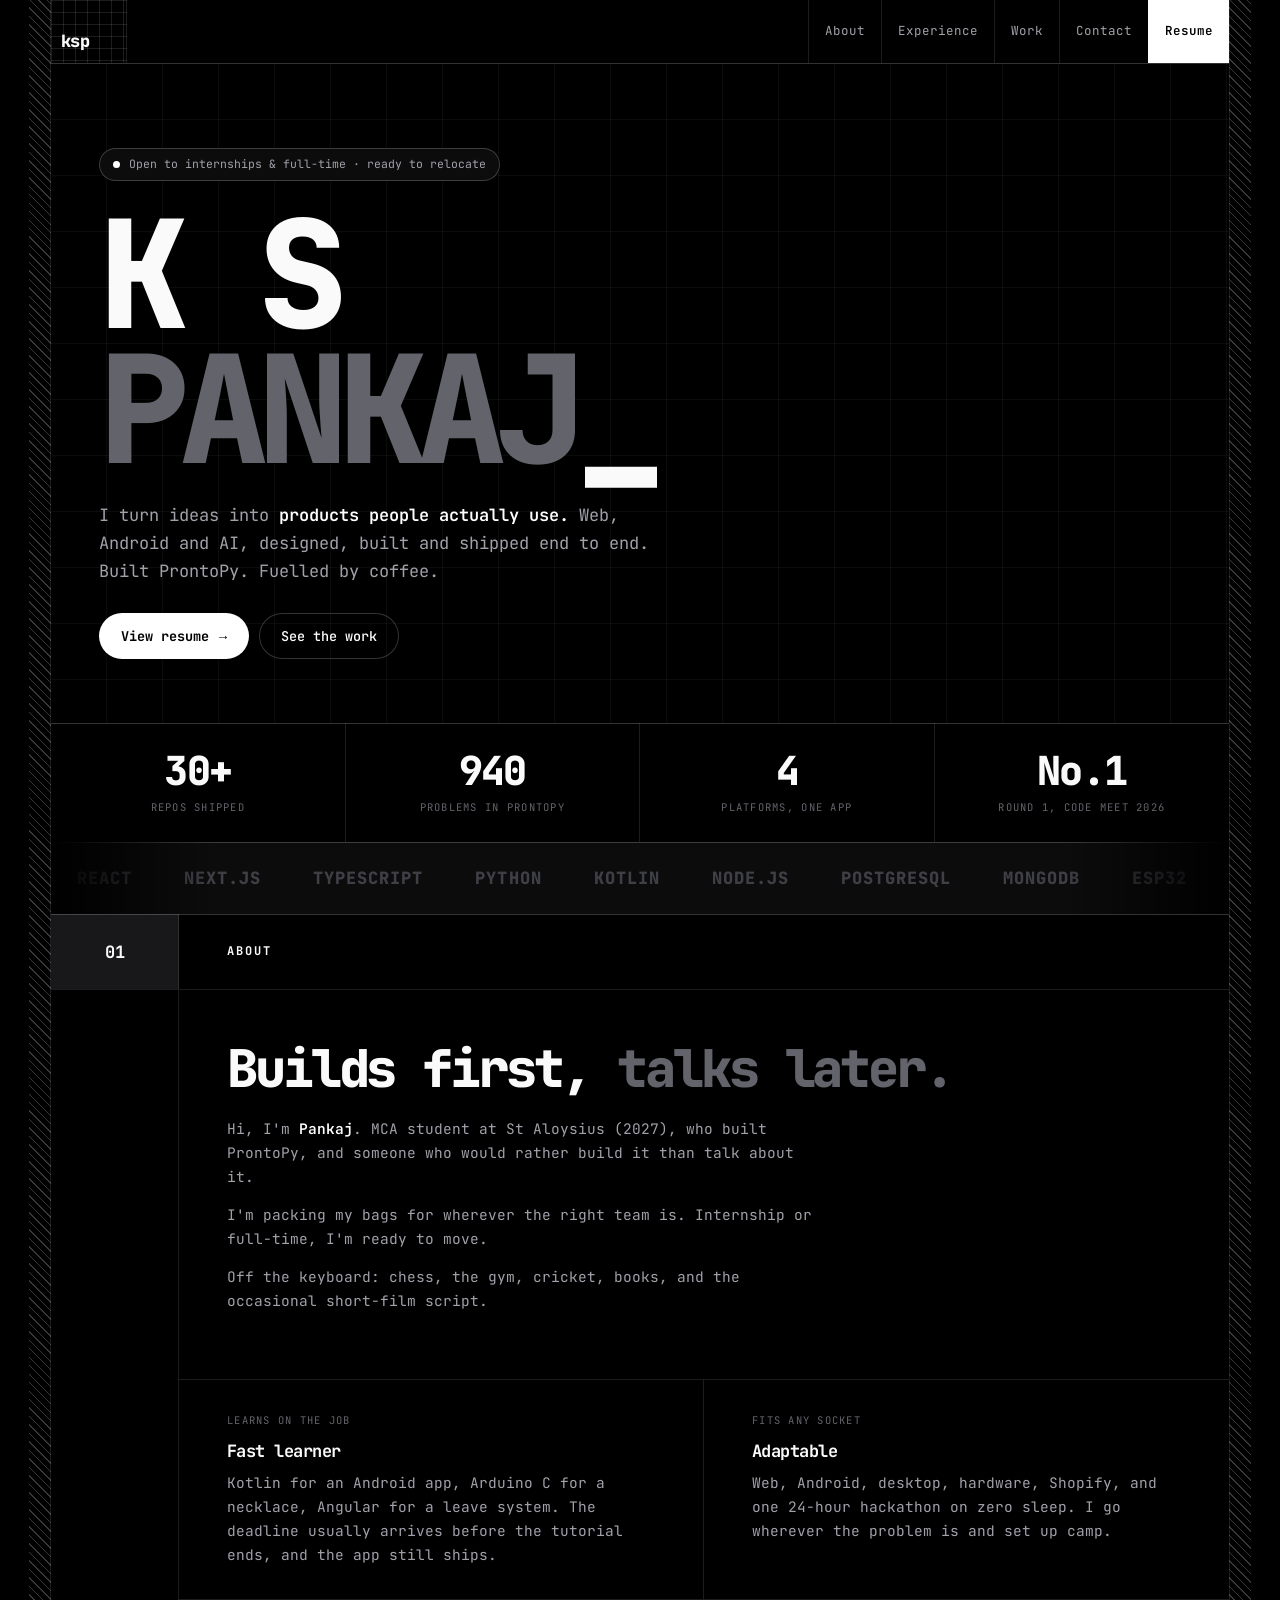
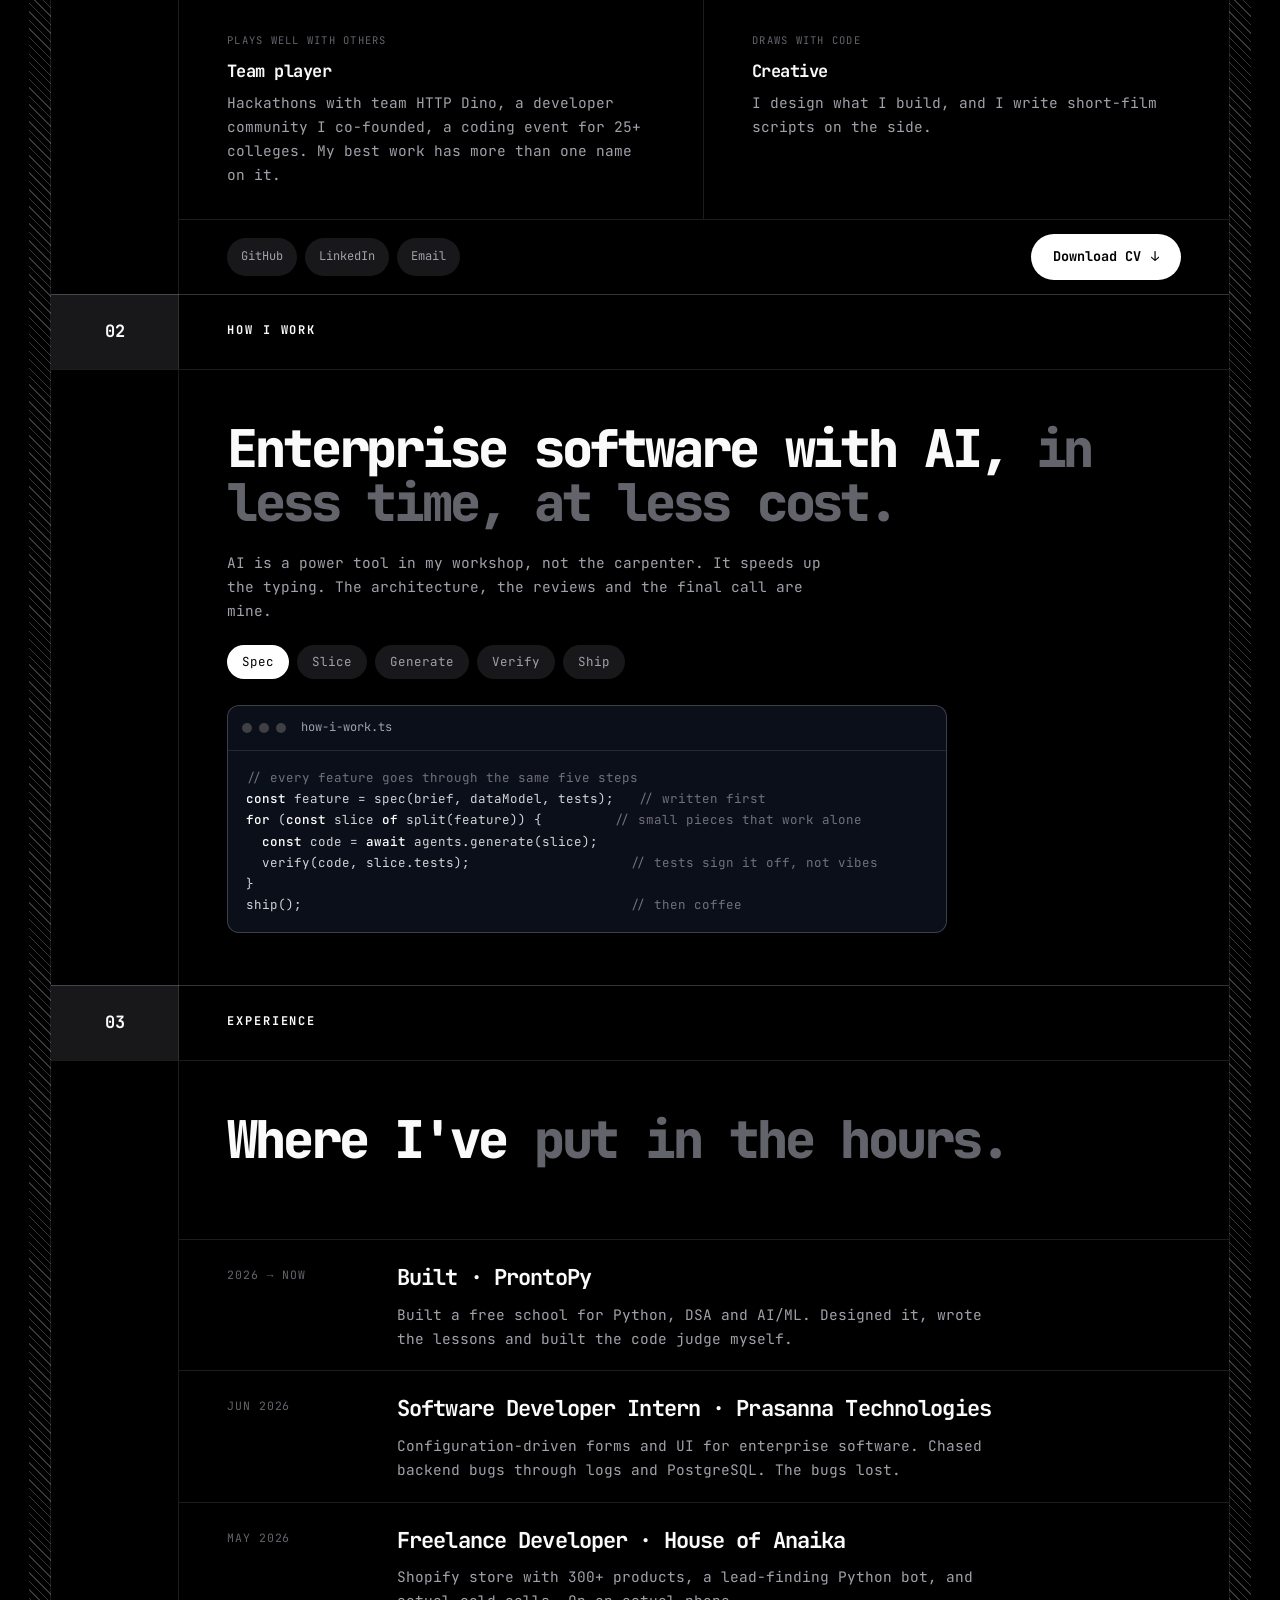
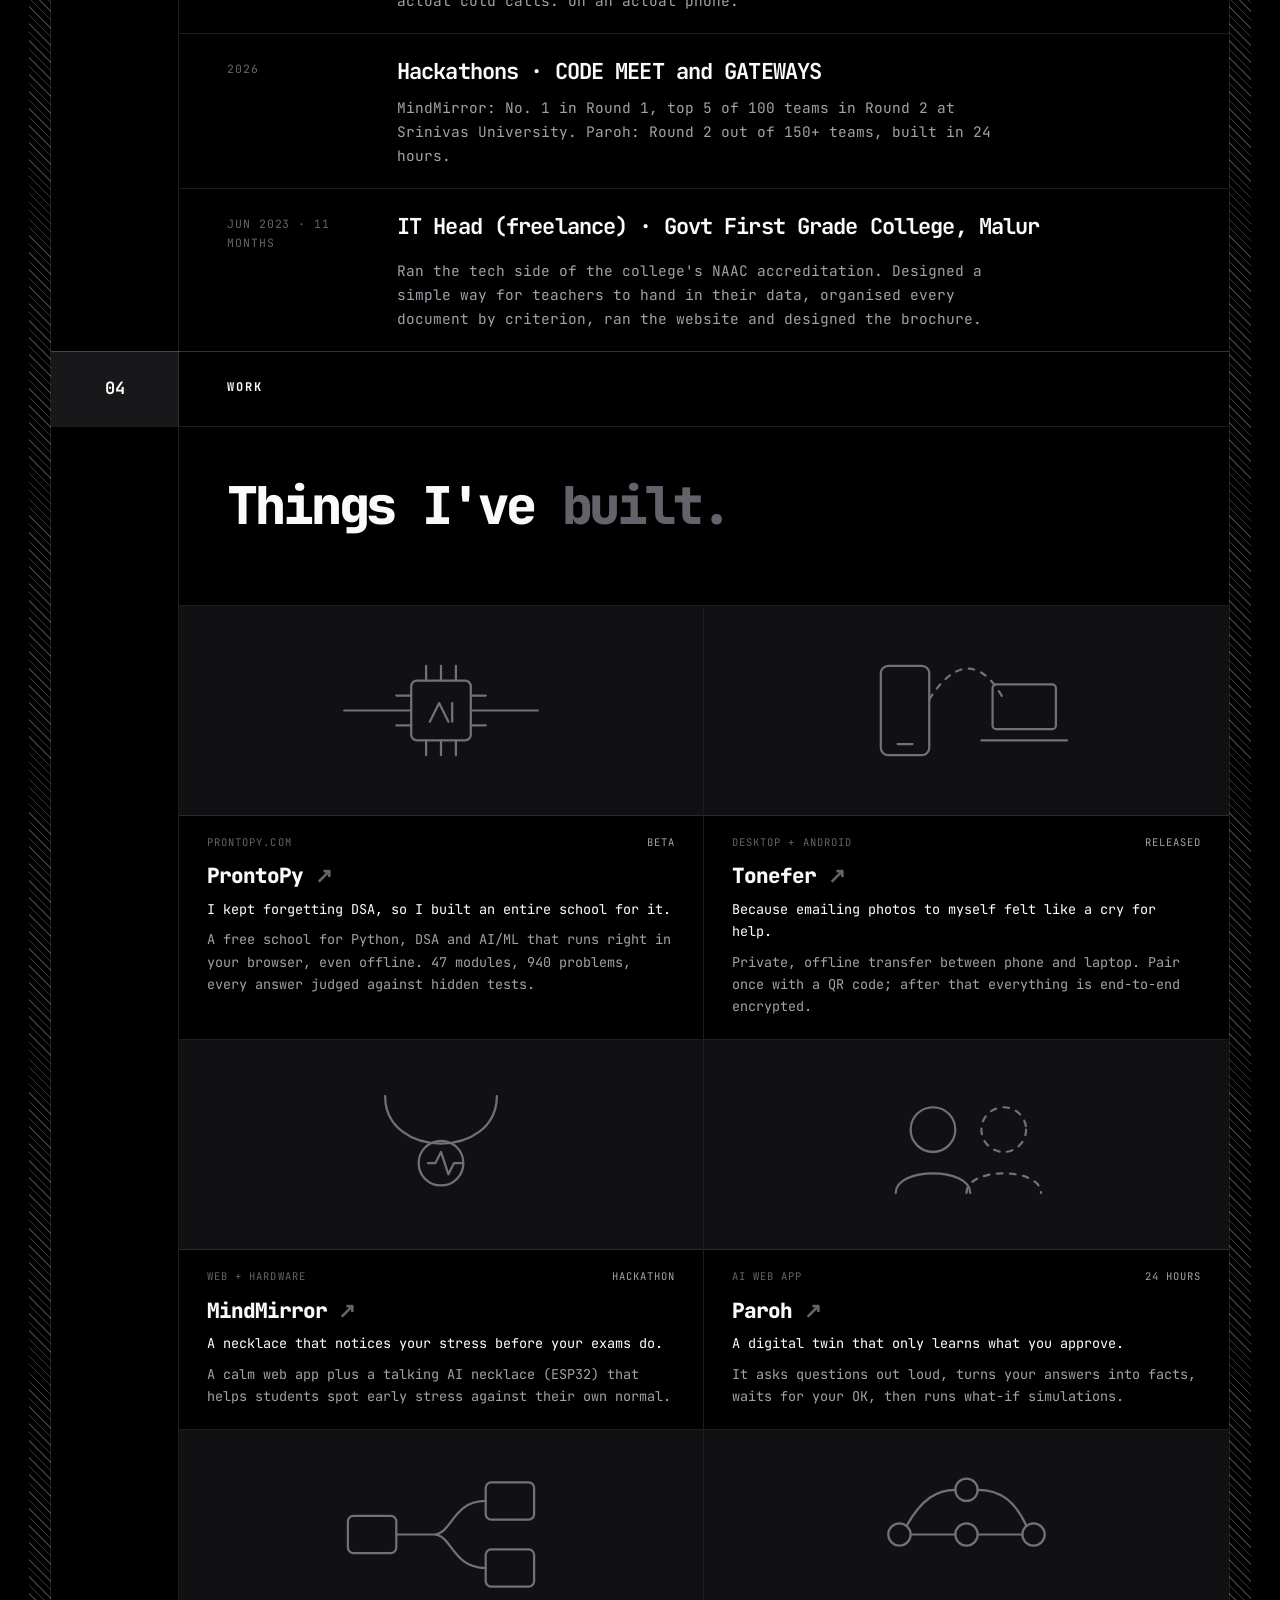
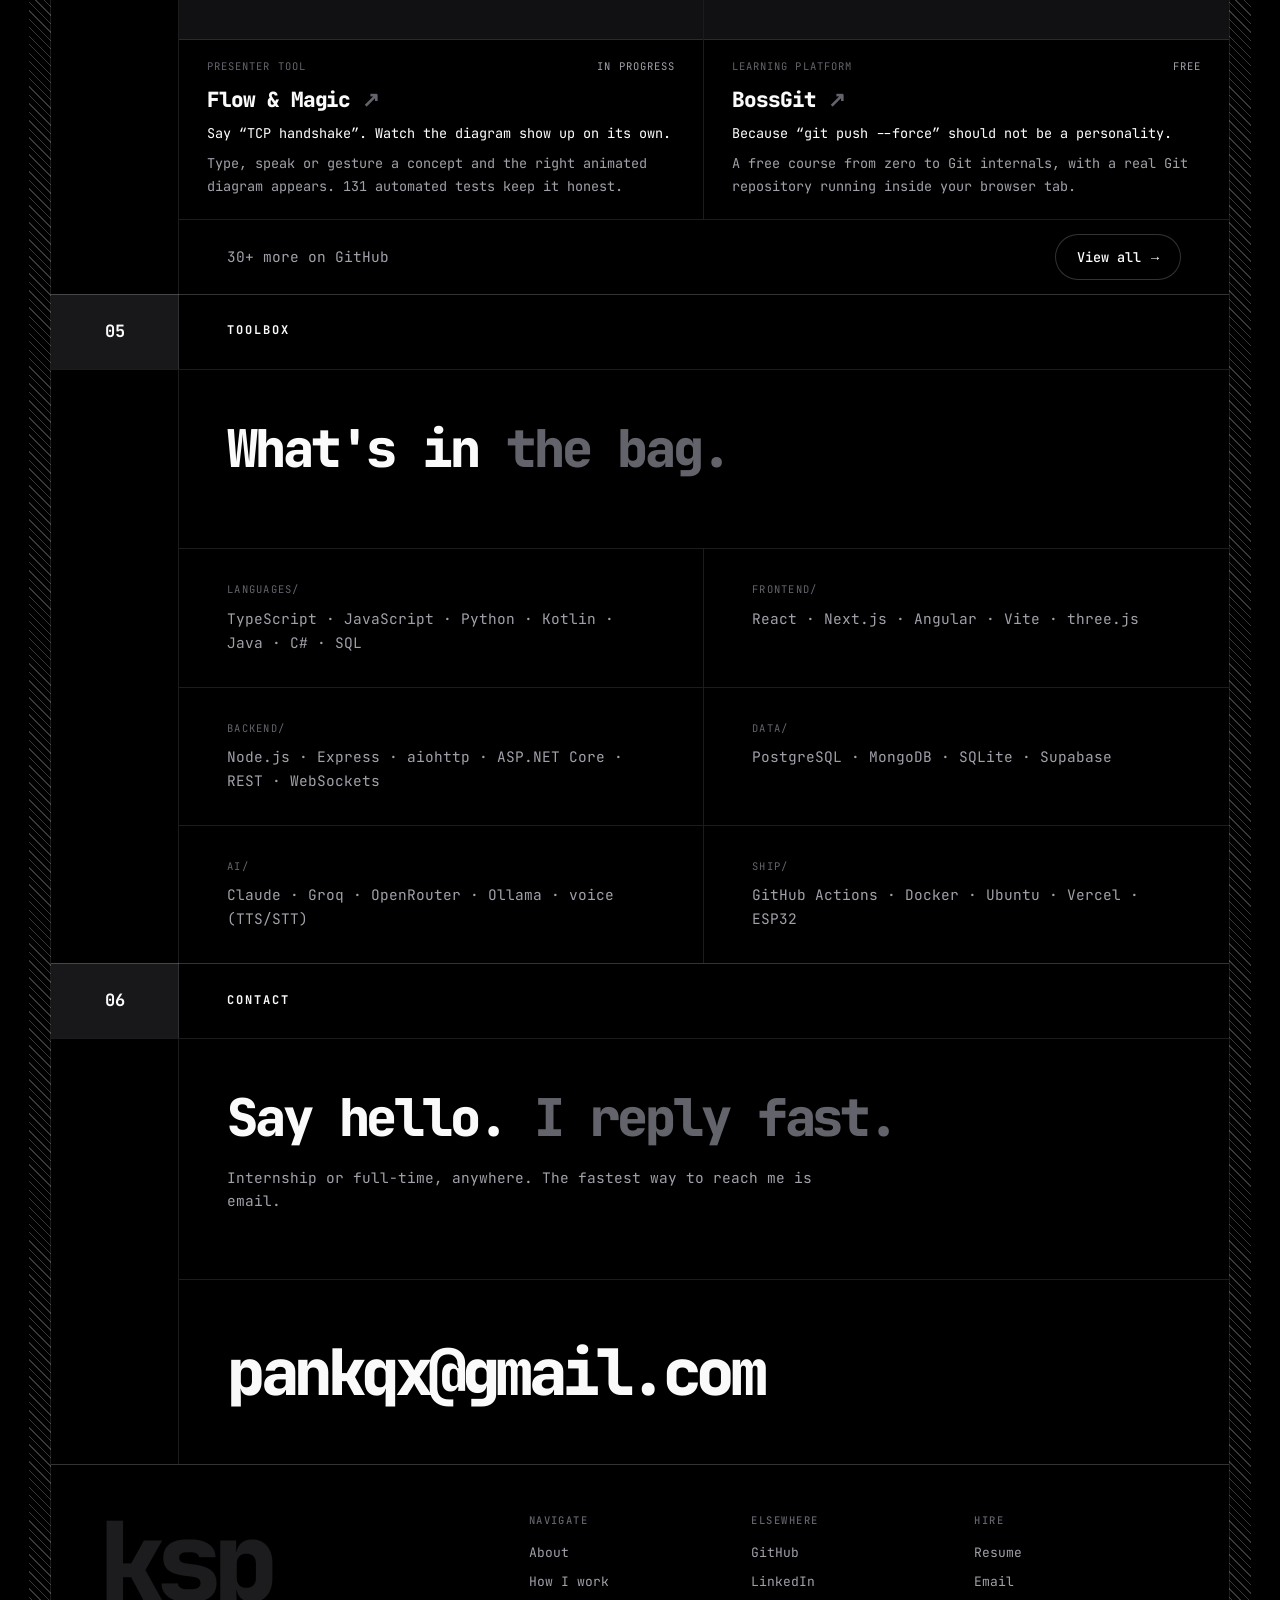
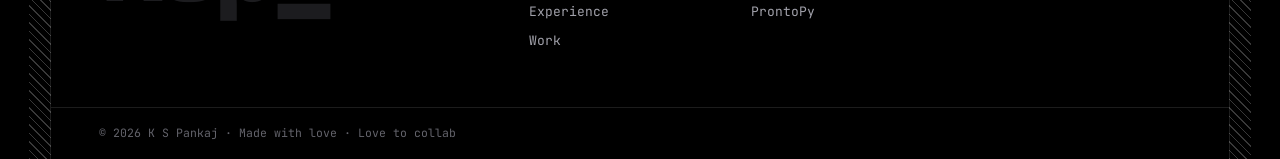
<file: v2/index.html>
<!doctype html>
<html lang="en">
<head>
<meta charset="utf-8">
<meta name="viewport" content="width=device-width, initial-scale=1">
<title>K S Pankaj · AI Full-Stack Engineer</title>
<meta name="description" content="K S Pankaj builds web, Android and AI products end to end. Built ProntoPy.">
<meta name="theme-color" content="#000000">
<meta property="og:title" content="K S Pankaj · AI Full-Stack Engineer">
<meta property="og:image" content="https://pankqx.github.io/pankqx/assets/img/og.png">
<link rel="icon" href="../assets/img/favicon.svg" type="image/svg+xml">
<link rel="preload" href="../assets/fonts/jetbrains-mono-latin-wght-normal.woff2" as="font" type="font/woff2" crossorigin>
<link rel="stylesheet" href="style.css">
</head>
<body>
<div class="frame">
<header class="top"><a class="logo" href="#main">ksp</a><nav><a href="#about">About</a><a href="#experience">Experience</a><a href="#work" class="keep">Work</a><a href="#contact">Contact</a><a class="res" href="resume.html">Resume</a></nav></header>

<main id="main">
<div class="hero">
  <span class="badge">Open to internships &amp; full-time · ready to relocate</span>
  <h1>K S<br><span>Pankaj</span><i>_</i></h1>
  <p>I turn ideas into <b>products people actually use.</b> Web, Android and AI, designed, built and shipped end to end. Built ProntoPy. Fuelled by coffee.</p>
  <div class="cta"><a class="btn" href="resume.html">View resume <s>→</s></a><a class="btn ghost" href="#work">See the work</a></div>
</div>

<div class="stats rule">
  <div data-block><b>30+</b><span>Repos shipped</span></div>
  <div data-block><b>940</b><span>Problems in ProntoPy</span></div>
  <div data-block><b>4</b><span>Platforms, one app</span></div>
  <div data-block><b>No.1</b><span>Round 1, CODE MEET 2026</span></div>
</div>

<div class="ticker rule" aria-hidden="true"><div><span>React</span><span>Next.js</span><span>TypeScript</span><span>Python</span><span>Kotlin</span><span>Node.js</span><span>PostgreSQL</span><span>MongoDB</span><span>ESP32</span><span>Docker</span><span>Supabase</span><span>Angular</span><span>React</span><span>Next.js</span><span>TypeScript</span><span>Python</span><span>Kotlin</span><span>Node.js</span><span>PostgreSQL</span><span>MongoDB</span><span>ESP32</span><span>Docker</span><span>Supabase</span><span>Angular</span></div></div>

<section class="rule" id="about">
  <div class="sec-h"><b>01</b><span>About</span></div>
  <div class="body"><div>
    <div class="pad text rise">
      <h2>Builds first, <em>talks later.</em></h2>
      <p>Hi, I'm <b>Pankaj</b>. MCA student at St Aloysius (2027), who built ProntoPy, and someone who would rather build it than talk about it.</p>
      <p>I'm packing my bags for wherever the right team is. Internship or full-time, I'm ready to move.</p>
      <p>Off the keyboard: chess, the gym, cricket, books, and the occasional short-film script.</p>
    </div>
    <div class="cells two">
      <div class="rise" data-block><small>Learns on the job</small><h3>Fast learner</h3><p>Kotlin for an Android app, Arduino C for a necklace, Angular for a leave system. The deadline usually arrives before the tutorial ends, and the app still ships.</p></div>
      <div class="rise" data-block><small>Fits any socket</small><h3>Adaptable</h3><p>Web, Android, desktop, hardware, Shopify, and one 24-hour hackathon on zero sleep. I go wherever the problem is and set up camp.</p></div>
      <div class="rise" data-block><small>Plays well with others</small><h3>Team player</h3><p>Hackathons with team HTTP Dino, a developer community I co-founded, a coding event for 25+ colleges. My best work has more than one name on it.</p></div>
      <div class="rise" data-block><small>Draws with code</small><h3>Creative</h3><p>I design what I build, and I write short-film scripts on the side.</p></div>
    </div>
    <div class="strip"><div class="icons"><a href="https://github.com/pankqx" target="_blank" rel="noopener">GitHub</a><a href="https://www.linkedin.com/in/pankqx" target="_blank" rel="noopener">LinkedIn</a><a href="mailto:pankqx@gmail.com">Email</a></div><a class="btn" href="resume.html">Download CV <s>↓</s></a></div>
  </div></div>
</section>

<section class="rule" id="how">
  <div class="sec-h"><b>02</b><span>How I work</span></div>
  <div class="body"><div class="pad text rise">
    <h2>Enterprise software with AI, <em>in less time, at less cost.</em></h2>
    <p>AI is a power tool in my workshop, not the carpenter. It speeds up the typing. The architecture, the reviews and the final call are mine.</p>
    <ul class="pills"><li>Spec</li><li>Slice</li><li>Generate</li><li>Verify</li><li>Ship</li></ul>
    <div class="code"><header><i></i><i></i><i></i><span>how-i-work.ts</span></header><pre><u>// every feature goes through the same five steps</u>
<b>const</b> feature = spec(brief, dataModel, tests);   <u>// written first</u>
<b>for</b> (<b>const</b> slice <b>of</b> split(feature)) {         <u>// small pieces that work alone</u>
  <b>const</b> code = <b>await</b> agents.generate(slice);
  verify(code, slice.tests);                    <u>// tests sign it off, not vibes</u>
}
ship();                                         <u>// then coffee</u></pre></div>
  </div></div>
</section>

<section class="rule" id="experience">
  <div class="sec-h"><b>03</b><span>Experience</span></div>
  <div class="body"><div>
    <div class="pad"><h2>Where I've <em>put in the hours.</em></h2></div>
    <div class="xp rise" data-block><time>2026 → now</time><h3>Built · ProntoPy</h3><p>Built a free school for Python, DSA and AI/ML. Designed it, wrote the lessons and built the code judge myself.</p></div>
    <div class="xp rise" data-block><time>Jun 2026</time><h3>Software Developer Intern · Prasanna Technologies</h3><p>Configuration-driven forms and UI for enterprise software. Chased backend bugs through logs and PostgreSQL. The bugs lost.</p></div>
    <div class="xp rise" data-block><time>May 2026</time><h3>Freelance Developer · House of Anaika</h3><p>Shopify store with 300+ products, a lead-finding Python bot, and actual cold calls. On an actual phone.</p></div>
    <div class="xp rise" data-block><time>2026</time><h3>Hackathons · CODE MEET and GATEWAYS</h3><p>MindMirror: No. 1 in Round 1, top 5 of 100 teams in Round 2 at Srinivas University. Paroh: Round 2 out of 150+ teams, built in 24 hours.</p></div>
    <div class="xp rise" data-block><time>Jun 2023 · 11 months</time><h3>IT Head (freelance) · Govt First Grade College, Malur</h3><p>Ran the tech side of the college's NAAC accreditation. Designed a simple way for teachers to hand in their data, organised every document by criterion, ran the website and designed the brochure.</p></div>
  </div></div>
</section>

<section class="rule" id="work">
  <div class="sec-h"><b>04</b><span>Work</span></div>
  <div class="body"><div>
    <div class="pad"><h2>Things I've <em>built.</em></h2></div>
    <div class="bento">
      <article class="card rise" data-block><div class="thumb"><svg class="art" viewBox="0 0 120 80" aria-hidden="true"><rect x="44" y="24" width="32" height="32" rx="3"/><path d="M52 24v-8M60 24v-8M68 24v-8M52 64v-8M60 64v-8M68 64v-8M44 32h-8M44 40h-8M44 48h-8M84 32h-8M84 40h-8M84 48h-8M8 40h28M84 40h28"/><path d="M54 46l5-10 5 10M66 36v10"/></svg></div><div class="t"><small><span>prontopy.com</span><em>beta</em></small><h3><a href="https://python-dsa-sigma.vercel.app/" target="_blank" rel="noopener">ProntoPy</a></h3><q>I kept forgetting DSA, so I built an entire school for it.</q><p>A free school for Python, DSA and AI/ML that runs right in your browser, even offline. 47 modules, 940 problems, every answer judged against hidden tests.</p></div></article>
      <article class="card rise" data-block><div class="thumb"><svg class="art" viewBox="0 0 120 80" aria-hidden="true"><rect x="14" y="16" width="26" height="48" rx="4"/><path d="M23 58h8"/><path d="M40 34c14-22 28-22 40 0" stroke-dasharray="3 4"/><rect x="74" y="26" width="34" height="24" rx="2"/><path d="M68 56h46"/></svg></div><div class="t"><small><span>desktop + android</span><em>released</em></small><h3><a href="https://github.com/pankqx/tonefer" target="_blank" rel="noopener">Tonefer</a></h3><q>Because emailing photos to myself felt like a cry for help.</q><p>Private, offline transfer between phone and laptop. Pair once with a QR code; after that everything is end-to-end encrypted.</p></div></article>
      <article class="card rise" data-block><div class="thumb"><svg class="art" viewBox="0 0 120 80" aria-hidden="true"><path d="M30 14c0 34 60 34 60 0"/><circle cx="60" cy="50" r="12"/><path d="M53 50h4l3-6 4 12 3-6h4"/></svg></div><div class="t"><small><span>web + hardware</span><em>hackathon</em></small><h3><a href="https://pankqx.github.io/MindMirror/" target="_blank" rel="noopener">MindMirror</a></h3><q>A necklace that notices your stress before your exams do.</q><p>A calm web app plus a talking AI necklace (ESP32) that helps students spot early stress against their own normal.</p></div></article>
      <article class="card rise" data-block><div class="thumb"><svg class="art" viewBox="0 0 120 80" aria-hidden="true"><circle cx="42" cy="32" r="12"/><path d="M22 66c0-14 40-14 40 0"/><circle cx="80" cy="32" r="12" stroke-dasharray="3 4"/><path d="M60 66c0-14 40-14 40 0" stroke-dasharray="3 4"/></svg></div><div class="t"><small><span>ai web app</span><em>24 hours</em></small><h3><a href="https://paroh-twin.vercel.app" target="_blank" rel="noopener">Paroh</a></h3><q>A digital twin that only learns what you approve.</q><p>It asks questions out loud, turns your answers into facts, waits for your OK, then runs what-if simulations.</p></div></article>
      <article class="card rise" data-block><div class="thumb"><svg class="art" viewBox="0 0 120 80" aria-hidden="true"><rect x="10" y="30" width="26" height="20" rx="3"/><rect x="84" y="12" width="26" height="20" rx="3"/><rect x="84" y="48" width="26" height="20" rx="3"/><path d="M36 40h20c10 0 10-18 28-18M56 40c10 0 10 18 28 18"/></svg></div><div class="t"><small><span>presenter tool</span><em>in progress</em></small><h3><a href="https://github.com/pankqx/flow-magic" target="_blank" rel="noopener">Flow &amp; Magic</a></h3><q>Say “TCP handshake”. Watch the diagram show up on its own.</q><p>Type, speak or gesture a concept and the right animated diagram appears. 131 automated tests keep it honest.</p></div></article>
      <article class="card rise" data-block><div class="thumb"><svg class="art" viewBox="0 0 120 80" aria-hidden="true"><circle cx="24" cy="40" r="6"/><circle cx="60" cy="40" r="6"/><circle cx="96" cy="40" r="6"/><circle cx="60" cy="16" r="6"/><path d="M30 40h24M66 40h24M28 35c8-14 16-19 26-19M66 16c12 0 20 6 26 19"/></svg></div><div class="t"><small><span>learning platform</span><em>free</em></small><h3><a href="https://github.com/pankqx/Bossgit" target="_blank" rel="noopener">BossGit</a></h3><q>Because “git push --force” should not be a personality.</q><p>A free course from zero to Git internals, with a real Git repository running inside your browser tab.</p></div></article>
    </div>
    <div class="strip"><span style="color:var(--soft)">30+ more on GitHub</span><a class="btn ghost" href="https://github.com/pankqx" target="_blank" rel="noopener">View all <s>→</s></a></div>
  </div></div>
</section>

<section class="rule" id="toolbox">
  <div class="sec-h"><b>05</b><span>Toolbox</span></div>
  <div class="body"><div>
    <div class="pad"><h2>What's in <em>the bag.</em></h2></div>
    <div class="cells two">
      <div class="rise" data-block><small>languages/</small><p>TypeScript · JavaScript · Python · Kotlin · Java · C# · SQL</p></div>
      <div class="rise" data-block><small>frontend/</small><p>React · Next.js · Angular · Vite · three.js</p></div>
      <div class="rise" data-block><small>backend/</small><p>Node.js · Express · aiohttp · ASP.NET Core · REST · WebSockets</p></div>
      <div class="rise" data-block><small>data/</small><p>PostgreSQL · MongoDB · SQLite · Supabase</p></div>
      <div class="rise" data-block><small>ai/</small><p>Claude · Groq · OpenRouter · Ollama · voice (TTS/STT)</p></div>
      <div class="rise" data-block><small>ship/</small><p>GitHub Actions · Docker · Ubuntu · Vercel · ESP32</p></div>
    </div>
  </div></div>
</section>

<section class="rule" id="contact">
  <div class="sec-h"><b>06</b><span>Contact</span></div>
  <div class="body"><div>
    <div class="pad text"><h2>Say hello. <em>I reply fast.</em></h2><p>Internship or full-time, anywhere. The fastest way to reach me is email.</p></div>
    <a class="mail" href="mailto:pankqx@gmail.com">pankqx@gmail.com</a>
  </div></div>
</section>
</main>

<footer class="rule">
  <div class="foot"><div class="big">ksp_</div><div><h4>Navigate</h4><a href="#about">About</a><a href="#how">How I work</a><a href="#experience">Experience</a><a href="#work">Work</a></div><div><h4>Elsewhere</h4><a href="https://github.com/pankqx" target="_blank" rel="noopener">GitHub</a><a href="https://www.linkedin.com/in/pankqx" target="_blank" rel="noopener">LinkedIn</a><a href="https://python-dsa-sigma.vercel.app/" target="_blank" rel="noopener">ProntoPy</a></div><div><h4>Hire</h4><a href="resume.html">Resume</a><a href="mailto:pankqx@gmail.com">Email</a></div></div>
  <div class="end"><span>© 2026 K S Pankaj · Made with love · Love to collab</span><span data-visits hidden>Visitor <b data-visits-n></b></span></div>
</footer>
</div>
<script>(function(){var s=document.createElement('script');s.src=/[?&]edit\b/.test(location.search)?'edit.js':'app.js';document.body.appendChild(s);})();</script>
</body>
</html>
</file>
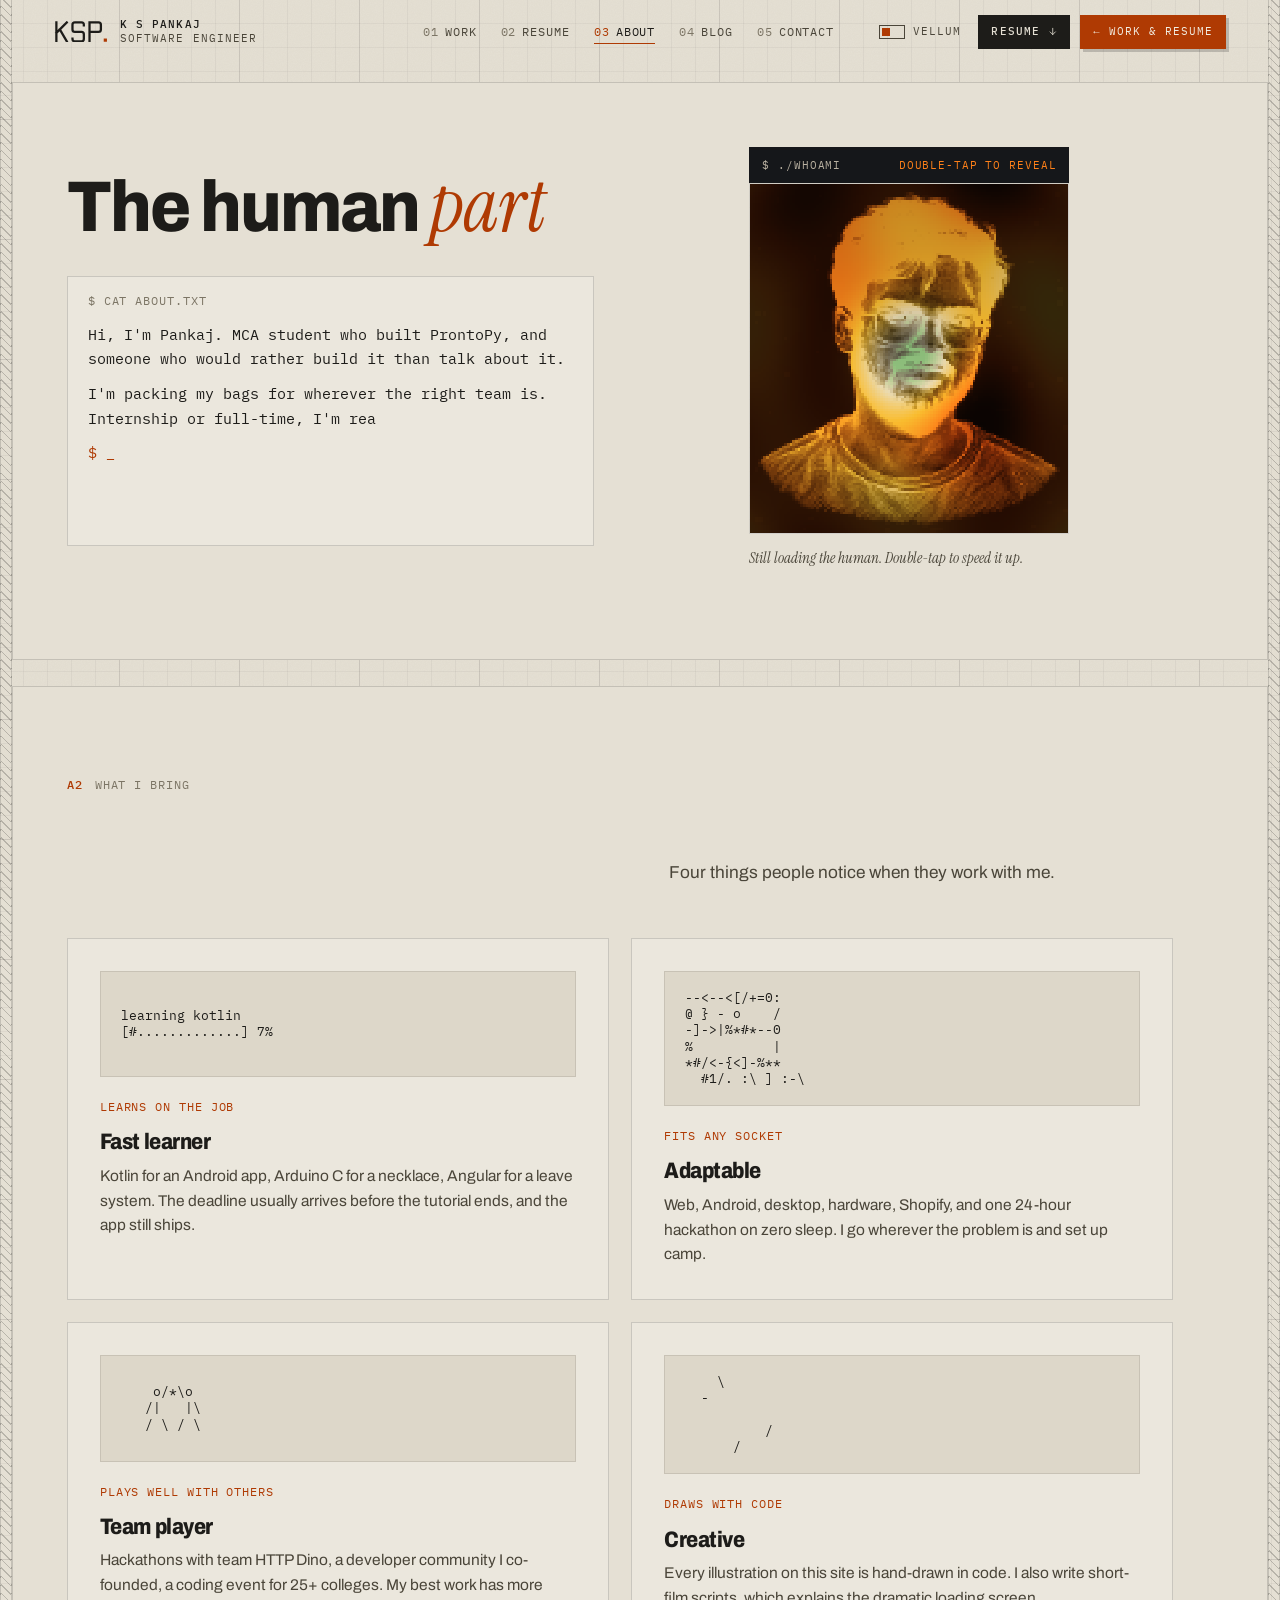
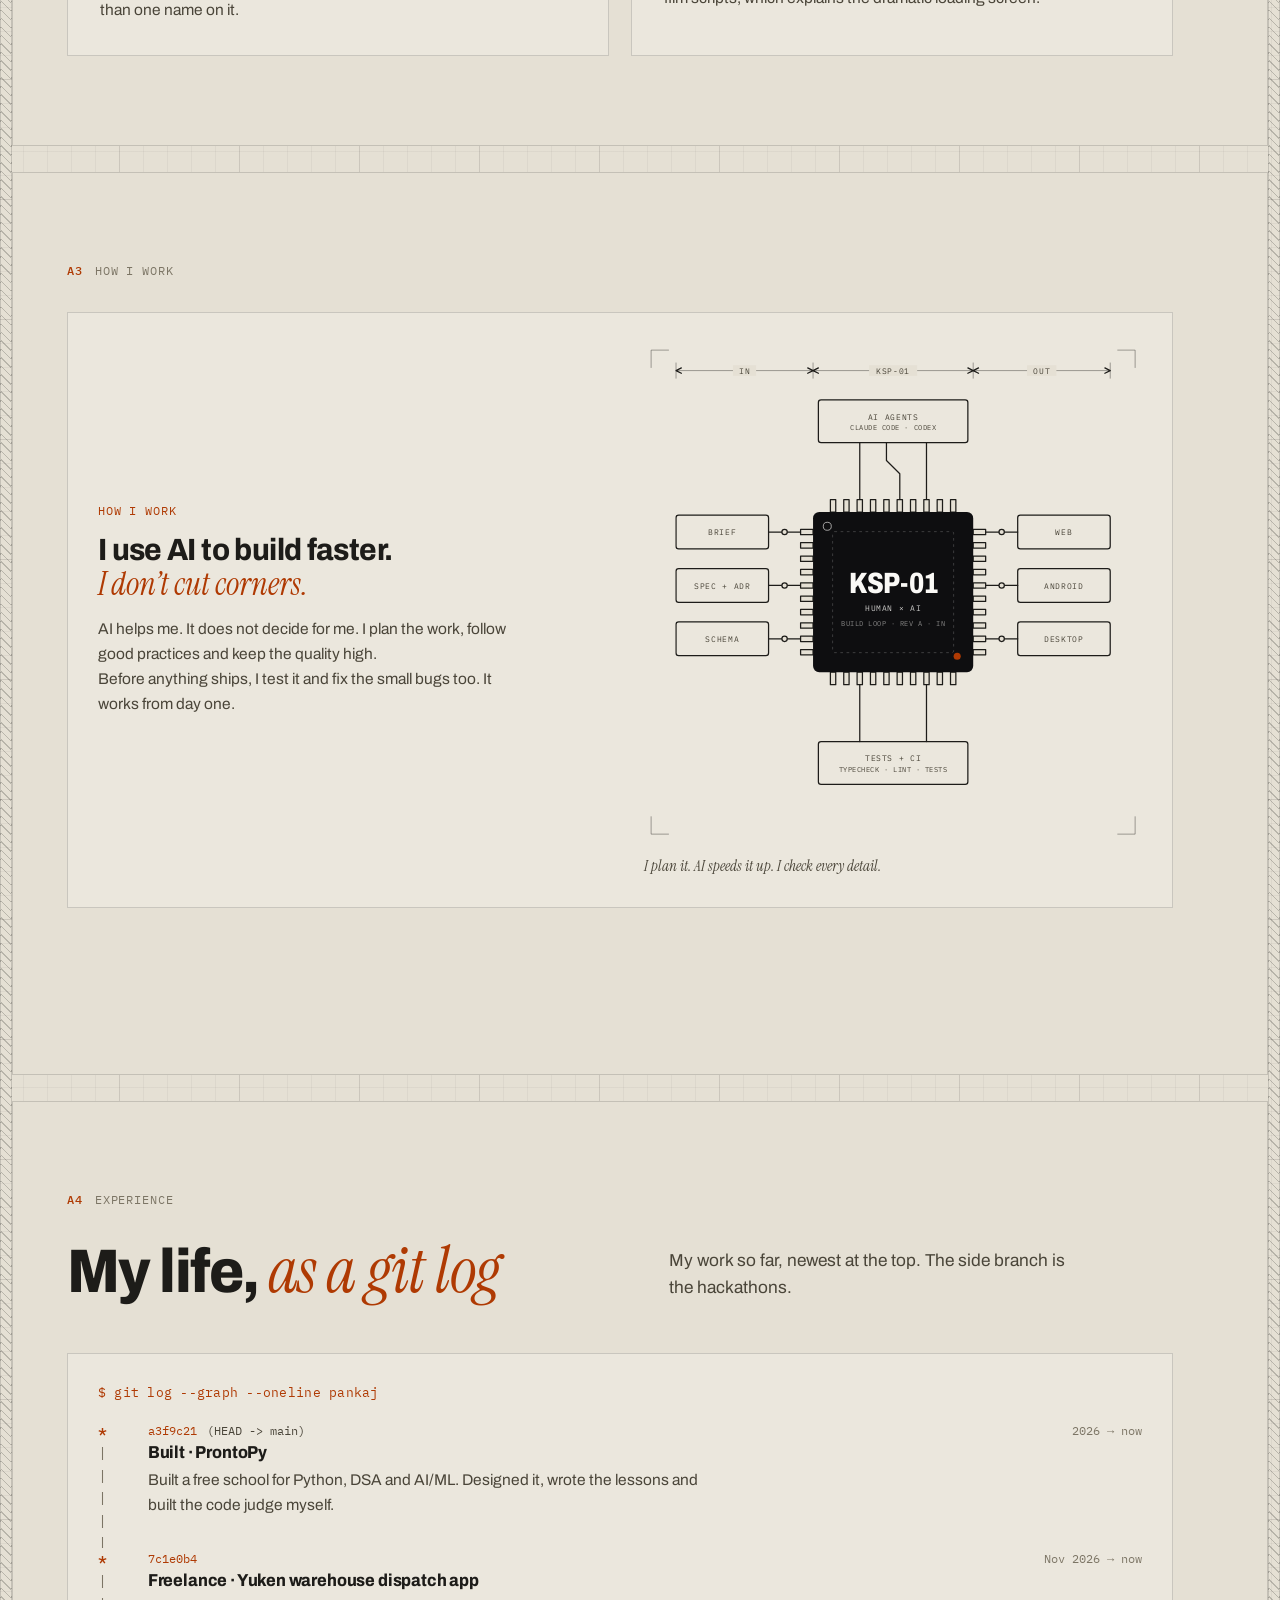
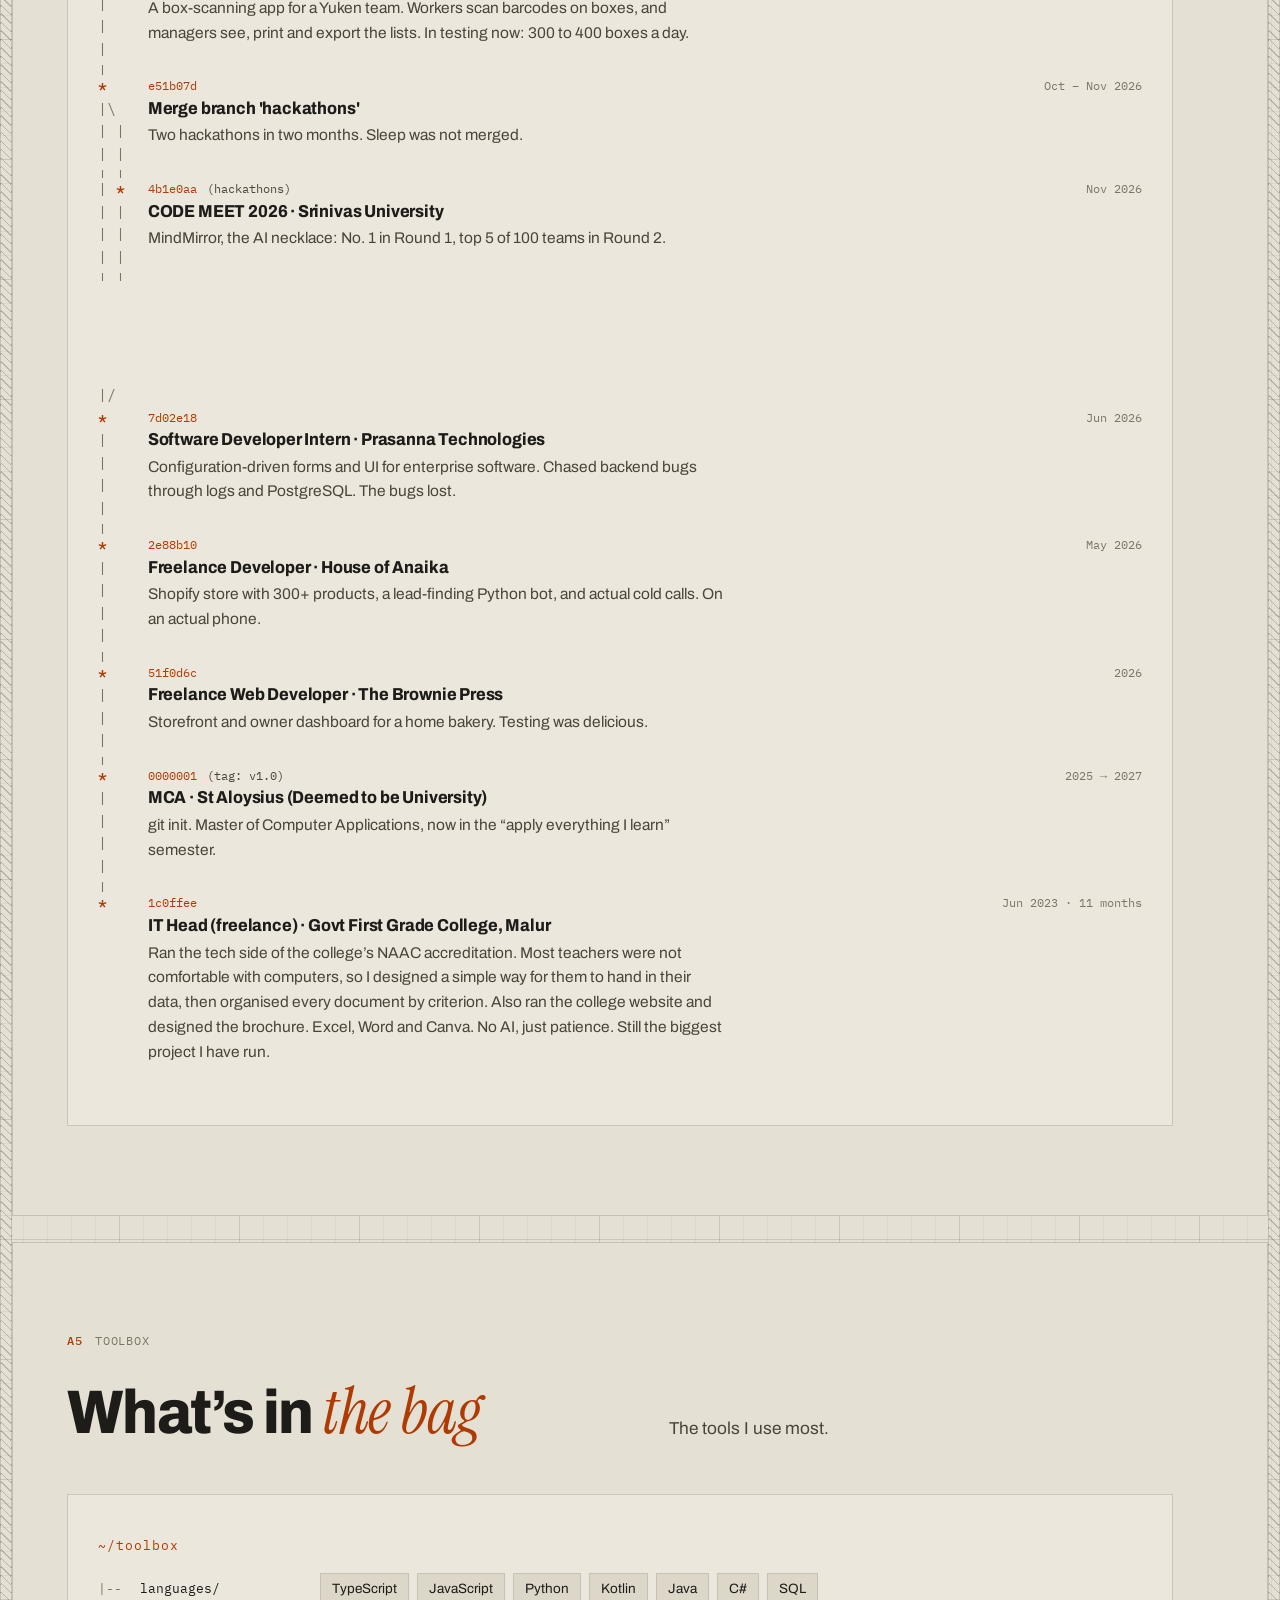
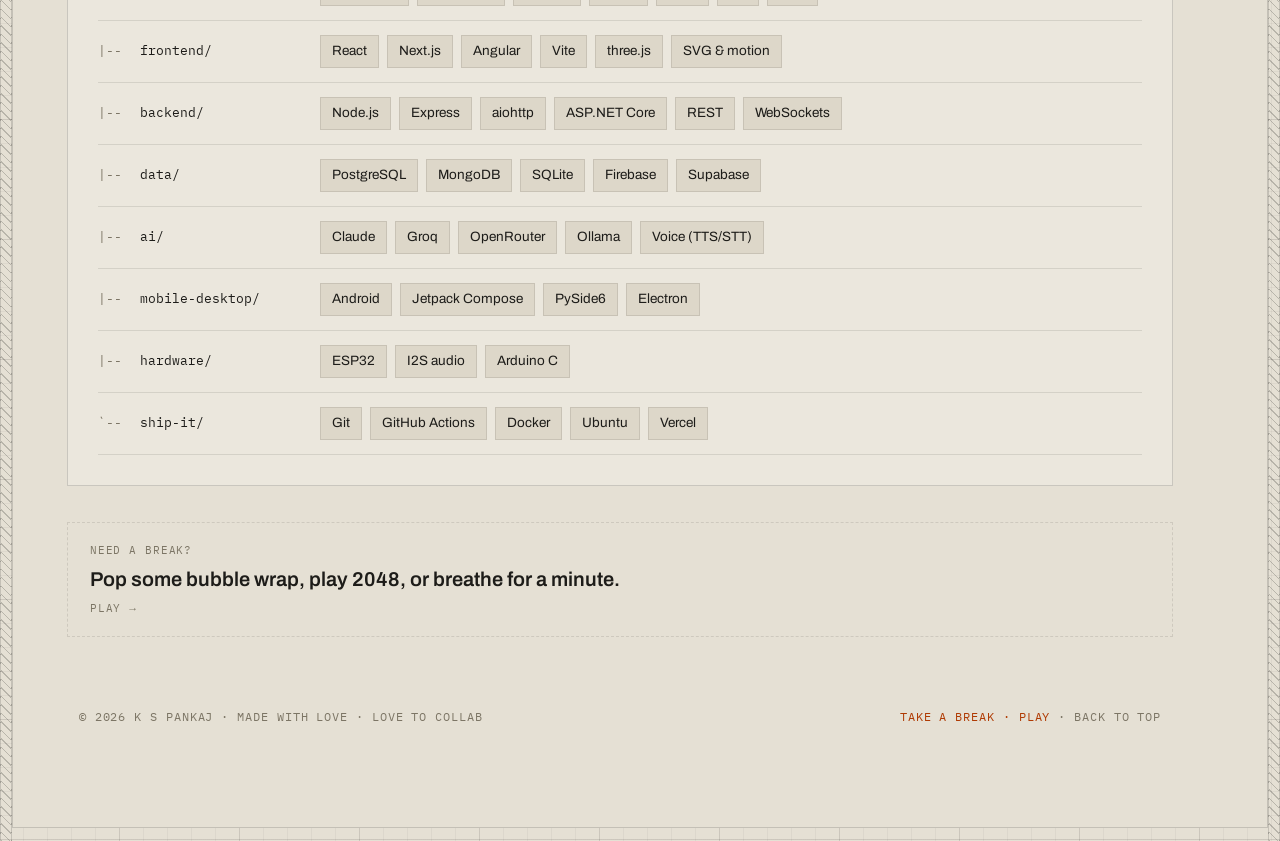
<file: about.html>
<!doctype html>
<html lang="en" data-theme="blueprint">
<head>
<meta charset="utf-8">
<meta name="viewport" content="width=device-width, initial-scale=1, viewport-fit=cover">
<title>About · K S Pankaj</title>
<meta name="description" content="The human part: fast learner, adaptable, creative, team player. How K S Pankaj works, his experience as a git log, his toolbox, and and what he uses.">
<meta name="author" content="K S Pankaj">
<meta name="theme-color" content="#ece8df">
<link rel="canonical" href="https://pankqx.github.io/pankqx/about">
<meta property="og:type" content="website">
<meta property="og:url" content="https://pankqx.github.io/pankqx/about">
<meta property="og:title" content="About · K S Pankaj">
<meta property="og:description" content="The human part: fast learner, adaptable, creative, team player. How K S Pankaj works, his experience as a git log, his toolbox, and and what he uses.">
<meta property="og:image" content="https://pankqx.github.io/pankqx/assets/img/og.png">
<meta property="og:image:width" content="1200">
<meta property="og:image:height" content="630">
<meta name="twitter:card" content="summary_large_image">
<link rel="icon" href="assets/img/favicon.svg" type="image/svg+xml">
<link rel="preload" href="assets/fonts/archivo-latin-wdth-normal.woff2" as="font" type="font/woff2" crossorigin>
<link rel="preload" href="assets/fonts/ibm-plex-mono-latin-400-normal.woff2" as="font" type="font/woff2" crossorigin>
<link rel="stylesheet" href="assets/css/site.css?v=__V__">
<script>(function(){var d=document.documentElement;d.classList.add('js');try{var m=matchMedia('(prefers-color-scheme: dark)'),pick=function(){return sessionStorage.getItem('ksp-theme-visit')||'vellum';};d.setAttribute('data-theme',pick());if(sessionStorage.getItem('ksp-wipe')){d.classList.add('wipe-in');sessionStorage.removeItem('ksp-wipe');}}catch(e){}})();</script>
</head>
<body class="pg-about">
<a class="skip" href="#main">Skip to content</a>
<svg width="0" height="0" style="position:absolute" aria-hidden="true">
<defs>
<pattern id="hatch" width="6" height="6" patternUnits="userSpaceOnUse" patternTransform="rotate(45)"><line x1="0" y1="0" x2="0" y2="6" stroke="currentColor" stroke-width="1" opacity=".38"/></pattern>
<symbol id="i-arr" viewBox="0 0 20 20"><path d="M5 15 15 5M7 5h8v8" fill="none" stroke="currentColor" stroke-width="1.7" stroke-linecap="square"/></symbol>
<symbol id="i-down" viewBox="0 0 20 20"><path d="M10 3v13M4.5 10.5 10 16l5.5-5.5" fill="none" stroke="currentColor" stroke-width="1.7" stroke-linecap="square"/></symbol>
<symbol id="i-dl" viewBox="0 0 20 20"><path d="M10 2.5v10M5.5 8 10 12.5 14.5 8M3 17h14" fill="none" stroke="currentColor" stroke-width="1.7" stroke-linecap="square"/></symbol>
<symbol id="i-x" viewBox="0 0 20 20"><path d="m4.5 4.5 11 11m0-11-11 11" fill="none" stroke="currentColor" stroke-width="1.7"/></symbol>
<symbol id="i-eye" viewBox="0 0 20 20"><path d="M1.5 10S5 4 10 4s8.5 6 8.5 6-3.5 6-8.5 6-8.5-6-8.5-6Z" fill="none" stroke="currentColor" stroke-width="1.6"/><circle cx="10" cy="10" r="2.6" fill="none" stroke="currentColor" stroke-width="1.6"/></symbol>
<symbol id="i-zoom" viewBox="0 0 20 20"><circle cx="8.5" cy="8.5" r="5.5" fill="none" stroke="currentColor" stroke-width="1.6"/><path d="m12.8 12.8 4.7 4.7M8.5 6v5M6 8.5h5" fill="none" stroke="currentColor" stroke-width="1.6"/></symbol>
</defs></svg>
<div class="wipe" aria-hidden="true"></div>
<div class="trace trace-h" aria-hidden="true"><div class="tfill"></div></div>
<header class="bar" id="bar">
<a class="brand" href="./" aria-label="K S Pankaj, home"><svg class="mark" viewBox="-1.5 -1.5 57 23" aria-hidden="true"><g fill="none" stroke="currentColor" stroke-width="2.4" stroke-linecap="square" stroke-linejoin="miter"><path pathLength="1" d="M1 0V20M12 0L1 11M4.6 7.4L12 20"/><path pathLength="1" d="M30 3V2.5Q30 0 27.5 0H20.5Q18 0 18 2.5V7.5Q18 10 20.5 10H27.5Q30 10 30 12.5V17.5Q30 20 27.5 20H20.5Q18 20 18 17.5V17"/><path pathLength="1" d="M36 20V0H45.5Q48 0 48 2.5V7.5Q48 10 45.5 10H36"/></g><rect class="mdot ldot" x="51" y="17" width="3.4" height="3.4"/></svg><span class="brand-name"><b>K S Pankaj</b>Software engineer</span></a>
<nav class="nav" aria-label="Sections"><a href="./#work" data-sec="work"><span>01</span>Work</a><a href="./#resume" data-sec="resume"><span>02</span>Resume</a><a href="#intro" data-sec="intro traits method experience toolbox"><span>03</span>About</a><a href="blog/" data-sec="blog post"><span>04</span>Blog</a><a href="contact" data-sec="contact"><span>05</span>Contact</a></nav>
<div class="bar-r">
<button class="mode" type="button" aria-pressed="false" aria-label="Switch between light vellum and dark blueprint"><span class="sw"></span><span class="lbl lbl-v">Vellum</span><span class="lbl lbl-b">Blueprint</span></button>
<a class="btn btn-sm" href="./#resume">Resume <svg class="arr" aria-hidden="true"><use href="#i-down"/></svg></a>
<a class="human-btn" href="./#work"><b>←</b> <span class="hb-long">Work &amp; resume</span><span class="hb-short">Work</span></a>
</div>
</header>
<main id="main">
<!-- A1 · INTRO -->
<section class="sheet about-intro" id="intro" data-sheet="A1" data-title="About">
<div class="wrap">
<div class="ai-grid">
<div>
<h1 class="h2 about-h1">The human <span class="serif">part</span></h1>
<div class="term rv">
<div class="term-bar mono"><span>$ cat about.txt</span><span class="muted">K S Pankaj</span></div>
<!-- ✏️ EDIT: the about.txt text that types itself. Each <p> is one paragraph -->
<div class="term-body" data-type><p>Hi, I&#x27;m Pankaj. MCA student who built ProntoPy, and someone who would rather build it than talk about it.</p><p>I&#x27;m packing my bags for wherever the right team is. Internship or full-time, I&#x27;m ready to move.</p><p>Off the keyboard: chess, the gym, cricket, books, and the occasional short-film script.</p><p class="term-cursor" aria-hidden="true">$ <span class="caret">_</span></p></div>
</div>
</div>
<div class="ai-side">
<figure class="portrait rv" data-portrait>
<div class="pt-bar mono"><span>$ ./whoami</span><span class="pt-hint" data-pt-hint>double-tap to reveal</span></div>
<button class="pt-screen" type="button" aria-label="Portrait of K S Pankaj. Double-tap or double-click to reveal the drawing." data-pt-screen>
<img class="pt-img" src="assets/img/pankaj-sketch.webp" alt="Pen-and-ink sketch of K S Pankaj with glasses and a beard" width="693" height="760">
<canvas class="pt-plasma" aria-hidden="true"></canvas>
</button>
<figcaption class="fig mono"><span class="serif">Still loading the human. Double-tap to speed it up.</span></figcaption>
</figure>

</div>
</div>
</div>
</section>
<!-- A2 · TRAITS -->
<section class="sheet" id="traits" data-sheet="A2" data-title="Traits">
<div class="wrap">
<header class="sh rv"><span class="sh-no">A2</span><span class="sh-label">What I bring</span></header>
<!-- ✏️ EDIT: section title and the line beside it -->
<div class="head2"><h2 class="h2 rv">What I bring <span class="serif">to a team</span></h2><p class="lede rv" style="--d:.08s">Four things people notice when they work with me.</p></div>
<div class="traits traits-a">
<!-- ✏️ EDIT: the 4 trait cards. Title in <h3>, line in <p> -->
<article class="trait trait-a rv" style="--d:0.00s">
<pre class="sprite" data-sprite="fast" aria-hidden="true">learning kotlin
[##############] ok</pre>
<span class="mono">Learns on the job</span><h3>Fast learner</h3><p>Kotlin for an Android app, Arduino C for a necklace, Angular for a leave system. The deadline usually arrives before the tutorial ends, and the app still ships.</p></article>
<article class="trait trait-a rv" style="--d:0.08s">
<pre class="sprite" data-sprite="adapt" aria-hidden="true">+----------+
|          |
|   web    |
|          |
+----------+</pre>
<span class="mono">Fits any socket</span><h3>Adaptable</h3><p>Web, Android, desktop, hardware, Shopify, and one 24-hour hackathon on zero sleep. I go wherever the problem is and set up camp.</p></article>
<article class="trait trait-a rv" style="--d:0.16s">
<pre class="sprite" data-sprite="team" aria-hidden="true">    o/*\o    
   /|   |\   
   / \ / \   </pre>
<span class="mono">Plays well with others</span><h3>Team player</h3><p>Hackathons with team HTTP Dino, a developer community I co-founded, a coding event for 25+ colleges. My best work has more than one name on it.</p></article>
<article class="trait trait-a rv" style="--d:0.24s">
<pre class="sprite" data-sprite="create" aria-hidden="true">    \ | /     
  -- (o) --   
    / | \     
   /\     /\  
__/  \/\_/  \_</pre>
<span class="mono">Draws with code</span><h3>Creative</h3><p>Every illustration on this site is hand-drawn in code. I also write short-film scripts, which explains the dramatic loading screen.</p></article>
</div>
</div>
</section>
<!-- A3 · HOW I WORK -->
<section class="sheet" id="method" data-sheet="A3" data-title="How I work">
<div class="wrap">
<header class="sh rv"><span class="sh-no">A3</span><span class="sh-label">How I work</span></header>
<div class="circuit rv">
<div class="build">
<div class="build-text"><span class="mono signal">How I work</span>
<h3 class="build-h">I use AI to build faster. <span class="serif">I don’t cut corners.</span></h3>
<p>AI helps me. It does not decide for me. I plan the work, follow good practices and keep the quality high.</p>
<p>Before anything ships, I test it and fix the small bugs too. It works from day one.</p></div>
<figure class="build-art"><svg class="art dw" viewBox="0 0 560 560" role="img" aria-labelledby="fig1t"><title id="fig1t">Figure 1: a chip labelled KSP-01, Human × AI. Brief, spec and schema go in from the left, AI agents feed in from the top, tests and CI check from the bottom, and web, Android and desktop products come out on the right.</title><path class="lt d" pathLength="1" d="M8 28V8H28"/><path class="lt d" pathLength="1" d="M532 8H552V28"/><path class="lt d" pathLength="1" d="M552 532V552H532"/><path class="lt d" pathLength="1" d="M28 552H8V532"/><g class="f" style="--d:.9s"><path class="lt" d="M36 22V40"/><path class="lt" d="M190 22V40"/><path class="lt" d="M370 22V40"/><path class="lt" d="M524 22V40"/><path class="lt" d="M36 31H524"/><path class="ln" d="M42 28 36 31l6 3M184 28 190 31l-6 3"/><rect class="pf" x="100.0" y="25" width="26" height="12"/><text class="tx" x="113.0" y="34.5" text-anchor="middle">IN</text><path class="ln" d="M196 28 190 31l6 3M364 28 370 31l-6 3"/><rect class="pf" x="253.0" y="25" width="54" height="12"/><text class="tx" x="280.0" y="34.5" text-anchor="middle">KSP-01</text><path class="ln" d="M376 28 370 31l6 3M518 28 524 31l-6 3"/><rect class="pf" x="430.5" y="25" width="33" height="12"/><text class="tx" x="447.0" y="34.5" text-anchor="middle">OUT</text></g><rect class="ln d" pathLength="1" style="--d:.2s" x="36" y="193.5" width="104" height="38" rx="3"/><text class="tx f" style="--d:.2s" x="88.0" y="216.0" text-anchor="middle">BRIEF</text><path class="ln d" pathLength="1" style="--d:.5s" d="M140 212.5H176"/><circle class="ln pf f" cx="158" cy="212.5" r="3"/><rect class="ln d" pathLength="1" style="--d:.2s" x="36" y="253.5" width="104" height="38" rx="3"/><text class="tx f" style="--d:.2s" x="88.0" y="276.0" text-anchor="middle">SPEC + ADR</text><path class="ln d" pathLength="1" style="--d:.5s" d="M140 272.5H176"/><circle class="ln pf f" cx="158" cy="272.5" r="3"/><rect class="ln d" pathLength="1" style="--d:.2s" x="36" y="313.5" width="104" height="38" rx="3"/><text class="tx f" style="--d:.2s" x="88.0" y="336.0" text-anchor="middle">SCHEMA</text><path class="ln d" pathLength="1" style="--d:.5s" d="M140 332.5H176"/><circle class="ln pf f" cx="158" cy="332.5" r="3"/><rect class="ln d" pathLength="1" style="--d:.7s" x="420" y="193.5" width="104" height="38" rx="3"/><text class="tx f" style="--d:.7s" x="472.0" y="216.0" text-anchor="middle">WEB</text><path class="ln d" pathLength="1" style="--d:.6s" d="M384 212.5H420"/><circle class="ln pf f" cx="402" cy="212.5" r="3"/><rect class="ln d" pathLength="1" style="--d:.7s" x="420" y="253.5" width="104" height="38" rx="3"/><text class="tx f" style="--d:.7s" x="472.0" y="276.0" text-anchor="middle">ANDROID</text><path class="ln d" pathLength="1" style="--d:.6s" d="M384 272.5H420"/><circle class="ln pf f" cx="402" cy="272.5" r="3"/><rect class="ln d" pathLength="1" style="--d:.7s" x="420" y="313.5" width="104" height="38" rx="3"/><text class="tx f" style="--d:.7s" x="472.0" y="336.0" text-anchor="middle">DESKTOP</text><path class="ln d" pathLength="1" style="--d:.6s" d="M384 332.5H420"/><circle class="ln pf f" cx="402" cy="332.5" r="3"/><rect class="ln d" pathLength="1" style="--d:.35s" x="196" y="64" width="168" height="48" rx="3"/><text class="tx f" style="--d:.35s" x="280.0" y="86.0" text-anchor="middle">AI AGENTS</text><text class="tx tx-s f" style="--d:.35s" x="280.0" y="98.0" text-anchor="middle">CLAUDE CODE · CODEX</text><rect class="ln d" pathLength="1" style="--d:.45s" x="196" y="448" width="168" height="48" rx="3"/><text class="tx f" style="--d:.45s" x="280.0" y="470.0" text-anchor="middle">TESTS + CI</text><text class="tx tx-s f" style="--d:.45s" x="280.0" y="482.0" text-anchor="middle">TYPECHECK · LINT · TESTS</text><path class="ln d" pathLength="1" style="--d:.55s" d="M242.5 112V176"/><path class="ln d" pathLength="1" style="--d:.55s" d="M242.5 384V448"/><path class="ln d" pathLength="1" style="--d:.55s" d="M317.5 112V176"/><path class="ln d" pathLength="1" style="--d:.55s" d="M317.5 384V448"/><path class="ln d" pathLength="1" style="--d:.65s" d="M272.5 112v20l15 15v29"/><g class="f" style="--d:.3s"><rect class="ln pf" x="209.5" y="176" width="6" height="14"/><rect class="ln pf" x="209.5" y="370" width="6" height="14"/><rect class="ln pf" x="176" y="209.5" width="14" height="6"/><rect class="ln pf" x="370" y="209.5" width="14" height="6"/><rect class="ln pf" x="224.5" y="176" width="6" height="14"/><rect class="ln pf" x="224.5" y="370" width="6" height="14"/><rect class="ln pf" x="176" y="224.5" width="14" height="6"/><rect class="ln pf" x="370" y="224.5" width="14" height="6"/><rect class="ln pf" x="239.5" y="176" width="6" height="14"/><rect class="ln pf" x="239.5" y="370" width="6" height="14"/><rect class="ln pf" x="176" y="239.5" width="14" height="6"/><rect class="ln pf" x="370" y="239.5" width="14" height="6"/><rect class="ln pf" x="254.5" y="176" width="6" height="14"/><rect class="ln pf" x="254.5" y="370" width="6" height="14"/><rect class="ln pf" x="176" y="254.5" width="14" height="6"/><rect class="ln pf" x="370" y="254.5" width="14" height="6"/><rect class="ln pf" x="269.5" y="176" width="6" height="14"/><rect class="ln pf" x="269.5" y="370" width="6" height="14"/><rect class="ln pf" x="176" y="269.5" width="14" height="6"/><rect class="ln pf" x="370" y="269.5" width="14" height="6"/><rect class="ln pf" x="284.5" y="176" width="6" height="14"/><rect class="ln pf" x="284.5" y="370" width="6" height="14"/><rect class="ln pf" x="176" y="284.5" width="14" height="6"/><rect class="ln pf" x="370" y="284.5" width="14" height="6"/><rect class="ln pf" x="299.5" y="176" width="6" height="14"/><rect class="ln pf" x="299.5" y="370" width="6" height="14"/><rect class="ln pf" x="176" y="299.5" width="14" height="6"/><rect class="ln pf" x="370" y="299.5" width="14" height="6"/><rect class="ln pf" x="314.5" y="176" width="6" height="14"/><rect class="ln pf" x="314.5" y="370" width="6" height="14"/><rect class="ln pf" x="176" y="314.5" width="14" height="6"/><rect class="ln pf" x="370" y="314.5" width="14" height="6"/><rect class="ln pf" x="329.5" y="176" width="6" height="14"/><rect class="ln pf" x="329.5" y="370" width="6" height="14"/><rect class="ln pf" x="176" y="329.5" width="14" height="6"/><rect class="ln pf" x="370" y="329.5" width="14" height="6"/><rect class="ln pf" x="344.5" y="176" width="6" height="14"/><rect class="ln pf" x="344.5" y="370" width="6" height="14"/><rect class="ln pf" x="176" y="344.5" width="14" height="6"/><rect class="ln pf" x="370" y="344.5" width="14" height="6"/></g><g class="f" style="--d:.1s"><rect class="chipf" x="190" y="190" width="180" height="180" rx="7"/><rect x="212" y="212" width="136" height="136" rx="2" fill="none" stroke="var(--chip-ink)" stroke-opacity=".22" stroke-dasharray="3 4"/><circle cx="206" cy="206" r="4.5" fill="none" stroke="var(--chip-ink)" stroke-opacity=".7"/><text x="280" y="281" text-anchor="middle" class="tx-b" style="fill:var(--chip-ink);font-size:33px;font-stretch:80%">KSP-01</text><text x="280" y="301" text-anchor="middle" class="tx" style="fill:var(--chip-ink);opacity:.8">HUMAN × AI</text><text x="280" y="318" text-anchor="middle" class="tx tx-s" style="fill:var(--chip-ink);opacity:.5">BUILD LOOP · REV A · IN</text><circle class="sf led" cx="352" cy="352" r="4"/></g><circle class="sf pulse" r="3.6" opacity="0"><animateMotion dur="3.2s" begin="1.6s" repeatCount="indefinite" path="M140 212.5H190" keyPoints="0;1;1" keyTimes="0;0.32;1" calcMode="linear"/><animate attributeName="opacity" dur="3.2s" begin="1.6s" repeatCount="indefinite" values="0;1;1;0;0" keyTimes="0;0.02;0.30;0.32;1"/></circle><circle class="sf pulse" r="3.6" opacity="0"><animateMotion dur="3.2s" begin="2.75s" repeatCount="indefinite" path="M370 212.5H420" keyPoints="0;1;1" keyTimes="0;0.32;1" calcMode="linear"/><animate attributeName="opacity" dur="3.2s" begin="2.75s" repeatCount="indefinite" values="0;1;1;0;0" keyTimes="0;0.02;0.30;0.32;1"/></circle><circle class="sf pulse" r="3.6" opacity="0"><animateMotion dur="3.2s" begin="1.7200000000000002s" repeatCount="indefinite" path="M140 272.5H190" keyPoints="0;1;1" keyTimes="0;0.32;1" calcMode="linear"/><animate attributeName="opacity" dur="3.2s" begin="1.7200000000000002s" repeatCount="indefinite" values="0;1;1;0;0" keyTimes="0;0.02;0.30;0.32;1"/></circle><circle class="sf pulse" r="3.6" opacity="0"><animateMotion dur="3.2s" begin="2.87s" repeatCount="indefinite" path="M370 272.5H420" keyPoints="0;1;1" keyTimes="0;0.32;1" calcMode="linear"/><animate attributeName="opacity" dur="3.2s" begin="2.87s" repeatCount="indefinite" values="0;1;1;0;0" keyTimes="0;0.02;0.30;0.32;1"/></circle><circle class="sf pulse" r="3.6" opacity="0"><animateMotion dur="3.2s" begin="1.84s" repeatCount="indefinite" path="M140 332.5H190" keyPoints="0;1;1" keyTimes="0;0.32;1" calcMode="linear"/><animate attributeName="opacity" dur="3.2s" begin="1.84s" repeatCount="indefinite" values="0;1;1;0;0" keyTimes="0;0.02;0.30;0.32;1"/></circle><circle class="sf pulse" r="3.6" opacity="0"><animateMotion dur="3.2s" begin="2.99s" repeatCount="indefinite" path="M370 332.5H420" keyPoints="0;1;1" keyTimes="0;0.32;1" calcMode="linear"/><animate attributeName="opacity" dur="3.2s" begin="2.99s" repeatCount="indefinite" values="0;1;1;0;0" keyTimes="0;0.02;0.30;0.32;1"/></circle><circle class="sf pulse" r="3.6" opacity="0"><animateMotion dur="3.2s" begin="1.9s" repeatCount="indefinite" path="M242.5 112V190" keyPoints="0;1;1" keyTimes="0;0.32;1" calcMode="linear"/><animate attributeName="opacity" dur="3.2s" begin="1.9s" repeatCount="indefinite" values="0;1;1;0;0" keyTimes="0;0.02;0.30;0.32;1"/></circle><circle class="sf pulse" r="3.6" opacity="0"><animateMotion dur="3.2s" begin="2.0s" repeatCount="indefinite" path="M317.5 112V190" keyPoints="0;1;1" keyTimes="0;0.32;1" calcMode="linear"/><animate attributeName="opacity" dur="3.2s" begin="2.0s" repeatCount="indefinite" values="0;1;1;0;0" keyTimes="0;0.02;0.30;0.32;1"/></circle><circle class="sf pulse" r="3.6" opacity="0"><animateMotion dur="3.2s" begin="2.45s" repeatCount="indefinite" path="M242.5 370V448" keyPoints="0;1;1" keyTimes="0;0.32;1" calcMode="linear"/><animate attributeName="opacity" dur="3.2s" begin="2.45s" repeatCount="indefinite" values="0;1;1;0;0" keyTimes="0;0.02;0.30;0.32;1"/></circle><circle class="sf pulse" r="3.6" opacity="0"><animateMotion dur="3.2s" begin="2.5s" repeatCount="indefinite" path="M317.5 370V448" keyPoints="0;1;1" keyTimes="0;0.32;1" calcMode="linear"/><animate attributeName="opacity" dur="3.2s" begin="2.5s" repeatCount="indefinite" values="0;1;1;0;0" keyTimes="0;0.02;0.30;0.32;1"/></circle></svg><figcaption class="fig mono"><span class="serif">I plan it. AI speeds it up. I check every detail.</span></figcaption></figure>
</div>
</div>

</div>
</section>
<!-- A4 · EXPERIENCE -->
<section class="sheet" id="experience" data-sheet="A4" data-title="Experience">
<div class="wrap">
<header class="sh rv"><span class="sh-no">A4</span><span class="sh-label">Experience</span></header>
<!-- ✏️ EDIT: section title and the line beside it -->
<div class="head2"><h2 class="h2 rv">My life, <span class="serif">as a git log</span></h2><p class="lede rv" style="--d:.08s">My work so far, newest at the top. The side branch is the hackathons.</p></div>
<div class="gitlog">
<!-- ✏️ EDIT: experience. Each job is one <div class="gl-row">. Change the date in gl-w, title in gl-t, details in the <p> under it. Copy a whole gl-row to add a job -->
<div class="gl-cmd mono">$ git log --graph --oneline pankaj</div>
<div class="gl-row rv" style="--d:0.00s"><span class="gl-g"><b>*</b><span class="gl-fill">|
|
|
|
|
|
|
|
|
|
|
|
|
|
|
|
|
|
|
|
|
|
|
|
|
|
|
|
|
|</span></span>
<div class="gl-b"><div class="gl-top"><span class="gl-h">a3f9c21</span> <span class="gl-ref">(HEAD -&gt; main)</span><span class="gl-w">2026 → now</span></div><b class="gl-t">Built · ProntoPy</b><p>Built a free school for Python, DSA and AI/ML. Designed it, wrote the lessons and built the code judge myself.</p></div></div>
<div class="gl-row rv" style="--d:0.03s"><span class="gl-g"><b>*</b><span class="gl-fill">|
|
|
|
|
|
|
|
|
|
|
|
|
|
|
|
|
|
|
|
|
|
|
|
|
|
|
|
|
|</span></span>
<div class="gl-b"><div class="gl-top"><span class="gl-h">7c1e0b4</span><span class="gl-w">Nov 2026 → now</span></div><b class="gl-t">Freelance · Yuken warehouse dispatch app</b><p>A box-scanning app for a Yuken team. Workers scan barcodes on boxes, and managers see, print and export the lists. In testing now: 300 to 400 boxes a day.</p></div></div>
<div class="gl-row rv" style="--d:0.06s"><span class="gl-g"><b>*</b><span class="gl-fill">|\
| |
| |
| |
| |
| |
| |
| |
| |
| |
| |
| |
| |
| |
| |
| |
| |
| |
| |
| |
| |
| |
| |
| |
| |
| |
| |
| |
| |
| |
| |</span></span>
<div class="gl-b"><div class="gl-top"><span class="gl-h">e51b07d</span><span class="gl-w">Oct – Nov 2026</span></div><b class="gl-t">Merge branch &#x27;hackathons&#x27;</b><p>Two hackathons in two months. Sleep was not merged.</p></div></div>
<div class="gl-row rv" style="--d:0.12s"><span class="gl-g">| <b>*</b><span class="gl-fill">| |
| |
| |
| |
| |
| |
| |
| |
| |
| |
| |
| |
| |
| |
| |
| |
| |
| |
| |
| |
| |
| |
| |
| |
| |
| |
| |
| |
| |
| |</span></span>
<div class="gl-b"><div class="gl-top"><span class="gl-h">4b1e0aa</span> <span class="gl-ref">(hackathons)</span><span class="gl-w">Nov 2026</span></div><b class="gl-t">CODE MEET 2026 · Srinivas University</b><p>MindMirror, the AI necklace: No. 1 in Round 1, top 5 of 100 teams in Round 2.</p></div></div>
<div class="gl-row rv" style="--d:0.18s"><span class="gl-g">| <b>*</b><span class="gl-fill">| |
| |
| |
| |
| |
| |
| |
| |
| |
| |
| |
| |
| |
| |
| |
| |
| |
| |
| |
| |
| |
| |
| |
| |
| |
| |
| |
| |
| |
| |</span></span>
<div class="gl-b"><div class="gl-top"><span class="gl-h">9c7d3f2</span><span class="gl-w">Oct 2026</span></div><b class="gl-t">GATEWAYS 2026 · national, 24 hours</b><p>Paroh, the digital twin: made Round 2 out of 150+ teams.</p></div></div>
<div class="gl-row gl-line rv" style="--d:0.24s"><span class="gl-g">|/</span><span></span></div>
<div class="gl-row rv" style="--d:0.30s"><span class="gl-g"><b>*</b><span class="gl-fill">|
|
|
|
|
|
|
|
|
|
|
|
|
|
|
|
|
|
|
|
|
|
|
|
|
|
|
|
|
|</span></span>
<div class="gl-b"><div class="gl-top"><span class="gl-h">7d02e18</span><span class="gl-w">Jun 2026</span></div><b class="gl-t">Software Developer Intern · Prasanna Technologies</b><p>Configuration-driven forms and UI for enterprise software. Chased backend bugs through logs and PostgreSQL. The bugs lost.</p></div></div>
<div class="gl-row rv" style="--d:0.36s"><span class="gl-g"><b>*</b><span class="gl-fill">|
|
|
|
|
|
|
|
|
|
|
|
|
|
|
|
|
|
|
|
|
|
|
|
|
|
|
|
|
|</span></span>
<div class="gl-b"><div class="gl-top"><span class="gl-h">2e88b10</span><span class="gl-w">May 2026</span></div><b class="gl-t">Freelance Developer · House of Anaika</b><p>Shopify store with 300+ products, a lead-finding Python bot, and actual cold calls. On an actual phone.</p></div></div>
<div class="gl-row rv" style="--d:0.42s"><span class="gl-g"><b>*</b><span class="gl-fill">|
|
|
|
|
|
|
|
|
|
|
|
|
|
|
|
|
|
|
|
|
|
|
|
|
|
|
|
|
|</span></span>
<div class="gl-b"><div class="gl-top"><span class="gl-h">51f0d6c</span><span class="gl-w">2026</span></div><b class="gl-t">Freelance Web Developer · The Brownie Press</b><p>Storefront and owner dashboard for a home bakery. Testing was delicious.</p></div></div>
<div class="gl-row rv" style="--d:0.44s"><span class="gl-g"><b>*</b><span class="gl-fill">|
|
|
|
|
|
|
|
|</span></span>
<div class="gl-b"><div class="gl-top"><span class="gl-h">0000001</span> <span class="gl-ref">(tag: v1.0)</span><span class="gl-w">2025 → 2027</span></div><b class="gl-t">MCA · St Aloysius (Deemed to be University)</b><p>git init. Master of Computer Applications, now in the “apply everything I learn” semester.</p></div></div>
<div class="gl-row rv" style="--d:0.48s"><span class="gl-g"><b>*</b></span>
<div class="gl-b"><div class="gl-top"><span class="gl-h">1c0ffee</span><span class="gl-w">Jun 2023 · 11 months</span></div><b class="gl-t">IT Head (freelance) · Govt First Grade College, Malur</b><p>Ran the tech side of the college’s NAAC accreditation. Most teachers were not comfortable with computers, so I designed a simple way for them to hand in their data, then organised every document by criterion. Also ran the college website and designed the brochure. Excel, Word and Canva. No AI, just patience. Still the biggest project I have run.</p></div></div>
</div>
</div>
</section>
<!-- A5 · TOOLBOX -->
<section class="sheet" id="toolbox" data-sheet="A5" data-title="Toolbox">
<div class="wrap">
<header class="sh rv"><span class="sh-no">A5</span><span class="sh-label">Toolbox</span></header>
<!-- ✏️ EDIT: section title and the line beside it -->
<div class="head2"><h2 class="h2 rv">What’s in <span class="serif">the bag</span></h2><p class="lede rv" style="--d:.08s">The tools I use most.</p></div>
<div class="tree"><div class="tr-root mono">~/toolbox</div>
<!-- ✏️ EDIT: toolbox. Each <span> inside tr-items is one tool -->
<div class="tr-row rv" style="--d:0.00s"><span class="tr-br">|-- </span><span class="tr-dir">languages/</span><span class="tr-items"><span>TypeScript</span><span>JavaScript</span><span>Python</span><span>Kotlin</span><span>Java</span><span>C#</span><span>SQL</span></span></div>
<div class="tr-row rv" style="--d:0.04s"><span class="tr-br">|-- </span><span class="tr-dir">frontend/</span><span class="tr-items"><span>React</span><span>Next.js</span><span>Angular</span><span>Vite</span><span>three.js</span><span>SVG &amp; motion</span></span></div>
<div class="tr-row rv" style="--d:0.08s"><span class="tr-br">|-- </span><span class="tr-dir">backend/</span><span class="tr-items"><span>Node.js</span><span>Express</span><span>aiohttp</span><span>ASP.NET Core</span><span>REST</span><span>WebSockets</span></span></div>
<div class="tr-row rv" style="--d:0.12s"><span class="tr-br">|-- </span><span class="tr-dir">data/</span><span class="tr-items"><span>PostgreSQL</span><span>MongoDB</span><span>SQLite</span><span>Firebase</span><span>Supabase</span></span></div>
<div class="tr-row rv" style="--d:0.16s"><span class="tr-br">|-- </span><span class="tr-dir">ai/</span><span class="tr-items"><span>Claude</span><span>Groq</span><span>OpenRouter</span><span>Ollama</span><span>Voice (TTS/STT)</span></span></div>
<div class="tr-row rv" style="--d:0.20s"><span class="tr-br">|-- </span><span class="tr-dir">mobile-desktop/</span><span class="tr-items"><span>Android</span><span>Jetpack Compose</span><span>PySide6</span><span>Electron</span></span></div>
<div class="tr-row rv" style="--d:0.24s"><span class="tr-br">|-- </span><span class="tr-dir">hardware/</span><span class="tr-items"><span>ESP32</span><span>I2S audio</span><span>Arduino C</span></span></div>
<div class="tr-row rv" style="--d:0.28s"><span class="tr-br">`-- </span><span class="tr-dir">ship-it/</span><span class="tr-items"><span>Git</span><span>GitHub Actions</span><span>Docker</span><span>Ubuntu</span><span>Vercel</span></span></div>
</div>

<a class="break-card rv" href="play"><span class="mono">Need a break?</span><b>Pop some bubble wrap, play 2048, or breathe for a minute.</b><i class="mono">Play →</i></a>
<div class="foot mono"><span>© 2026 K S Pankaj · Made with love · Love to collab</span><span class="visits" data-visits hidden>You are visitor <b data-visits-n>#0000</b></span><span><a href="play" class="foot-play">Take a break · Play</a> · <a href="#main">Back to top</a></span></div>
</div>
</section>
<!-- 05 · CONTACT -->


</main>
<script src="assets/js/site.js?v=__V__" defer></script>
</body>
</html>
</file>
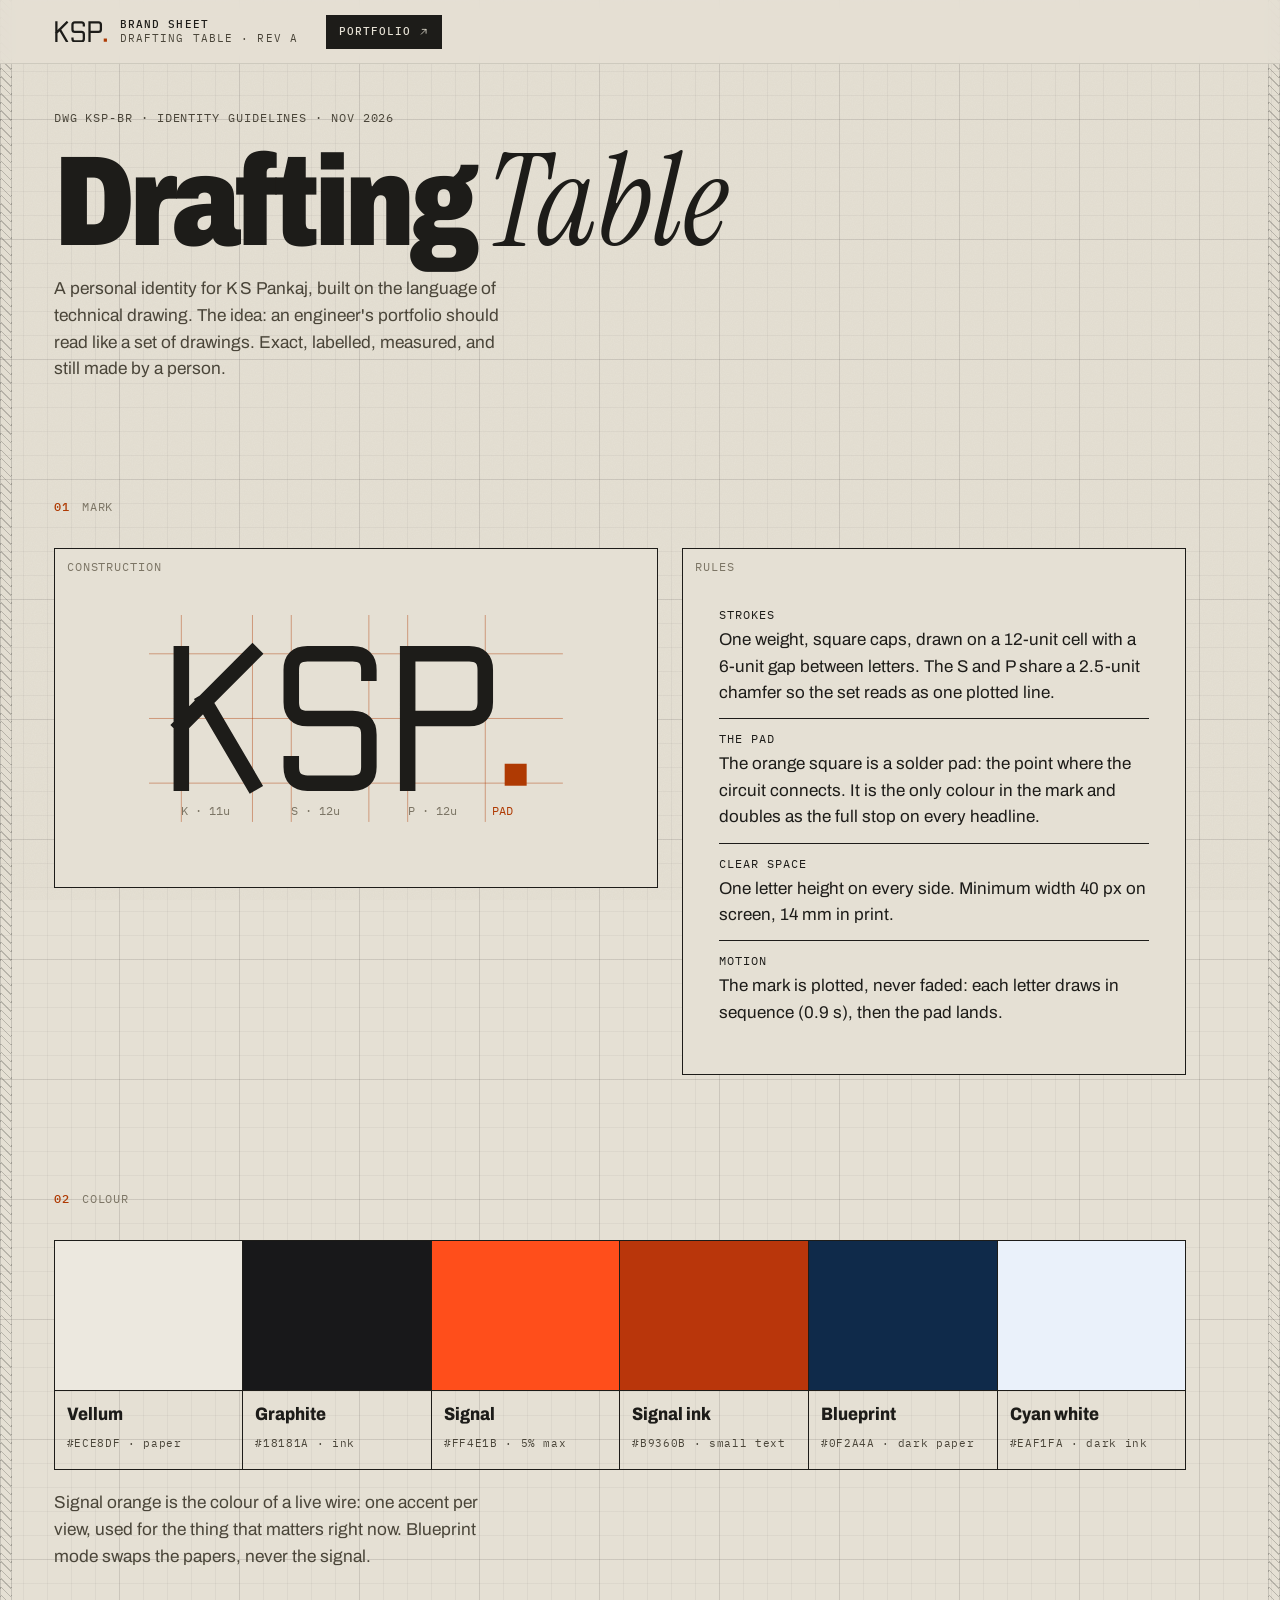
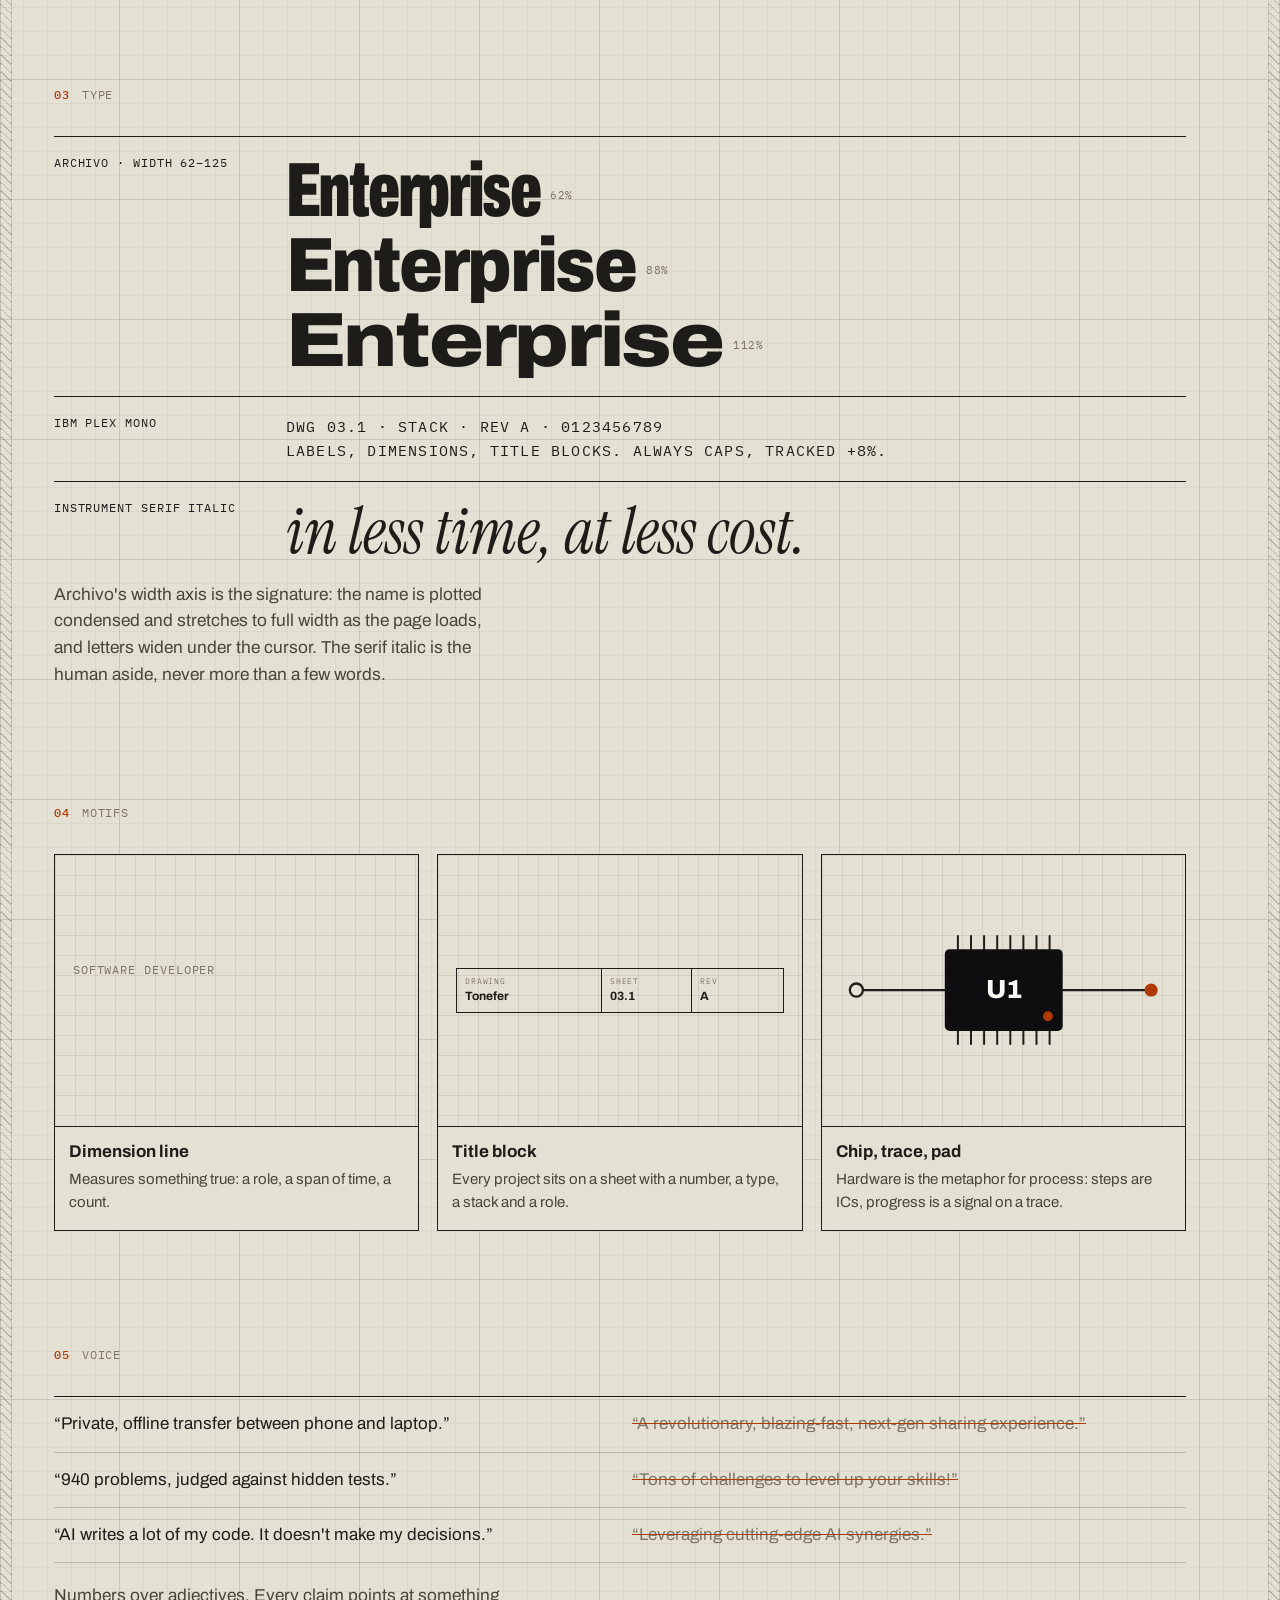
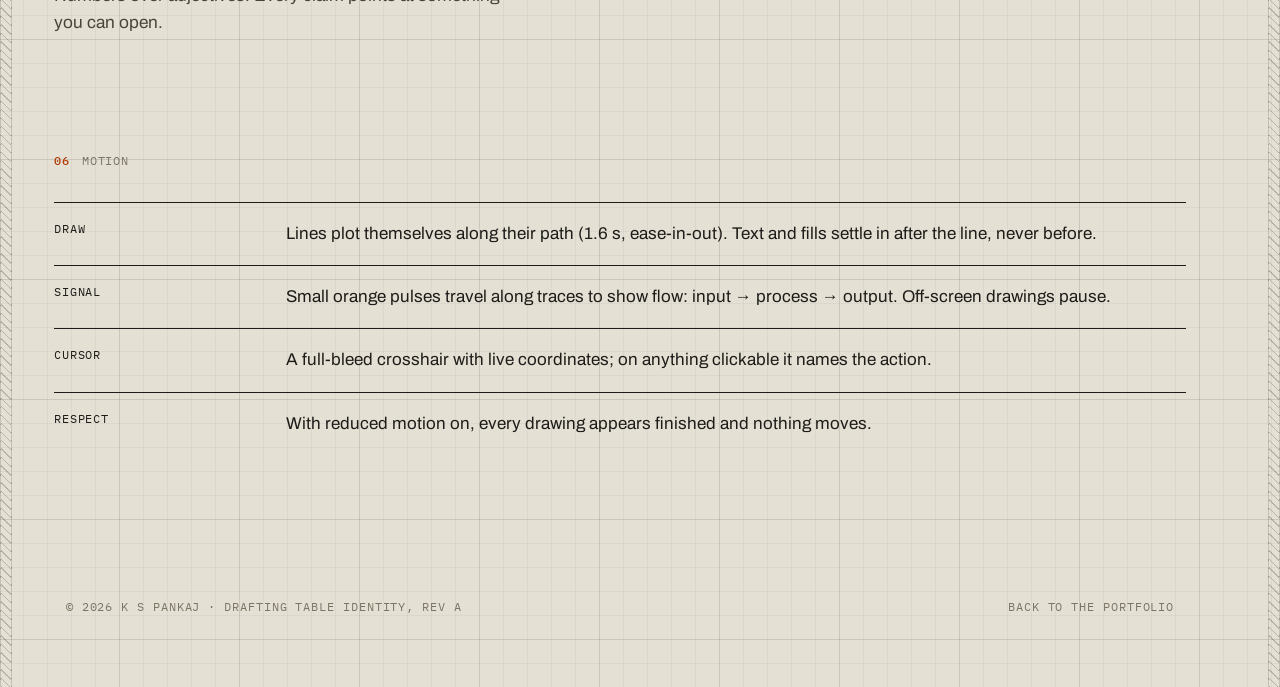
<file: brand.html>
<!doctype html>
<html lang="en" data-theme="vellum">
<head>
<meta charset="utf-8">
<meta name="viewport" content="width=device-width, initial-scale=1, viewport-fit=cover">
<title>KSP brand sheet · Drafting Table</title>
<meta name="description" content="The identity behind K S Pankaj's portfolio: mark, colour, type, motifs, motion and voice.">
<meta name="theme-color" content="#ece8df">
<link rel="icon" href="assets/img/favicon.svg" type="image/svg+xml">
<link rel="stylesheet" href="assets/css/site.css?v=__V__">
<script>(function(){try{var t=localStorage.getItem('ksp-theme');if(t)document.documentElement.setAttribute('data-theme',t);}catch(e){}})();</script>
<style>
  .bs { padding: calc(var(--bar-h) + 40px) 0 60px; }
  .bs h1 { font-size: clamp(54px, 10vw, 150px); font-weight: 900; font-stretch: 80%; letter-spacing: -0.04em; line-height: .85; margin: 18px 0 18px; }
  .bs h1 .serif { font-weight: 400; }
  .blk { margin-top: clamp(64px, 9vw, 120px); }
  .grid2 { display: grid; gap: 24px; }
  @media (min-width: 900px) { .grid2 { grid-template-columns: minmax(0,1.2fr) minmax(0,1fr); } }
  .panel .spec-row { grid-template-columns: 1fr; gap: 4px; padding: 12px 0; }
  .panel { border: 1px solid var(--ink); background: var(--paper); padding: clamp(18px, 3vw, 36px); position: relative; }
  .panel .mono.cap { position: absolute; left: 12px; top: 10px; color: var(--ink-3); }
  .construct { position: relative; aspect-ratio: 16/9; display: grid; place-items: center; }
  .construct svg { width: 78%; }
  .construct .g line { stroke: var(--signal); stroke-width: .12; opacity: .55; }
  .swatches { display: grid; grid-template-columns: repeat(2, 1fr); border-top: 1px solid var(--ink); border-left: 1px solid var(--ink); }
  @media (min-width: 900px) { .swatches { grid-template-columns: repeat(6, 1fr); } }
  .sw { border-right: 1px solid var(--ink); border-bottom: 1px solid var(--ink); }
  .sw i { display: block; aspect-ratio: 1 / .8; border-bottom: 1px solid var(--ink); }
  .sw div { padding: 10px 12px 14px; }
  .sw b { display: block; font-weight: 800; font-stretch: 88%; font-size: 18px; }
  .sw span { font-family: var(--f-mono); font-size: 11px; color: var(--ink-2); letter-spacing: .06em; }
  .spec-row { display: grid; gap: 12px; border-top: 1px solid var(--ink); padding: 18px 0; }
  @media (min-width: 900px) { .spec-row { grid-template-columns: 220px 1fr; } }
  .stretch { display: flex; flex-direction: column; gap: 2px; font-size: clamp(34px, 6vw, 80px); font-weight: 850; letter-spacing: -.03em; line-height: .95; }
  .stretch span { white-space: nowrap; overflow: hidden; text-overflow: clip; }
  .stretch small { font-family: var(--f-mono); font-size: 11px; font-weight: 400; letter-spacing: .08em; color: var(--ink-3); margin-left: 10px; vertical-align: middle; }
  .motifs { display: grid; gap: 18px; }
  @media (min-width: 900px) { .motifs { grid-template-columns: repeat(3, 1fr); } }
  .motif { border: 1px solid var(--ink); background: var(--paper); }
  .motif .stage { aspect-ratio: 4/3; display: grid; place-items: center; border-bottom: 1px solid var(--ink); padding: 18px;
    background-image: linear-gradient(var(--grid-major) 1px, transparent 1px), linear-gradient(90deg, var(--grid-major) 1px, transparent 1px); background-size: 20px 20px; }
  .motif .stage > * { width: 100%; }
  .motif p { margin: 0; padding: 12px 14px 16px; color: var(--ink-2); font-size: 15px; }
  .motif p b { color: var(--ink); display: block; font-size: 17px; margin-bottom: 2px; }
  .voice { display: grid; gap: 0; border-top: 1px solid var(--ink); }
  .voice div { display: grid; gap: 6px 24px; padding: 14px 0; border-bottom: 1px solid var(--rule); }
  @media (min-width: 900px) { .voice div { grid-template-columns: 1fr 1fr; } }
  .voice .no { color: var(--ink-3); text-decoration: line-through; text-decoration-color: var(--signal); }
  .mini-tb { display: grid; grid-template-columns: 1.6fr 1fr 1fr; border: 1.5px solid var(--ink); font-size: 12px; }
  .mini-tb > div { padding: 6px 8px; border-right: 1px solid var(--ink); }
  .mini-tb > div:last-child { border-right: 0; }
  .mini-tb dt { font-family: var(--f-mono); font-size: 8px; letter-spacing: .1em; color: var(--ink-3); text-transform: uppercase; }
  .mini-tb dd { margin: 0; font-weight: 700; }
</style>
</head>
<body>
<svg width="0" height="0" style="position:absolute" aria-hidden="true"><defs>
<symbol id="i-arr" viewBox="0 0 20 20"><path d="M5 15 15 5M7 5h8v8" fill="none" stroke="currentColor" stroke-width="1.7" stroke-linecap="square"/></symbol>
</defs></svg>
<header class="bar is-scrolled" id="bar">
<a class="brand" href="./" aria-label="Back to the portfolio"><svg class="mark" viewBox="-1.5 -1.5 57 23" aria-hidden="true"><g fill="none" stroke="currentColor" stroke-width="2.4" stroke-linecap="square"><path pathLength="1" d="M1 0V20M12 0L1 11M4.6 7.4L12 20"/><path pathLength="1" d="M30 3V2.5Q30 0 27.5 0H20.5Q18 0 18 2.5V7.5Q18 10 20.5 10H27.5Q30 10 30 12.5V17.5Q30 20 27.5 20H20.5Q18 20 18 17.5V17"/><path pathLength="1" d="M36 20V0H45.5Q48 0 48 2.5V7.5Q48 10 45.5 10H36"/></g><rect class="mdot" x="51" y="17" width="3.4" height="3.4"/></svg><span class="brand-name"><b>Brand sheet</b>Drafting Table · Rev A</span></a>
<div class="bar-r"><a class="btn btn-sm" href="./">Portfolio <svg class="arr" aria-hidden="true"><use href="#i-arr"/></svg></a></div>
</header>

<main class="bs"><div class="wrap">
<span class="mono muted">DWG KSP-BR · Identity guidelines · Nov 2026</span>
<h1>Drafting <span class="serif">Table</span></h1>
<p class="lede">A personal identity for K S Pankaj, built on the language of technical drawing. The idea: an engineer's portfolio should read like a set of drawings. Exact, labelled, measured, and still made by a person.</p>

<!-- 01 MARK -->
<section class="blk">
<header class="sh in"><span class="sh-no">01</span><span class="sh-label">Mark</span></header>
<div class="grid2">
<div class="panel construct"><span class="mono cap">Construction</span>
<svg viewBox="-4 -6 64 32" aria-label="The KSP mark on its construction grid">
<g class="g">
<line x1="-4" y1="0" x2="60" y2="0"/><line x1="-4" y1="10" x2="60" y2="10"/><line x1="-4" y1="20" x2="60" y2="20"/>
<line x1="1" y1="-6" x2="1" y2="26"/><line x1="12" y1="-6" x2="12" y2="26"/><line x1="18" y1="-6" x2="18" y2="26"/><line x1="30" y1="-6" x2="30" y2="26"/><line x1="36" y1="-6" x2="36" y2="26"/><line x1="48" y1="-6" x2="48" y2="26"/>
</g>
<g fill="none" stroke="currentColor" stroke-width="2.4" stroke-linecap="square"><path d="M1 0V20M12 0L1 11M4.6 7.4L12 20"/><path d="M30 3V2.5Q30 0 27.5 0H20.5Q18 0 18 2.5V7.5Q18 10 20.5 10H27.5Q30 10 30 12.5V17.5Q30 20 27.5 20H20.5Q18 20 18 17.5V17"/><path d="M36 20V0H45.5Q48 0 48 2.5V7.5Q48 10 45.5 10H36"/></g>
<rect x="51" y="17" width="3.4" height="3.4" fill="var(--signal)"/>
<text x="1" y="25" font-family="Plex Mono, monospace" font-size="1.8" fill="var(--ink-3)">K · 11u</text><text x="18" y="25" font-family="Plex Mono, monospace" font-size="1.8" fill="var(--ink-3)">S · 12u</text><text x="36" y="25" font-family="Plex Mono, monospace" font-size="1.8" fill="var(--ink-3)">P · 12u</text><text x="49" y="25" font-family="Plex Mono, monospace" font-size="1.8" fill="var(--signal)">PAD</text>
</svg></div>
<div class="panel"><span class="mono cap">Rules</span>
<div style="padding-top:22px">
<div class="spec-row" style="border-top:0;padding-top:0"><span class="mono">Strokes</span><span>One weight, square caps, drawn on a 12-unit cell with a 6-unit gap between letters. The S and P share a 2.5-unit chamfer so the set reads as one plotted line.</span></div>
<div class="spec-row"><span class="mono">The pad</span><span>The orange square is a solder pad: the point where the circuit connects. It is the only colour in the mark and doubles as the full stop on every headline.</span></div>
<div class="spec-row"><span class="mono">Clear space</span><span>One letter height on every side. Minimum width 40 px on screen, 14 mm in print.</span></div>
<div class="spec-row"><span class="mono">Motion</span><span>The mark is plotted, never faded: each letter draws in sequence (0.9 s), then the pad lands.</span></div>
</div></div>
</div>
</section>

<!-- 02 COLOUR -->
<section class="blk">
<header class="sh in"><span class="sh-no">02</span><span class="sh-label">Colour</span></header>
<div class="swatches">
<div class="sw"><i style="background:#ece8df"></i><div><b>Vellum</b><span>#ECE8DF · paper</span></div></div>
<div class="sw"><i style="background:#18181a"></i><div><b>Graphite</b><span>#18181A · ink</span></div></div>
<div class="sw"><i style="background:#ff4e1b"></i><div><b>Signal</b><span>#FF4E1B · 5% max</span></div></div>
<div class="sw"><i style="background:#b9360b"></i><div><b>Signal ink</b><span>#B9360B · small text</span></div></div>
<div class="sw"><i style="background:#0f2a4a"></i><div><b>Blueprint</b><span>#0F2A4A · dark paper</span></div></div>
<div class="sw"><i style="background:#eaf1fa"></i><div><b>Cyan white</b><span>#EAF1FA · dark ink</span></div></div>
</div>
<p class="lede" style="margin-top:20px">Signal orange is the colour of a live wire: one accent per view, used for the thing that matters right now. Blueprint mode swaps the papers, never the signal.</p>
</section>

<!-- 03 TYPE -->
<section class="blk">
<header class="sh in"><span class="sh-no">03</span><span class="sh-label">Type</span></header>
<div class="spec-row"><span class="mono">Archivo · width 62–125</span>
<div class="stretch">
<span style="font-stretch:62%">Enterprise<small>62%</small></span>
<span style="font-stretch:88%">Enterprise<small>88%</small></span>
<span style="font-stretch:112%">Enterprise<small>112%</small></span>
</div></div>
<div class="spec-row"><span class="mono">IBM Plex Mono</span><span class="mono" style="font-size:15px;line-height:1.6">DWG 03.1 · STACK · REV A · 0123456789<br>Labels, dimensions, title blocks. Always caps, tracked +8%.</span></div>
<div class="spec-row"><span class="mono">Instrument Serif italic</span><span class="serif" style="font-size:clamp(34px,5vw,64px);line-height:1">in less time, at less cost.</span></div>
<p class="lede">Archivo's width axis is the signature: the name is plotted condensed and stretches to full width as the page loads, and letters widen under the cursor. The serif italic is the human aside, never more than a few words.</p>
</section>

<!-- 04 MOTIFS -->
<section class="blk">
<header class="sh in"><span class="sh-no">04</span><span class="sh-label">Motifs</span></header>
<div class="motifs">
<div class="motif"><div class="stage"><div class="dim mono" style="margin:0"><span class="dl l" style="--x:1"></span><span class="dt">Software developer</span><span class="dl r"></span></div></div><p><b>Dimension line</b>Measures something true: a role, a span of time, a count.</p></div>
<div class="motif"><div class="stage"><dl class="mini-tb"><div><dt>Drawing</dt><dd>Tonefer</dd></div><div><dt>Sheet</dt><dd>03.1</dd></div><div><dt>Rev</dt><dd>A</dd></div></dl></div><p><b>Title block</b>Every project sits on a sheet with a number, a type, a stack and a role.</p></div>
<div class="motif"><div class="stage"><svg class="art" viewBox="0 0 200 110" aria-hidden="true"><g class="ln" style="stroke-width:1.2"><path d="M72 22v8M80 22v8M88 22v8M96 22v8M104 22v8M112 22v8M120 22v8M128 22v8M72 80v8M80 80v8M88 80v8M96 80v8M104 80v8M112 80v8M120 80v8M128 80v8"/></g><rect class="chipf" x="64" y="30" width="72" height="50" rx="3"/><text x="100" y="60" text-anchor="middle" class="tx-b" style="fill:var(--chip-ink);font-size:16px">U1</text><circle class="sf led" cx="127" cy="71" r="3"/><path class="ln" d="M10 55H64M136 55H190"/><circle class="ln pf" cx="10" cy="55" r="4"/><circle class="sf" cx="190" cy="55" r="4"/></svg></div><p><b>Chip, trace, pad</b>Hardware is the metaphor for process: steps are ICs, progress is a signal on a trace.</p></div>
</div>
</section>

<!-- 05 VOICE -->
<section class="blk">
<header class="sh in"><span class="sh-no">05</span><span class="sh-label">Voice</span></header>
<div class="voice">
<div><span>“Private, offline transfer between phone and laptop.”</span><span class="no">“A revolutionary, blazing-fast, next-gen sharing experience.”</span></div>
<div><span>“940 problems, judged against hidden tests.”</span><span class="no">“Tons of challenges to level up your skills!”</span></div>
<div><span>“AI writes a lot of my code. It doesn't make my decisions.”</span><span class="no">“Leveraging cutting-edge AI synergies.”</span></div>
</div>
<p class="lede" style="margin-top:20px">Numbers over adjectives. Every claim points at something you can open.</p>
</section>

<!-- 06 MOTION -->
<section class="blk">
<header class="sh in"><span class="sh-no">06</span><span class="sh-label">Motion</span></header>
<div class="spec-row" style="border-top:1px solid var(--ink)"><span class="mono">Draw</span><span>Lines plot themselves along their path (1.6 s, ease-in-out). Text and fills settle in after the line, never before.</span></div>
<div class="spec-row"><span class="mono">Signal</span><span>Small orange pulses travel along traces to show flow: input → process → output. Off-screen drawings pause.</span></div>
<div class="spec-row"><span class="mono">Cursor</span><span>A full-bleed crosshair with live coordinates; on anything clickable it names the action.</span></div>
<div class="spec-row"><span class="mono">Respect</span><span>With reduced motion on, every drawing appears finished and nothing moves.</span></div>
</section>

<div class="foot mono" style="margin-top:80px"><span>© 2026 K S Pankaj · Drafting Table identity, Rev A</span><a href="./">Back to the portfolio</a></div>
</div></main>
<script>document.documentElement.classList.add('ready');</script>
</body>
</html>
</file>
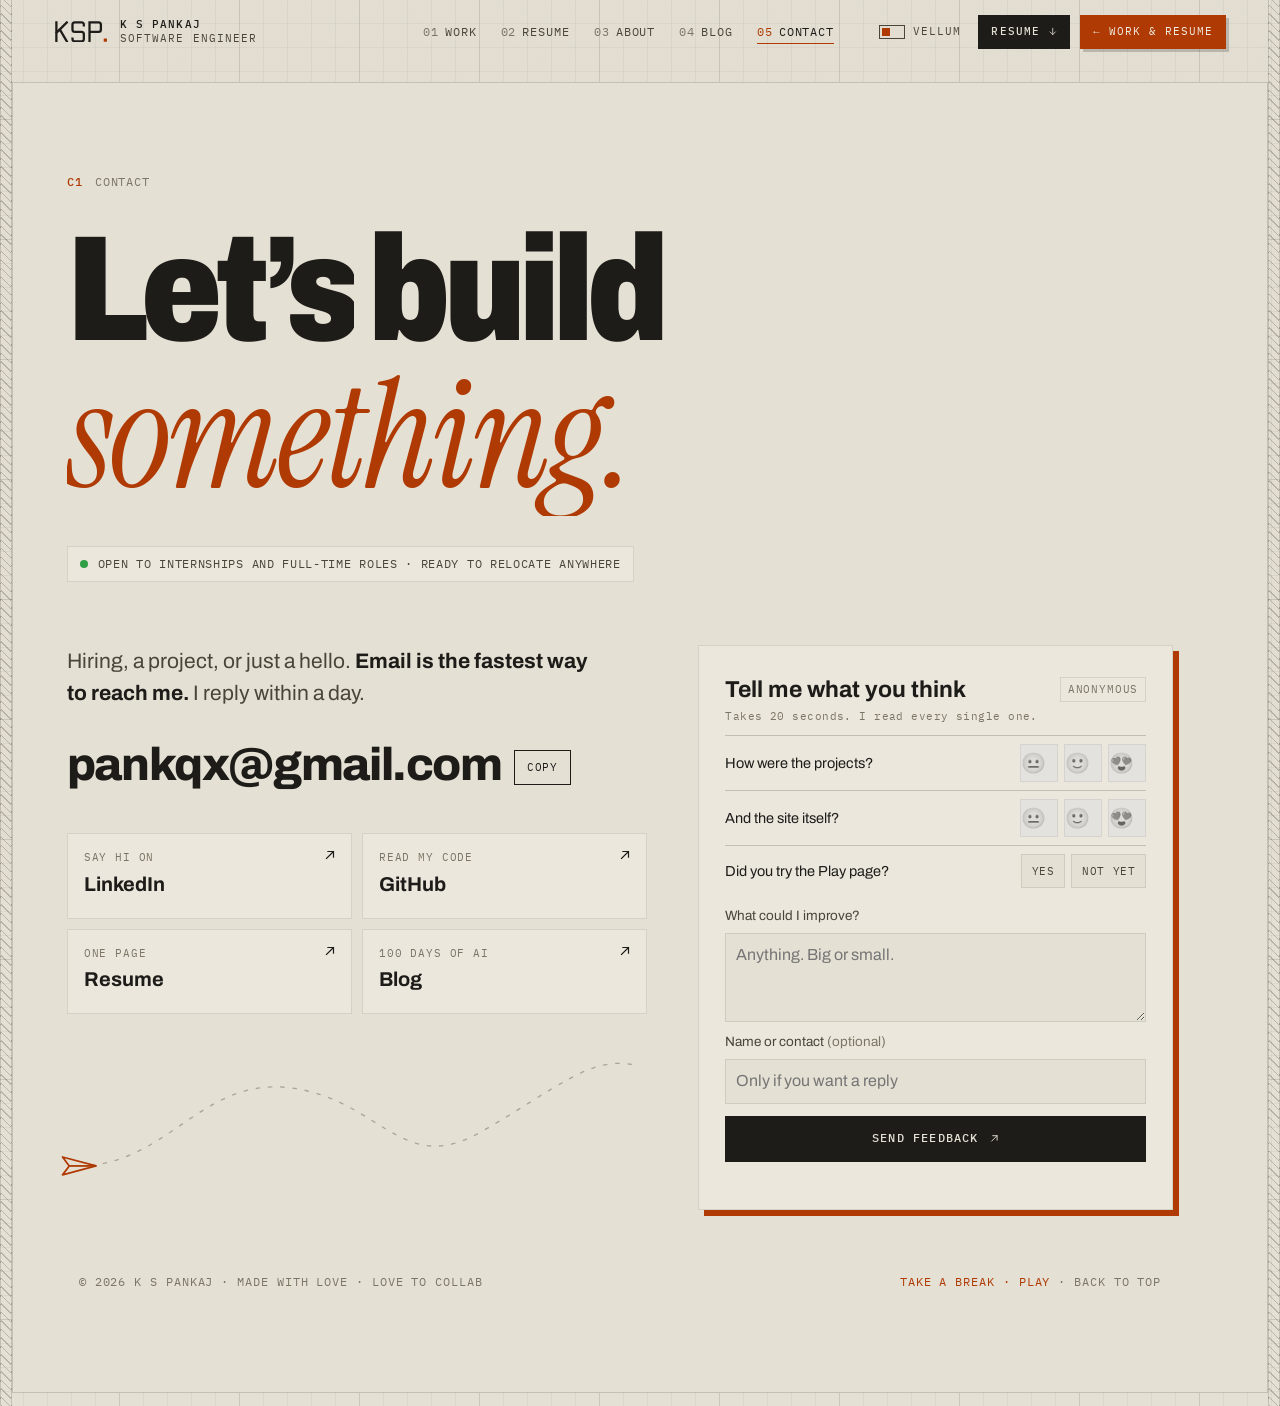
<file: contact.html>
<!doctype html>
<html lang="en" data-theme="blueprint">
<head>
<meta charset="utf-8">
<meta name="viewport" content="width=device-width, initial-scale=1, viewport-fit=cover">
<title>Contact · K S Pankaj</title>
<meta name="description" content="How to reach K S Pankaj: email, LinkedIn and GitHub. Open to internships and full-time roles.">
<meta name="author" content="K S Pankaj">
<meta name="theme-color" content="#ece8df">
<link rel="canonical" href="https://pankqx.github.io/pankqx/contact">
<meta property="og:type" content="website">
<meta property="og:url" content="https://pankqx.github.io/pankqx/contact">
<meta property="og:title" content="Contact · K S Pankaj">
<meta property="og:description" content="How to reach K S Pankaj: email, LinkedIn and GitHub. Open to internships and full-time roles.">
<meta property="og:image" content="https://pankqx.github.io/pankqx/assets/img/og.png">
<meta property="og:image:width" content="1200">
<meta property="og:image:height" content="630">
<meta name="twitter:card" content="summary_large_image">
<link rel="icon" href="assets/img/favicon.svg" type="image/svg+xml">
<link rel="preload" href="assets/fonts/archivo-latin-wdth-normal.woff2" as="font" type="font/woff2" crossorigin>
<link rel="preload" href="assets/fonts/ibm-plex-mono-latin-400-normal.woff2" as="font" type="font/woff2" crossorigin>
<link rel="stylesheet" href="assets/css/site.css?v=__V__">
<script>(function(){var d=document.documentElement;d.classList.add('js');try{var m=matchMedia('(prefers-color-scheme: dark)'),pick=function(){return sessionStorage.getItem('ksp-theme-visit')||'vellum';};d.setAttribute('data-theme',pick());if(sessionStorage.getItem('ksp-wipe')){d.classList.add('wipe-in');sessionStorage.removeItem('ksp-wipe');}}catch(e){}})();</script>
</head>
<body class="pg-contact">
<a class="skip" href="#main">Skip to content</a>
<svg width="0" height="0" style="position:absolute" aria-hidden="true">
<defs>
<pattern id="hatch" width="6" height="6" patternUnits="userSpaceOnUse" patternTransform="rotate(45)"><line x1="0" y1="0" x2="0" y2="6" stroke="currentColor" stroke-width="1" opacity=".38"/></pattern>
<symbol id="i-arr" viewBox="0 0 20 20"><path d="M5 15 15 5M7 5h8v8" fill="none" stroke="currentColor" stroke-width="1.7" stroke-linecap="square"/></symbol>
<symbol id="i-down" viewBox="0 0 20 20"><path d="M10 3v13M4.5 10.5 10 16l5.5-5.5" fill="none" stroke="currentColor" stroke-width="1.7" stroke-linecap="square"/></symbol>
<symbol id="i-dl" viewBox="0 0 20 20"><path d="M10 2.5v10M5.5 8 10 12.5 14.5 8M3 17h14" fill="none" stroke="currentColor" stroke-width="1.7" stroke-linecap="square"/></symbol>
<symbol id="i-x" viewBox="0 0 20 20"><path d="m4.5 4.5 11 11m0-11-11 11" fill="none" stroke="currentColor" stroke-width="1.7"/></symbol>
<symbol id="i-eye" viewBox="0 0 20 20"><path d="M1.5 10S5 4 10 4s8.5 6 8.5 6-3.5 6-8.5 6-8.5-6-8.5-6Z" fill="none" stroke="currentColor" stroke-width="1.6"/><circle cx="10" cy="10" r="2.6" fill="none" stroke="currentColor" stroke-width="1.6"/></symbol>
<symbol id="i-zoom" viewBox="0 0 20 20"><circle cx="8.5" cy="8.5" r="5.5" fill="none" stroke="currentColor" stroke-width="1.6"/><path d="m12.8 12.8 4.7 4.7M8.5 6v5M6 8.5h5" fill="none" stroke="currentColor" stroke-width="1.6"/></symbol>
</defs></svg>
<div class="wipe" aria-hidden="true"></div>
<div class="trace trace-h" aria-hidden="true"><div class="tfill"></div></div>
<header class="bar" id="bar">
<a class="brand" href="./" aria-label="K S Pankaj, home"><svg class="mark" viewBox="-1.5 -1.5 57 23" aria-hidden="true"><g fill="none" stroke="currentColor" stroke-width="2.4" stroke-linecap="square" stroke-linejoin="miter"><path pathLength="1" d="M1 0V20M12 0L1 11M4.6 7.4L12 20"/><path pathLength="1" d="M30 3V2.5Q30 0 27.5 0H20.5Q18 0 18 2.5V7.5Q18 10 20.5 10H27.5Q30 10 30 12.5V17.5Q30 20 27.5 20H20.5Q18 20 18 17.5V17"/><path pathLength="1" d="M36 20V0H45.5Q48 0 48 2.5V7.5Q48 10 45.5 10H36"/></g><rect class="mdot ldot" x="51" y="17" width="3.4" height="3.4"/></svg><span class="brand-name"><b>K S Pankaj</b>Software engineer</span></a>
<nav class="nav" aria-label="Sections"><a href="./#work" data-sec="work"><span>01</span>Work</a><a href="./#resume" data-sec="resume"><span>02</span>Resume</a><a href="about" data-sec="intro traits method experience toolbox"><span>03</span>About</a><a href="blog/" data-sec="blog post"><span>04</span>Blog</a><a href="contact" data-sec="contact"><span>05</span>Contact</a></nav>
<div class="bar-r">
<button class="mode" type="button" aria-pressed="false" aria-label="Switch between light vellum and dark blueprint"><span class="sw"></span><span class="lbl lbl-v">Vellum</span><span class="lbl lbl-b">Blueprint</span></button>
<a class="btn btn-sm" href="./#resume">Resume <svg class="arr" aria-hidden="true"><use href="#i-down"/></svg></a>
<a class="human-btn" href="./#work"><b>←</b> <span class="hb-long">Work &amp; resume</span><span class="hb-short">Work</span></a>
</div>
</header>
<main id="main">
<section class="sheet page-top ct" id="contact" data-sheet="C1" data-title="Contact">
<div class="wrap">
<header class="sh rv"><span class="sh-no">C1</span><span class="sh-label">Contact</span></header>
<!-- ✏️ EDIT: the big contact headline and the status line -->
<h2 class="ct-big" aria-label="Let’s build something."><span class="w"><span>Let’s</span></span> <span class="w"><span>build</span></span> <span class="w"><span class="serif">something.</span></span></h2>
<p class="ct-status mono rv"><i class="pulse" aria-hidden="true"></i>Open to internships and full-time roles · Ready to relocate anywhere</p>

<div class="ct-grid">
<div class="ct-left">
<p class="ct-lede rv">Hiring, a project, or just a hello. <b>Email is the fastest way to reach me.</b> I reply within a day.</p>
<div class="ct-mail rv"><a href="mailto:pankqx@gmail.com">pankqx@gmail.com</a><button class="ct-copy mono" type="button" data-copy="pankqx@gmail.com">Copy</button></div>

<div class="ct-tiles">
<a class="ct-tile rv" style="--d:.05s" href="https://www.linkedin.com/in/pankqx" target="_blank" rel="noopener"><span class="mono">Say hi on</span><b>LinkedIn</b><svg class="arr" aria-hidden="true"><use href="#i-arr"/></svg></a>
<a class="ct-tile rv" style="--d:.1s" href="https://github.com/pankqx" target="_blank" rel="noopener"><span class="mono">Read my code</span><b>GitHub</b><svg class="arr" aria-hidden="true"><use href="#i-arr"/></svg></a>
<a class="ct-tile rv" style="--d:.15s" href="./#resume"><span class="mono">One page</span><b>Resume</b><svg class="arr" aria-hidden="true"><use href="#i-arr"/></svg></a>
<a class="ct-tile rv" style="--d:.2s" href="blog/"><span class="mono">100 days of AI</span><b>Blog</b><svg class="arr" aria-hidden="true"><use href="#i-arr"/></svg></a>
</div>

<div class="ct-sky" aria-hidden="true">
<svg viewBox="0 0 520 150" preserveAspectRatio="xMidYMid meet">
<path class="ct-trail" d="M10 120C90 120 120 40 200 50S300 130 370 90 470 20 510 30"/>
<g class="ct-plane"><path d="M-14-8L16 0-14 8-8 0Z"/><path d="M-8 0 16 0"/></g>
</svg>
</div>
</div>

<div class="ct-right rv" style="--d:.15s" data-feedback></div>
</div>
<div class="foot mono"><span>© 2026 K S Pankaj · Made with love · Love to collab</span><span class="visits" data-visits hidden>You are visitor <b data-visits-n>#0000</b></span><span><a href="play" class="foot-play">Take a break · Play</a> · <a href="#main">Back to top</a></span></div>
</div>
</section>
</main>
<script src="assets/js/site.js?v=__V__" defer></script>
</body>
</html>
</file>
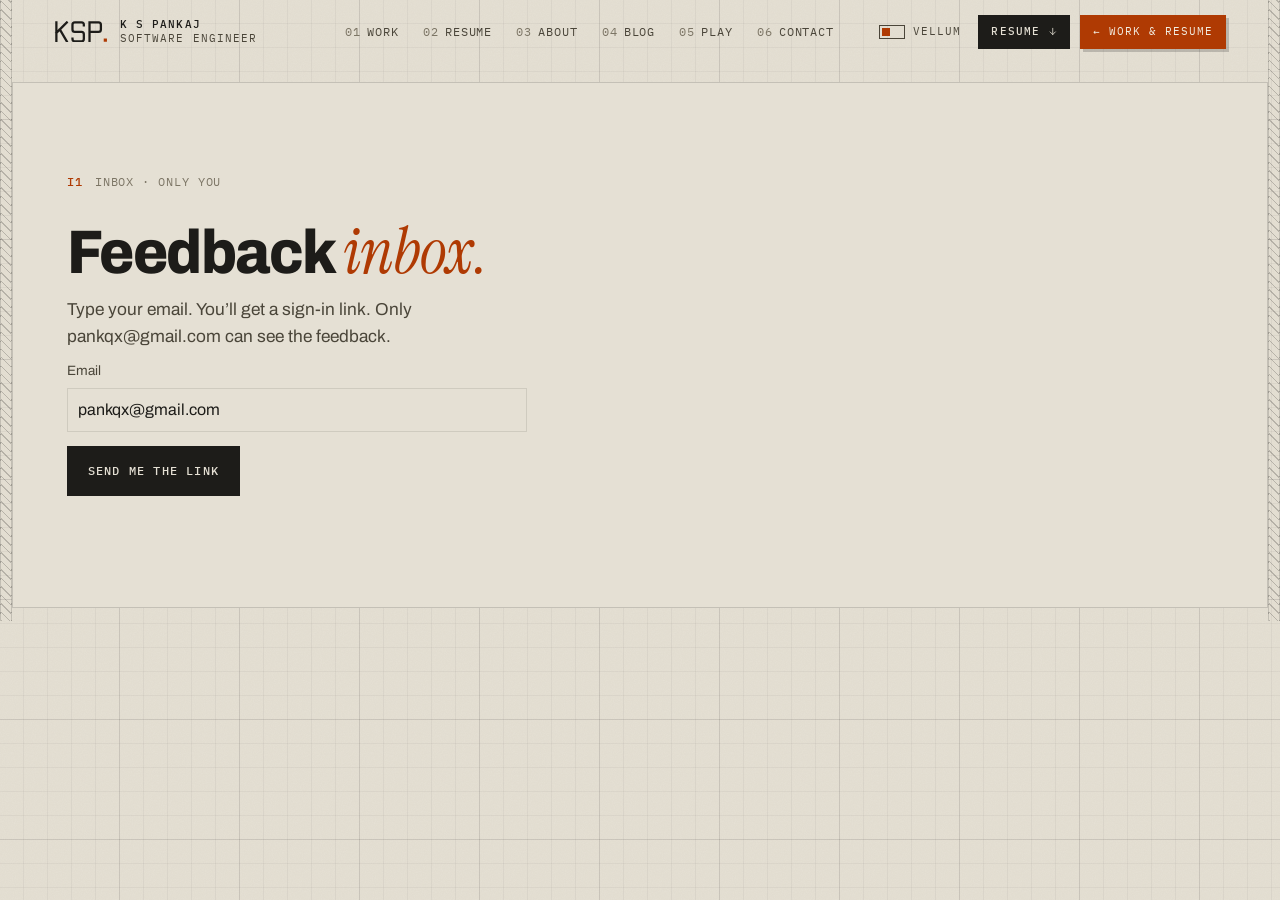
<file: inbox.html>
<!doctype html>
<html lang="en" data-theme="blueprint">
<head>
<meta name="robots" content="noindex, nofollow">
<meta charset="utf-8">
<meta name="viewport" content="width=device-width, initial-scale=1, viewport-fit=cover">
<title>Inbox · K S Pankaj</title>
<meta name="description" content="How to reach K S Pankaj: email, LinkedIn and GitHub. Open to internships and full-time roles.">
<meta name="author" content="K S Pankaj">
<meta name="theme-color" content="#ece8df">
<link rel="canonical" href="https://pankqx.github.io/pankqx/inbox.html">
<meta property="og:type" content="website">
<meta property="og:url" content="https://pankqx.github.io/pankqx/inbox.html">
<meta property="og:title" content="Contact · K S Pankaj">
<meta property="og:description" content="How to reach K S Pankaj: email, LinkedIn and GitHub. Open to internships and full-time roles.">
<meta property="og:image" content="https://pankqx.github.io/pankqx/assets/img/og.png">
<meta property="og:image:width" content="1200">
<meta property="og:image:height" content="630">
<meta name="twitter:card" content="summary_large_image">
<link rel="icon" href="assets/img/favicon.svg" type="image/svg+xml">
<link rel="preload" href="assets/fonts/archivo-latin-wdth-normal.woff2" as="font" type="font/woff2" crossorigin>
<link rel="preload" href="assets/fonts/ibm-plex-mono-latin-400-normal.woff2" as="font" type="font/woff2" crossorigin>
<link rel="stylesheet" href="assets/css/site.css?v=__V__">
<script>(function(){var d=document.documentElement;d.classList.add('js');try{var m=matchMedia('(prefers-color-scheme: dark)'),pick=function(){return sessionStorage.getItem('ksp-theme-visit')||'vellum';};d.setAttribute('data-theme',pick());if(sessionStorage.getItem('ksp-wipe')){d.classList.add('wipe-in');sessionStorage.removeItem('ksp-wipe');}}catch(e){}})();</script>
</head>
<body class="pg-inbox">
<a class="skip" href="#main">Skip to content</a>
<svg width="0" height="0" style="position:absolute" aria-hidden="true">
<defs>
<pattern id="hatch" width="6" height="6" patternUnits="userSpaceOnUse" patternTransform="rotate(45)"><line x1="0" y1="0" x2="0" y2="6" stroke="currentColor" stroke-width="1" opacity=".38"/></pattern>
<symbol id="i-arr" viewBox="0 0 20 20"><path d="M5 15 15 5M7 5h8v8" fill="none" stroke="currentColor" stroke-width="1.7" stroke-linecap="square"/></symbol>
<symbol id="i-down" viewBox="0 0 20 20"><path d="M10 3v13M4.5 10.5 10 16l5.5-5.5" fill="none" stroke="currentColor" stroke-width="1.7" stroke-linecap="square"/></symbol>
<symbol id="i-dl" viewBox="0 0 20 20"><path d="M10 2.5v10M5.5 8 10 12.5 14.5 8M3 17h14" fill="none" stroke="currentColor" stroke-width="1.7" stroke-linecap="square"/></symbol>
<symbol id="i-x" viewBox="0 0 20 20"><path d="m4.5 4.5 11 11m0-11-11 11" fill="none" stroke="currentColor" stroke-width="1.7"/></symbol>
<symbol id="i-eye" viewBox="0 0 20 20"><path d="M1.5 10S5 4 10 4s8.5 6 8.5 6-3.5 6-8.5 6-8.5-6-8.5-6Z" fill="none" stroke="currentColor" stroke-width="1.6"/><circle cx="10" cy="10" r="2.6" fill="none" stroke="currentColor" stroke-width="1.6"/></symbol>
<symbol id="i-zoom" viewBox="0 0 20 20"><circle cx="8.5" cy="8.5" r="5.5" fill="none" stroke="currentColor" stroke-width="1.6"/><path d="m12.8 12.8 4.7 4.7M8.5 6v5M6 8.5h5" fill="none" stroke="currentColor" stroke-width="1.6"/></symbol>
</defs></svg>
<div class="wipe" aria-hidden="true"></div>
<div class="trace trace-h" aria-hidden="true"><div class="tfill"></div></div>
<header class="bar" id="bar">
<a class="brand" href="./" aria-label="K S Pankaj, home"><svg class="mark" viewBox="-1.5 -1.5 57 23" aria-hidden="true"><g fill="none" stroke="currentColor" stroke-width="2.4" stroke-linecap="square" stroke-linejoin="miter"><path pathLength="1" d="M1 0V20M12 0L1 11M4.6 7.4L12 20"/><path pathLength="1" d="M30 3V2.5Q30 0 27.5 0H20.5Q18 0 18 2.5V7.5Q18 10 20.5 10H27.5Q30 10 30 12.5V17.5Q30 20 27.5 20H20.5Q18 20 18 17.5V17"/><path pathLength="1" d="M36 20V0H45.5Q48 0 48 2.5V7.5Q48 10 45.5 10H36"/></g><rect class="mdot ldot" x="51" y="17" width="3.4" height="3.4"/></svg><span class="brand-name"><b>K S Pankaj</b>Software engineer</span></a>
<nav class="nav" aria-label="Sections"><a href="./#work" data-sec="work"><span>01</span>Work</a><a href="./#resume" data-sec="resume"><span>02</span>Resume</a><a href="about" data-sec="intro traits method experience toolbox"><span>03</span>About</a><a href="blog/" data-sec="blog post"><span>04</span>Blog</a><a href="play" data-sec="play"><span>05</span>Play</a><a href="inbox.html" data-sec="contact"><span>06</span>Contact</a></nav>
<div class="bar-r">
<button class="mode" type="button" aria-pressed="false" aria-label="Switch between light vellum and dark blueprint"><span class="sw"></span><span class="lbl lbl-v">Vellum</span><span class="lbl lbl-b">Blueprint</span></button>
<a class="btn btn-sm" href="./#resume">Resume <svg class="arr" aria-hidden="true"><use href="#i-down"/></svg></a>
<a class="human-btn" href="./#work"><b>←</b> <span class="hb-long">Work &amp; resume</span><span class="hb-short">Work</span></a>
</div>
</header>
<main id="main">
<section class="sheet page-top" id="inbox" data-sheet="I1" data-title="Inbox">
<div class="wrap">
<header class="sh"><span class="sh-no">I1</span><span class="sh-label">Inbox · only you</span></header>
<h2 class="h2" style="margin-bottom:14px">Feedback <span class="serif">inbox.</span></h2>

<form class="ib-login" data-login hidden>
<p class="lede">Type your email. You’ll get a sign-in link. Only pankqx@gmail.com can see the feedback.</p>
<label class="fb-l">Email<input type="email" name="email" required autocomplete="email" value="pankqx@gmail.com"></label>
<button class="btn" type="submit">Send me the link</button>
<p class="fb-msg" data-login-msg role="status" aria-live="polite"></p>
</form>

<div data-box hidden>
<div class="ib-stats" data-stats></div>
<div class="ib-bar"><button class="btn btn-ghost btn-sm" type="button" data-reload>Refresh</button><button class="btn btn-ghost btn-sm" type="button" data-out>Sign out</button></div>
<div class="ib-list" data-list></div>
</div>
</div>
</section>
</main>
<script src="assets/js/site.js?v=__V__" defer></script>
<script>
/* Inbox: reads feedback from Supabase. Signs in with an email link (no password).
   The table rules only let pankqx@gmail.com read or delete rows. */
(function () {
  var URL_ = 'https://oclkdkonnuggeinbnkyn.supabase.co', KEY = 'sb_publishable_xky8jLFeXFjK6QKcldbi5g_6avxE51n';
  var q = function (s) { return document.querySelector(s); };
  var login = q('[data-login]'), box = q('[data-box]'), list = q('[data-list]'), stats = q('[data-stats]'), lmsg = q('[data-login-msg]');
  var here = location.origin + location.pathname;

  // 1 · coming back from the email link: the token is in the address after #
  var h = new URLSearchParams(location.hash.slice(1));
  if (h.get('access_token')) {
    localStorage.setItem('ksp-inbox', JSON.stringify({ t: h.get('access_token'), exp: Date.now() + (Number(h.get('expires_in')) || 3600) * 1000 }));
    history.replaceState(null, '', here);
  } else if (h.get('error_description')) {
    lmsg.textContent = h.get('error_description').replace(/\+/g, ' ') + '. Ask for a new link.';
    history.replaceState(null, '', here);
  }
  var token = function () {
    try { var s = JSON.parse(localStorage.getItem('ksp-inbox') || 'null'); return s && s.exp > Date.now() + 30000 ? s.t : null; } catch (e) { return null; }
  };
  var api = function (path, opt) {
    opt = opt || {};
    opt.headers = Object.assign({ apikey: KEY, Authorization: 'Bearer ' + token() }, opt.headers || {});
    return fetch(URL_ + path, opt);
  };
  var face = function (n) { return n ? ['😐', '🙂', '😍'][n - 1] : '–'; };
  var esc = function (s) { var d = document.createElement('div'); d.textContent = s == null ? '' : String(s); return d.innerHTML; };

  var load = function () {
    list.innerHTML = '<p class="lede">Loading…</p>';
    api('/rest/v1/feedback?select=*&order=created_at.desc').then(function (r) {
      if (r.status === 401) { signOut(); throw new Error('Signed out. Please sign in again.'); }
      if (!r.ok) throw new Error('Could not load (' + r.status + ').');
      return r.json();
    }).then(function (rows) {
      var avg = function (k) { var v = rows.map(function (r) { return r[k]; }).filter(Boolean); return v.length ? (v.reduce(function (a, b) { return a + b; }, 0) / v.length).toFixed(1) : '–'; };
      var played = rows.filter(function (r) { return r.played; }).length;
      stats.innerHTML = '<div><b>' + rows.length + '</b><span>messages</span></div><div><b>' + avg('projects') + '/3</b><span>projects</span></div><div><b>' + avg('site') + '/3</b><span>site</span></div><div><b>' + played + '</b><span>tried Play</span></div>';
      if (!rows.length) { list.innerHTML = '<p class="lede">No feedback yet. It will show up here.</p>'; return; }
      list.innerHTML = rows.map(function (r) {
        var d = new Date(r.created_at);
        return '<article class="ib-card"><div class="ib-meta mono">' + esc(d.toLocaleString('en-IN', { dateStyle: 'medium', timeStyle: 'short' })) + ' · ' + esc(r.page || '') + '</div>' +
          '<div class="ib-rate">Projects ' + face(r.projects) + ' · Site ' + face(r.site) + ' · Play ' + (r.played == null ? '–' : r.played ? 'yes' : 'not yet') + '</div>' +
          (r.message ? '<p class="ib-msg">' + esc(r.message) + '</p>' : '') +
          (r.contact ? '<p class="ib-from mono">From: ' + esc(r.contact) + '</p>' : '') +
          '<button class="ib-del" type="button" data-del="' + esc(r.id) + '">Delete</button></article>';
      }).join('');
    }).catch(function (e) { list.innerHTML = '<p class="lede">' + esc(e.message) + '</p>'; });
  };
  var show = function () { var on = !!token(); login.hidden = on; box.hidden = !on; if (on) load(); };
  var signOut = function () { localStorage.removeItem('ksp-inbox'); show(); };

  login.addEventListener('submit', function (e) {
    e.preventDefault();
    lmsg.textContent = 'Sending…';
    fetch(URL_ + '/auth/v1/otp?redirect_to=' + encodeURIComponent(here), {
      method: 'POST', headers: { apikey: KEY, 'Content-Type': 'application/json' },
      body: JSON.stringify({ email: login.email.value.trim(), create_user: true })
    }).then(function (r) {
      if (r.ok) lmsg.textContent = 'Check your email and tap the link. Open it on this same device.';
      else return r.json().then(function (j) { lmsg.textContent = (j.msg || j.error_description || 'Could not send') + '.'; });
    }).catch(function () { lmsg.textContent = 'No internet?'; });
  });
  list.addEventListener('click', function (e) {
    var b = e.target.closest('[data-del]'); if (!b) return;
    if (!confirm('Delete this feedback for good?')) return;
    api('/rest/v1/feedback?id=eq.' + encodeURIComponent(b.dataset.del), { method: 'DELETE' }).then(function (r) { if (r.ok) b.closest('.ib-card').remove(); });
  });
  q('[data-reload]').addEventListener('click', load);
  q('[data-out]').addEventListener('click', signOut);
  show();
})();
</script>
</body>
</html>
</file>
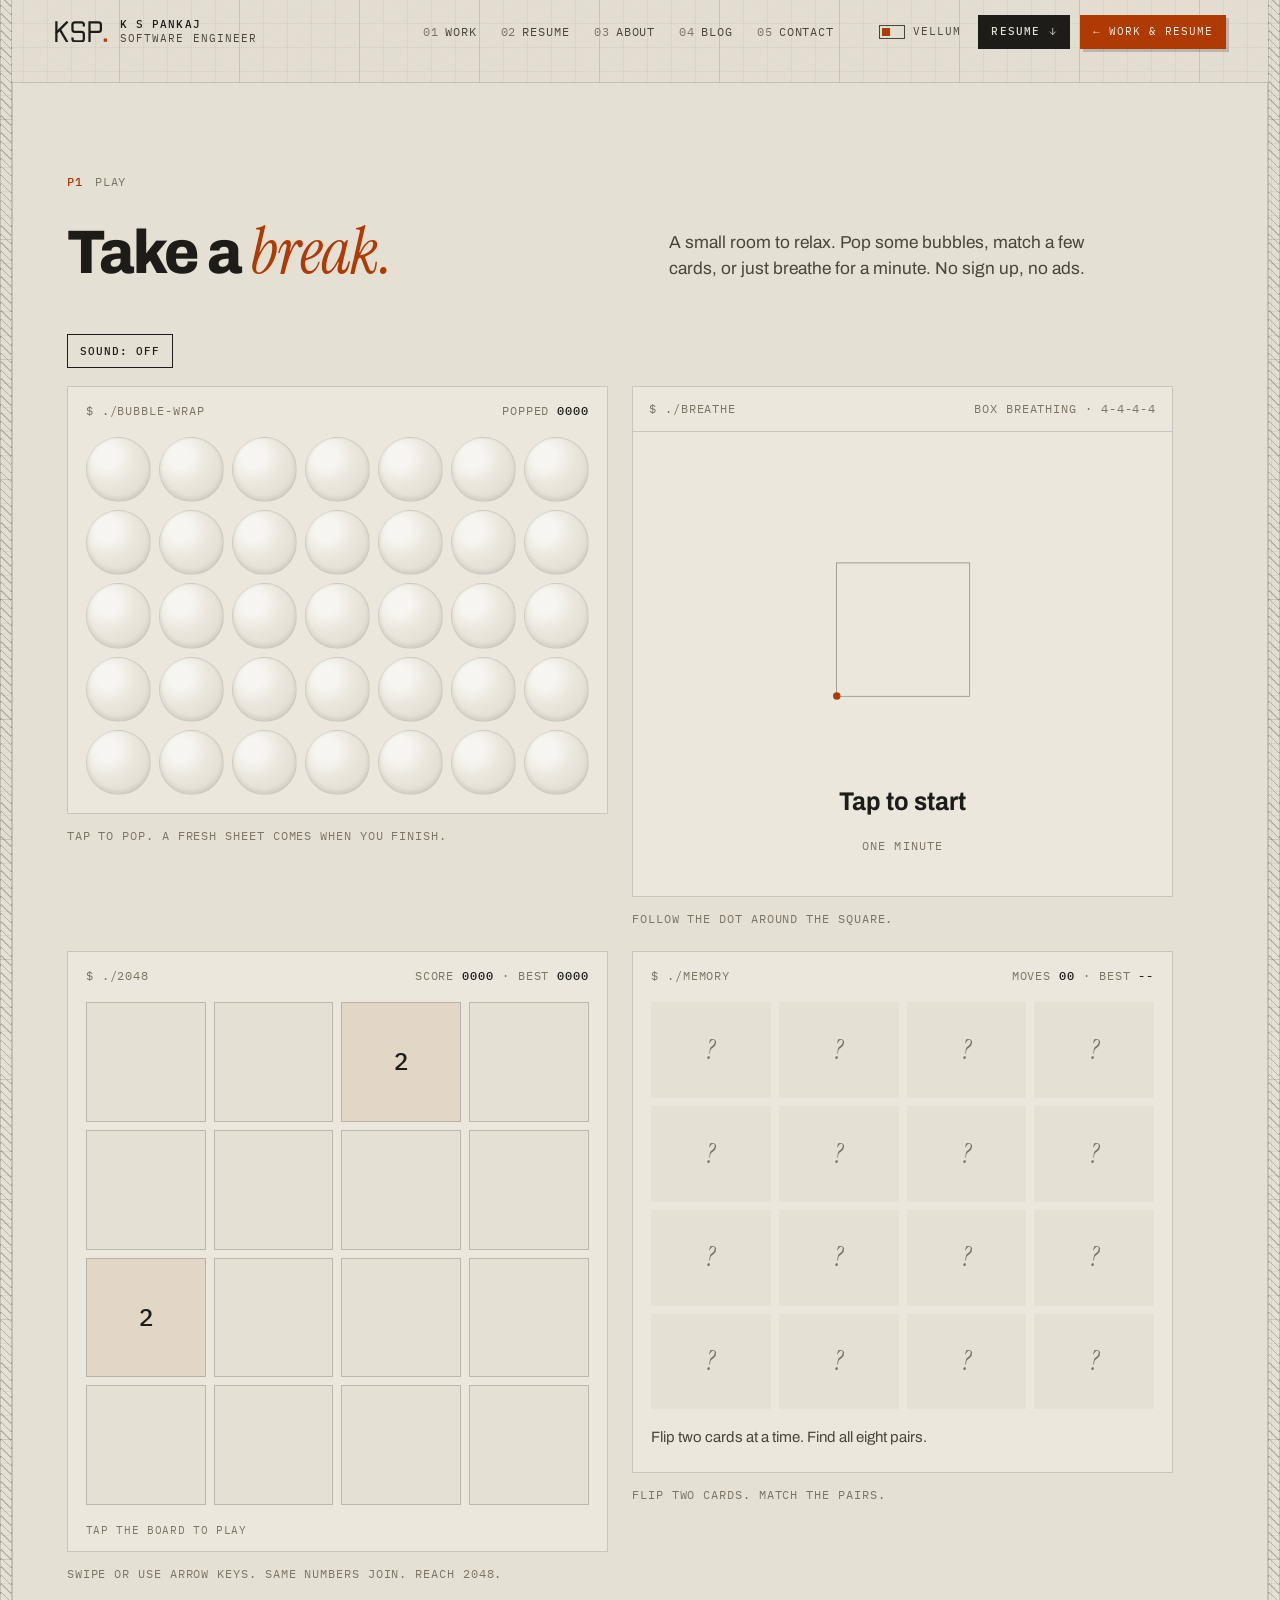
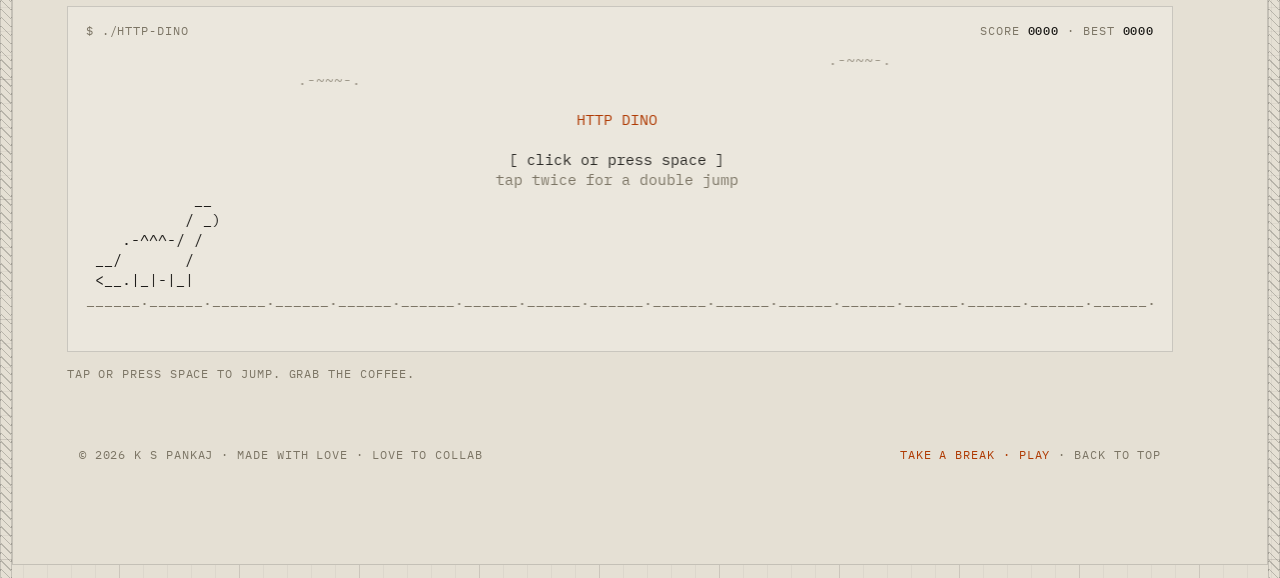
<file: play.html>
<!doctype html>
<html lang="en" data-theme="blueprint">
<head>
<meta charset="utf-8">
<meta name="viewport" content="width=device-width, initial-scale=1, viewport-fit=cover">
<title>Play · K S Pankaj</title>
<meta name="description" content="A small room to relax: bubble wrap, 2048, memory, HTTP Dino and box breathing.">
<meta name="author" content="K S Pankaj">
<meta name="theme-color" content="#ece8df">
<link rel="canonical" href="https://pankqx.github.io/pankqx/play">
<meta property="og:type" content="website">
<meta property="og:url" content="https://pankqx.github.io/pankqx/play">
<meta property="og:title" content="Play · K S Pankaj">
<meta property="og:description" content="A small room to relax: bubble wrap, 2048, memory, HTTP Dino and box breathing.">
<meta property="og:image" content="https://pankqx.github.io/pankqx/assets/img/og.png">
<meta property="og:image:width" content="1200">
<meta property="og:image:height" content="630">
<meta name="twitter:card" content="summary_large_image">
<link rel="icon" href="assets/img/favicon.svg" type="image/svg+xml">
<link rel="preload" href="assets/fonts/archivo-latin-wdth-normal.woff2" as="font" type="font/woff2" crossorigin>
<link rel="preload" href="assets/fonts/ibm-plex-mono-latin-400-normal.woff2" as="font" type="font/woff2" crossorigin>
<link rel="stylesheet" href="assets/css/site.css?v=__V__">
<script>(function(){var d=document.documentElement;d.classList.add('js');try{var m=matchMedia('(prefers-color-scheme: dark)'),pick=function(){return sessionStorage.getItem('ksp-theme-visit')||'vellum';};d.setAttribute('data-theme',pick());if(sessionStorage.getItem('ksp-wipe')){d.classList.add('wipe-in');sessionStorage.removeItem('ksp-wipe');}}catch(e){}})();</script>
</head>
<body class="pg-play">
<a class="skip" href="#main">Skip to content</a>
<svg width="0" height="0" style="position:absolute" aria-hidden="true">
<defs>
<pattern id="hatch" width="6" height="6" patternUnits="userSpaceOnUse" patternTransform="rotate(45)"><line x1="0" y1="0" x2="0" y2="6" stroke="currentColor" stroke-width="1" opacity=".38"/></pattern>
<symbol id="i-arr" viewBox="0 0 20 20"><path d="M5 15 15 5M7 5h8v8" fill="none" stroke="currentColor" stroke-width="1.7" stroke-linecap="square"/></symbol>
<symbol id="i-down" viewBox="0 0 20 20"><path d="M10 3v13M4.5 10.5 10 16l5.5-5.5" fill="none" stroke="currentColor" stroke-width="1.7" stroke-linecap="square"/></symbol>
<symbol id="i-dl" viewBox="0 0 20 20"><path d="M10 2.5v10M5.5 8 10 12.5 14.5 8M3 17h14" fill="none" stroke="currentColor" stroke-width="1.7" stroke-linecap="square"/></symbol>
<symbol id="i-x" viewBox="0 0 20 20"><path d="m4.5 4.5 11 11m0-11-11 11" fill="none" stroke="currentColor" stroke-width="1.7"/></symbol>
<symbol id="i-eye" viewBox="0 0 20 20"><path d="M1.5 10S5 4 10 4s8.5 6 8.5 6-3.5 6-8.5 6-8.5-6-8.5-6Z" fill="none" stroke="currentColor" stroke-width="1.6"/><circle cx="10" cy="10" r="2.6" fill="none" stroke="currentColor" stroke-width="1.6"/></symbol>
<symbol id="i-zoom" viewBox="0 0 20 20"><circle cx="8.5" cy="8.5" r="5.5" fill="none" stroke="currentColor" stroke-width="1.6"/><path d="m12.8 12.8 4.7 4.7M8.5 6v5M6 8.5h5" fill="none" stroke="currentColor" stroke-width="1.6"/></symbol>
</defs></svg>
<div class="wipe" aria-hidden="true"></div>
<div class="trace trace-h" aria-hidden="true"><div class="tfill"></div></div>
<header class="bar" id="bar">
<a class="brand" href="./" aria-label="K S Pankaj, home"><svg class="mark" viewBox="-1.5 -1.5 57 23" aria-hidden="true"><g fill="none" stroke="currentColor" stroke-width="2.4" stroke-linecap="square" stroke-linejoin="miter"><path pathLength="1" d="M1 0V20M12 0L1 11M4.6 7.4L12 20"/><path pathLength="1" d="M30 3V2.5Q30 0 27.5 0H20.5Q18 0 18 2.5V7.5Q18 10 20.5 10H27.5Q30 10 30 12.5V17.5Q30 20 27.5 20H20.5Q18 20 18 17.5V17"/><path pathLength="1" d="M36 20V0H45.5Q48 0 48 2.5V7.5Q48 10 45.5 10H36"/></g><rect class="mdot ldot" x="51" y="17" width="3.4" height="3.4"/></svg><span class="brand-name"><b>K S Pankaj</b>Software engineer</span></a>
<nav class="nav" aria-label="Sections"><a href="./#work" data-sec="work"><span>01</span>Work</a><a href="./#resume" data-sec="resume"><span>02</span>Resume</a><a href="about" data-sec="intro traits method experience toolbox"><span>03</span>About</a><a href="blog/" data-sec="blog post"><span>04</span>Blog</a><a href="contact" data-sec="contact"><span>05</span>Contact</a></nav>
<div class="bar-r">
<button class="mode" type="button" aria-pressed="false" aria-label="Switch between light vellum and dark blueprint"><span class="sw"></span><span class="lbl lbl-v">Vellum</span><span class="lbl lbl-b">Blueprint</span></button>
<a class="btn btn-sm" href="./#resume">Resume <svg class="arr" aria-hidden="true"><use href="#i-down"/></svg></a>
<a class="human-btn" href="./#work"><b>←</b> <span class="hb-long">Work &amp; resume</span><span class="hb-short">Work</span></a>
</div>
</header>
<main id="main">
<section class="sheet page-top" id="play" data-sheet="P1" data-title="Play">
<div class="wrap">
<header class="sh rv"><span class="sh-no">P1</span><span class="sh-label">Play</span></header>
<div class="head2"><h2 class="h2 rv">Take a <span class="serif">break.</span></h2><p class="lede rv">A small room to relax. Pop some bubbles, match a few cards, or just breathe for a minute. No sign up, no ads.</p></div>
<div class="sound-row rv"><button class="btn btn-ghost btn-sm" type="button" data-sound aria-pressed="false">Sound: off</button></div>
<div class="arcade">
<figure class="game rv" data-game="bubbles">
<div class="game-box">
<div class="game-bar mono"><span>$ ./bubble-wrap</span><span class="game-score">popped <b data-score>0000</b></span></div>
<div class="bubbles" data-bubbles></div>
</div>
<figcaption class="fig mono">Tap to pop. A fresh sheet comes when you finish.</figcaption>
</figure>
<figure class="breathe rv" data-breathe>
<div class="game-bar mono"><span>$ ./breathe</span><span data-br-round>box breathing · 4-4-4-4</span></div>
<button class="br-stage" type="button" data-br-start aria-label="Start one minute of box breathing">
<span class="br-box" aria-hidden="true"><span class="br-dot"></span></span>
<span class="br-word" data-br-word>Tap to start</span>
<span class="br-sec mono" data-br-sec>one minute</span>
</button>
<figcaption class="fig mono">Follow the dot around the square.</figcaption>
</figure>
<figure class="game rv" data-game="g2048">
<div class="game-box" tabindex="0" role="application" aria-label="2048. Swipe or use the arrow keys to slide the tiles. Same numbers join.">
<div class="game-bar mono"><span>$ ./2048</span><span class="game-score">score <b data-score>0000</b> · best <b data-best>0000</b></span></div>
<div class="g2048"><div class="g-board" data-board></div></div>
<span class="g-hint"><span>Tap the board to play</span></span>
</div>
<figcaption class="fig mono">Swipe or use arrow keys. Same numbers join. Reach 2048.</figcaption>
</figure>
<figure class="game rv" data-game="memory">
<div class="game-box" role="application" aria-label="Memory. Flip two cards at a time and match the pairs.">
<div class="game-bar mono"><span>$ ./memory</span><span class="game-score">moves <b data-score>00</b> · best <b data-best>--</b></span></div>
<div class="memory"><div class="cards" data-cards></div><p class="ship-msg mono" data-msg></p></div>
</div>
<figcaption class="fig mono">Flip two cards. Match the pairs.</figcaption>
</figure>
<figure class="game game-wide rv">
<div class="game-box" data-game="dino" tabindex="0" role="application" aria-label="HTTP Dino. Tap, click or press space to jump over the bugs and grab the coffee.">
<div class="game-bar mono"><span>$ ./http-dino</span><span class="game-score">score <b data-score>0000</b> · best <b data-best>0000</b></span></div>
<canvas class="game-screen" aria-hidden="true"></canvas>
</div>
<figcaption class="fig mono">Tap or press space to jump. Grab the coffee.</figcaption>
</figure>
</div>
<div class="foot mono"><span>© 2026 K S Pankaj · Made with love · Love to collab</span><span class="visits" data-visits hidden>You are visitor <b data-visits-n>#0000</b></span><span><a href="play" class="foot-play">Take a break · Play</a> · <a href="#main">Back to top</a></span></div>
</div>
</section>
</main>
<script src="assets/js/site.js?v=__V__" defer></script>
</body>
</html>
</file>
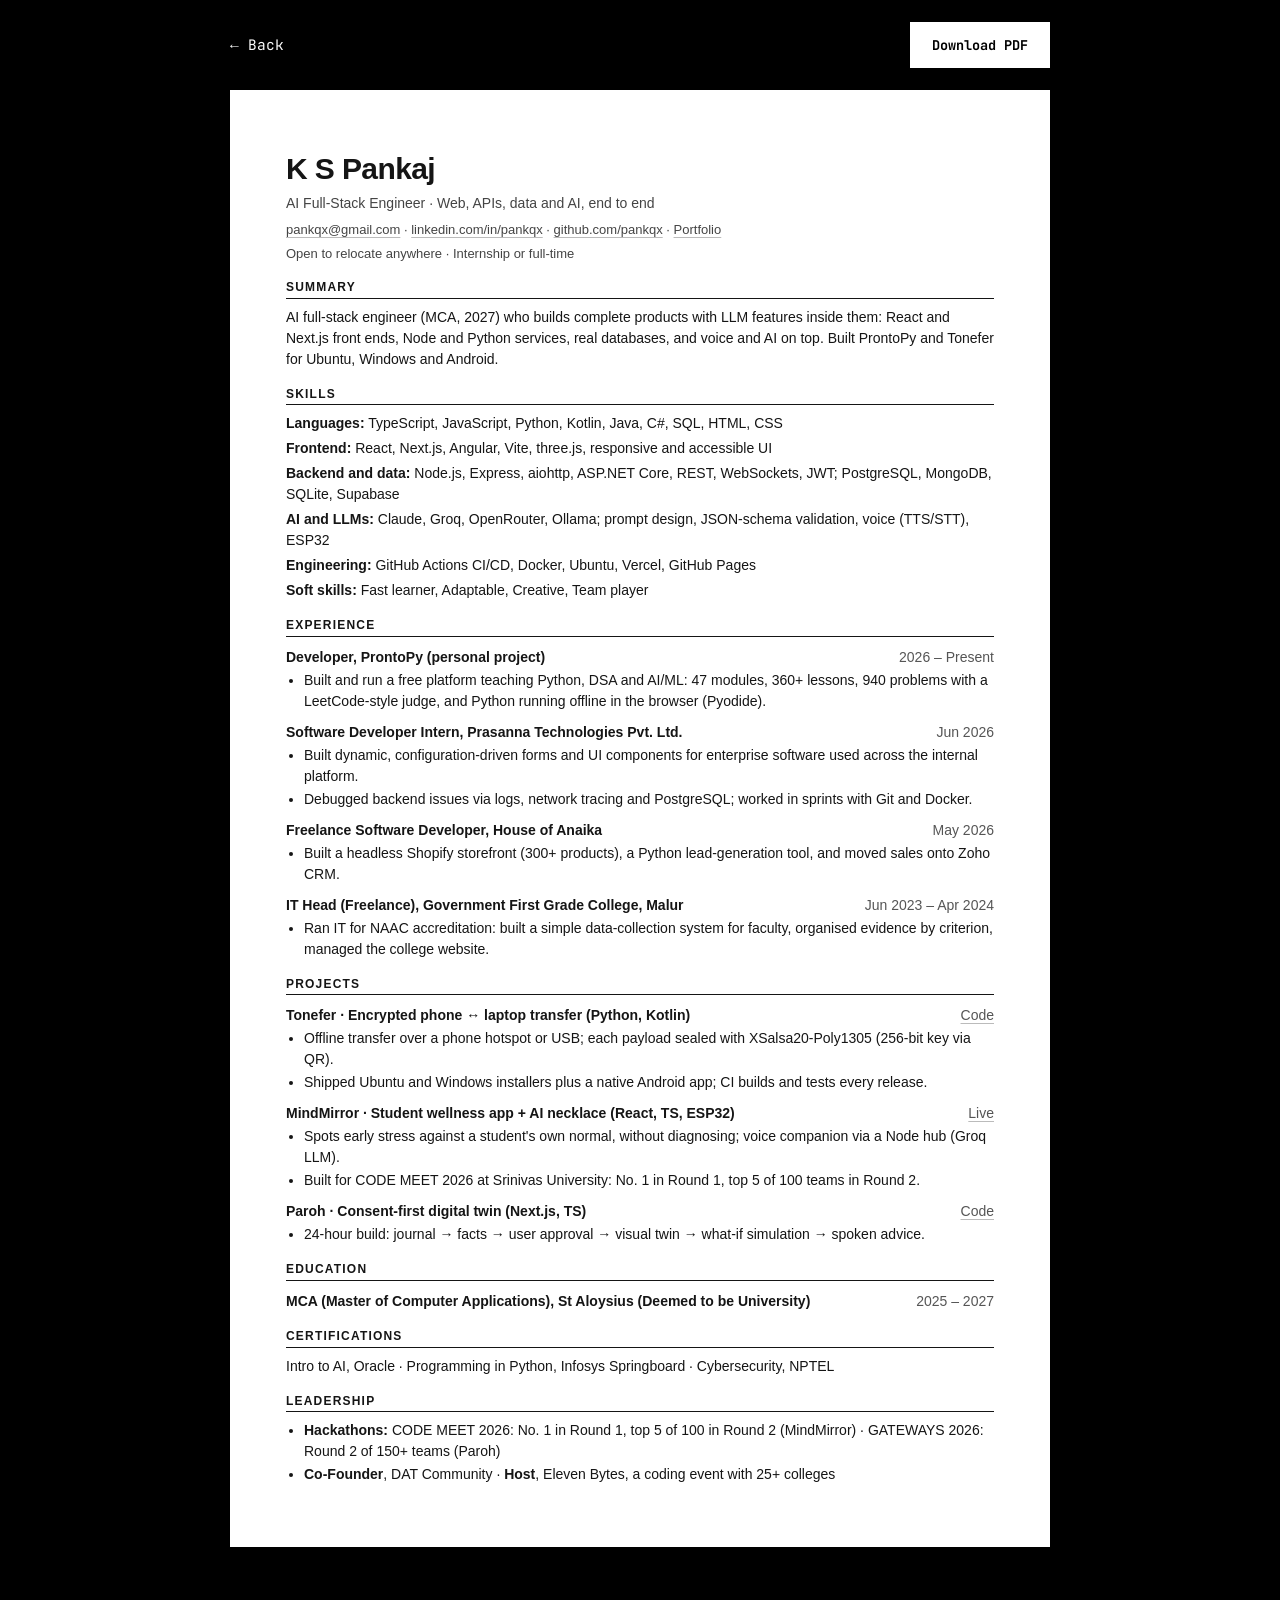
<file: v2/resume.html>
<!doctype html>
<html lang="en">
<head>
<meta charset="utf-8">
<meta name="viewport" content="width=device-width, initial-scale=1">
<title>K S Pankaj · Resume</title>
<link rel="icon" href="../assets/img/favicon.svg" type="image/svg+xml">
<link rel="stylesheet" href="style.css">
</head>
<body>
<div class="cvbar"><a href="./" class="mono">← Back</a><button class="btn" type="button" onclick="window.print()">Download PDF</button></div>

<main id="main" class="cv">
<h1>K S Pankaj</h1>
<p class="sub">AI Full-Stack Engineer · Web, APIs, data and AI, end to end</p>
<p class="contact"><a href="mailto:pankqx@gmail.com">pankqx@gmail.com</a> · <a href="https://www.linkedin.com/in/pankqx">linkedin.com/in/pankqx</a> · <a href="https://github.com/pankqx">github.com/pankqx</a> · <a href="https://pankqx.github.io/pankqx/">Portfolio</a></p>
<p class="contact">Open to relocate anywhere · Internship or full-time</p>

<h2>Summary</h2>
<p>AI full-stack engineer (MCA, 2027) who builds complete products with LLM features inside them: React and Next.js front ends, Node and Python services, real databases, and voice and AI on top. Built ProntoPy and Tonefer for Ubuntu, Windows and Android.</p>

<h2>Skills</h2>
<p><b>Languages:</b> TypeScript, JavaScript, Python, Kotlin, Java, C#, SQL, HTML, CSS</p>
<p><b>Frontend:</b> React, Next.js, Angular, Vite, three.js, responsive and accessible UI</p>
<p><b>Backend and data:</b> Node.js, Express, aiohttp, ASP.NET Core, REST, WebSockets, JWT; PostgreSQL, MongoDB, SQLite, Supabase</p>
<p><b>AI and LLMs:</b> Claude, Groq, OpenRouter, Ollama; prompt design, JSON-schema validation, voice (TTS/STT), ESP32</p>
<p><b>Engineering:</b> GitHub Actions CI/CD, Docker, Ubuntu, Vercel, GitHub Pages</p>
<p><b>Soft skills:</b> Fast learner, Adaptable, Creative, Team player</p>

<h2>Experience</h2>
<div data-block><h3>Developer, ProntoPy (personal project) <span>2026 – Present</span></h3>
<ul><li>Built and run a free platform teaching Python, DSA and AI/ML: 47 modules, 360+ lessons, 940 problems with a LeetCode-style judge, and Python running offline in the browser (Pyodide).</li></ul></div>
<div data-block><h3>Software Developer Intern, Prasanna Technologies Pvt. Ltd. <span>Jun 2026</span></h3>
<ul><li>Built dynamic, configuration-driven forms and UI components for enterprise software used across the internal platform.</li><li>Debugged backend issues via logs, network tracing and PostgreSQL; worked in sprints with Git and Docker.</li></ul></div>
<div data-block><h3>Freelance Software Developer, House of Anaika <span>May 2026</span></h3>
<ul><li>Built a headless Shopify storefront (300+ products), a Python lead-generation tool, and moved sales onto Zoho CRM.</li></ul></div>
<div data-block><h3>IT Head (Freelance), Government First Grade College, Malur <span>Jun 2023 – Apr 2024</span></h3>
<ul><li>Ran IT for NAAC accreditation: built a simple data-collection system for faculty, organised evidence by criterion, managed the college website.</li></ul></div>

<h2>Projects</h2>
<div data-block><h3>Tonefer · Encrypted phone ↔ laptop transfer (Python, Kotlin) <span><a href="https://github.com/pankqx/tonefer">Code</a></span></h3>
<ul><li>Offline transfer over a phone hotspot or USB; each payload sealed with XSalsa20-Poly1305 (256-bit key via QR).</li><li>Shipped Ubuntu and Windows installers plus a native Android app; CI builds and tests every release.</li></ul></div>
<div data-block><h3>MindMirror · Student wellness app + AI necklace (React, TS, ESP32) <span><a href="https://pankqx.github.io/MindMirror/">Live</a></span></h3>
<ul><li>Spots early stress against a student's own normal, without diagnosing; voice companion via a Node hub (Groq LLM).</li><li>Built for CODE MEET 2026 at Srinivas University: No. 1 in Round 1, top 5 of 100 teams in Round 2.</li></ul></div>
<div data-block><h3>Paroh · Consent-first digital twin (Next.js, TS) <span><a href="https://github.com/pankqx/paroh-twin">Code</a></span></h3>
<ul><li>24-hour build: journal → facts → user approval → visual twin → what-if simulation → spoken advice.</li></ul></div>

<h2>Education</h2>
<h3>MCA (Master of Computer Applications), St Aloysius (Deemed to be University) <span>2025 – 2027</span></h3>

<h2>Certifications</h2>
<p>Intro to AI, Oracle · Programming in Python, Infosys Springboard · Cybersecurity, NPTEL</p>

<h2>Leadership</h2>
<ul><li><b>Hackathons:</b> CODE MEET 2026: No. 1 in Round 1, top 5 of 100 in Round 2 (MindMirror) · GATEWAYS 2026: Round 2 of 150+ teams (Paroh)</li><li><b>Co-Founder</b>, DAT Community · <b>Host</b>, Eleven Bytes, a coding event with 25+ colleges</li></ul>
</main>
<script>if(/[?&]edit\b/.test(location.search)){var s=document.createElement('script');s.src='edit.js';document.body.appendChild(s);}</script>
</body>
</html>
</file>
<file: v2/style.css>
/* K S Pankaj · version 2
   Black page, hairline borders, one framed column, numbered sections. One font: JetBrains Mono. */
@font-face { font-family: 'JetBrains Mono'; src: url('../assets/fonts/jetbrains-mono-latin-wght-normal.woff2') format('woff2'); font-weight: 100 800; font-display: swap; }
:root {
  --bg: #000; --panel: #0c0c0d; --cell: #18181b; --text: #fafafa; --soft: #a1a1aa; --faint: #63636b;
  --line: rgba(255, 255, 255, 0.11); --line-2: rgba(255, 255, 255, 0.2);
  --mono: 'JetBrains Mono', ui-monospace, 'Courier New', monospace; --sans: var(--mono);
  --gutter: 14px; --side: 96px;
  color-scheme: dark;
}
@media (min-width: 900px) { :root { --gutter: 22px; --side: 128px; } }
*, *::before, *::after { box-sizing: border-box; }
html { overflow-x: hidden; scroll-behavior: smooth; -webkit-text-size-adjust: 100%; }
body { margin: 0; background: var(--bg); color: var(--text); font-family: var(--mono); font-size: 14.5px; line-height: 1.65; -webkit-font-smoothing: antialiased; }
a { color: inherit; text-decoration: none; }
button { font: inherit; }
:focus-visible { outline: 2px solid #fff; outline-offset: 2px; }
::selection { background: #fff; color: #000; }

/* the framed column, with hatched strips down both sides */
.frame { position: relative; width: min(100% - 2 * var(--gutter), 1180px); margin: 0 auto; border-left: 1px solid var(--line); border-right: 1px solid var(--line); }
.frame::before, .frame::after { content: ''; position: absolute; top: 0; bottom: 0; width: var(--gutter); background: repeating-linear-gradient(45deg, rgba(255, 255, 255, 0.22) 0 1px, transparent 1px 6px); pointer-events: none; }
.frame::before { right: 100%; } .frame::after { left: 100%; }
.rule { position: relative; }
.rule::before { content: ''; position: absolute; top: 0; left: 50%; width: 100vw; height: 1px; transform: translateX(-50%); background: var(--line-2); z-index: 2; }

/* top bar: every item sits in its own cell */
.top { position: sticky; top: 0; z-index: 20; display: flex; justify-content: space-between; height: 64px; background: rgba(0, 0, 0, 0.82); -webkit-backdrop-filter: blur(14px); backdrop-filter: blur(14px); border-bottom: 1px solid var(--line-2); }
.logo { display: flex; align-items: flex-end; width: 76px; padding: 0 0 8px 10px; font-weight: 800; font-size: 17px; letter-spacing: -0.04em; border-right: 1px solid var(--line); background-image: linear-gradient(var(--line) 1px, transparent 1px), linear-gradient(90deg, var(--line) 1px, transparent 1px); background-size: 12px 12px; }
.top nav { display: flex; height: 100%; white-space: nowrap; }
.top nav a { display: flex; align-items: center; padding: 0 16px; border-left: 1px solid var(--line); font-size: 12.5px; color: var(--soft); transition: color 0.2s, background-color 0.2s; }
.top nav a:hover { color: #fff; background: var(--cell); }
.top nav a.res { color: #000; background: #fff; font-weight: 600; }
.top nav a.res:hover { background: #d4d4d8; }
@media (max-width: 640px) { .top nav a:not(.res):not(.keep) { display: none; } }

/* hero */
.hero { padding: clamp(36px, 7vw, 84px) clamp(18px, 4vw, 48px) clamp(34px, 6vw, 64px); background-image: linear-gradient(rgba(255,255,255,0.045) 1px, transparent 1px), linear-gradient(90deg, rgba(255,255,255,0.045) 1px, transparent 1px); background-size: 56px 56px; background-position: -1px -1px; }
.badge { display: inline-flex; align-items: center; gap: 9px; padding: 6px 13px; border: 1px solid var(--line-2); border-radius: 999px; background: var(--panel); font-size: 11.5px; color: var(--soft); }
.badge::before { content: ''; width: 7px; height: 7px; border-radius: 50%; background: #fff; animation: pulse 2s ease-in-out infinite; }
@keyframes pulse { 50% { opacity: 0.25; } }
.hero h1 { margin: 26px 0 24px; font-size: clamp(46px, 12.5vw, 150px); font-weight: 800; line-height: 0.9; letter-spacing: -0.07em; text-transform: uppercase; }
.hero h1 span { color: var(--faint); }
.hero h1 i { font-style: normal; animation: blink 1.1s steps(1) infinite; }
@keyframes blink { 50% { opacity: 0; } }
.hero p { margin: 0; max-width: 58ch; color: var(--soft); font-size: clamp(14.5px, 1.5vw, 17px); }
.hero p b { color: #fff; font-weight: 600; }
.cta { display: flex; flex-wrap: wrap; gap: 10px; margin-top: 28px; }
.btn { display: inline-flex; align-items: center; gap: 10px; height: 46px; padding: 0 22px; border-radius: 999px; background: #fff; color: #000; font-size: 13.5px; font-weight: 700; border: 0; cursor: pointer; transition: background-color 0.2s; }
.btn s { text-decoration: none; transition: transform 0.25s; }
.btn:hover s { transform: translateX(5px); }
.btn:hover { background: #d4d4d8; }
.btn.ghost { background: none; color: #fff; box-shadow: inset 0 0 0 1px var(--line-2); font-weight: 500; }
.btn.ghost:hover { background: var(--cell); }

/* numbers */
.stats { display: grid; grid-template-columns: repeat(2, 1fr); }
.stats div { padding: 26px 12px; text-align: center; border-right: 1px solid var(--line); border-bottom: 1px solid var(--line); transition: background-color 0.25s; }
.stats div:hover { background: var(--panel); }
.stats div:nth-child(2n) { border-right: 0; }
.stats b { display: block; font-size: clamp(26px, 4vw, 40px); font-weight: 800; letter-spacing: -0.04em; line-height: 1.1; }
.stats span { display: block; margin-top: 6px; font-size: 10.5px; letter-spacing: 0.12em; text-transform: uppercase; color: var(--faint); }
@media (min-width: 760px) { .stats { grid-template-columns: repeat(4, 1fr); } .stats div { border-bottom: 0; } .stats div:nth-child(2n) { border-right: 1px solid var(--line); } .stats div:last-child { border-right: 0; } }

/* the moving row of tools */
.ticker { overflow: hidden; padding: 22px 0; background: var(--panel); -webkit-mask-image: linear-gradient(90deg, transparent, #000 14%, #000 86%, transparent); mask-image: linear-gradient(90deg, transparent, #000 14%, #000 86%, transparent); }
.ticker div { display: flex; width: max-content; animation: slide 34s linear infinite; }
.ticker:hover div { animation-play-state: paused; }
.ticker span { padding: 0 26px; font-size: 17px; font-weight: 800; letter-spacing: 0.06em; text-transform: uppercase; color: #3f3f46; transition: color 0.2s; }
.ticker span:hover { color: #fff; }
@keyframes slide { to { transform: translateX(-50%); } }

/* numbered sections */
.sec-h { display: grid; grid-template-columns: var(--side) 1fr; height: 76px; border-bottom: 1px solid var(--line); }
.sec-h b { display: grid; place-items: center; background: var(--cell); border-right: 1px solid var(--line); font-size: 17px; font-weight: 700; }
.sec-h span { display: flex; align-items: center; padding: 0 clamp(18px, 4vw, 48px); font-size: 12px; font-weight: 700; letter-spacing: 0.16em; text-transform: uppercase; }
.body { display: grid; grid-template-columns: 1fr; }
@media (min-width: 900px) { .body { grid-template-columns: var(--side) 1fr; } .body::before { content: ''; border-right: 1px solid var(--line); } }
.pad { padding: clamp(26px, 4.4vw, 52px) clamp(18px, 4vw, 48px); }
h2 { margin: 0 0 20px; font-size: clamp(26px, 4.6vw, 52px); font-weight: 800; line-height: 1.05; letter-spacing: -0.06em; }
h2 em { font-style: normal; color: var(--faint); }
.text p { margin: 0 0 14px; max-width: 66ch; color: var(--soft); }
.text p b { color: #fff; font-weight: 600; }
.strip { display: flex; flex-wrap: wrap; justify-content: space-between; align-items: center; gap: 12px; padding: 14px clamp(18px, 4vw, 48px); border-top: 1px solid var(--line); }
.icons { display: flex; gap: 8px; }
.icons a { display: grid; place-items: center; height: 38px; padding: 0 14px; border-radius: 999px; background: var(--cell); font-size: 12px; color: var(--soft); transition: background-color 0.2s, color 0.2s; }
.icons a:hover { background: #fff; color: #000; }
.cells { display: grid; grid-template-columns: 1fr; border-top: 1px solid var(--line); }
.cells > * { padding: clamp(20px, 3vw, 32px) clamp(18px, 4vw, 48px); border-bottom: 1px solid var(--line); transition: background-color 0.25s; }
.cells > *:hover { background: var(--panel); }
.cells > *:last-child { border-bottom: 0; }
.cells h3 { margin: 0 0 6px; font-size: 17px; font-weight: 700; letter-spacing: -0.03em; }
.cells p { margin: 0; color: var(--soft); max-width: 60ch; }
.cells small { display: block; margin-bottom: 8px; font-size: 10.5px; letter-spacing: 0.12em; text-transform: uppercase; color: var(--faint); }
@media (min-width: 760px) { .cells.two { grid-template-columns: 1fr 1fr; } .cells.two > * { border-right: 1px solid var(--line); } .cells.two > *:nth-child(2n) { border-right: 0; } .cells.two > *:nth-last-child(-n+2) { border-bottom: 0; } }

/* how I work: step pills and a code window */
.pills { display: flex; flex-wrap: wrap; gap: 8px; margin: 22px 0 0; padding: 0; list-style: none; }
.pills li { padding: 7px 15px; border-radius: 999px; background: var(--cell); font-size: 12.5px; color: var(--soft); transition: background-color 0.2s, color 0.2s; }
.pills li:first-child, .pills li:hover { background: #fff; color: #000; }
.code { margin: 26px 0 0; border: 1px solid var(--line-2); border-radius: 12px; background: #0b0f1a; overflow: hidden; max-width: 720px; }
.code header { display: flex; align-items: center; gap: 7px; padding: 12px 14px; border-bottom: 1px solid var(--line); font-size: 12px; color: var(--soft); }
.code header i { width: 10px; height: 10px; border-radius: 50%; background: #3f3f46; }
.code header span { margin-left: 8px; }
.code pre { margin: 0; padding: 16px 18px; overflow-x: auto; font-family: var(--mono); font-size: 12.5px; line-height: 1.7; color: #d4d4d8; }
.code pre u { text-decoration: none; color: #71717a; }
.code pre b { font-weight: 500; color: #fff; }

/* experience rows */
.xp { display: grid; grid-template-columns: 1fr; gap: 4px 20px; padding: 20px clamp(18px, 4vw, 48px); border-top: 1px solid var(--line); transition: background-color 0.25s, padding-left 0.3s; }
.xp:hover { background: var(--panel); padding-left: calc(clamp(18px, 4vw, 48px) + 8px); }
.xp time { font-size: 11.5px; letter-spacing: 0.08em; text-transform: uppercase; color: var(--faint); }
.xp h3 { margin: 0; font-size: clamp(17px, 2.2vw, 22px); font-weight: 700; letter-spacing: -0.04em; }
.xp p { margin: 2px 0 0; color: var(--soft); max-width: 66ch; }
@media (min-width: 760px) { .xp { grid-template-columns: 150px 1fr; } .xp time { padding-top: 6px; } .xp p { grid-column: 2; } }

/* work grid */
.bento { display: grid; grid-template-columns: 1fr; border-top: 1px solid var(--line); }
.card { display: flex; flex-direction: column; border-bottom: 1px solid var(--line); transition: background-color 0.25s; }
.card:hover { background: var(--panel); }
.card .art { display: block; width: 100%; height: clamp(150px, 20vw, 210px); padding: 30px; background: #111113; border-bottom: 1px solid var(--line); fill: none; stroke: #71717a; stroke-width: 1.2; stroke-linecap: round; stroke-linejoin: round; transition: stroke 0.3s, transform 0.5s; }
.card:hover .art { stroke: #fff; transform: scale(1.04); }
.card .thumb { overflow: hidden; }
.card div.t { padding: 18px clamp(18px, 3vw, 28px) 22px; }
.card small { display: flex; justify-content: space-between; gap: 10px; font-size: 10.5px; letter-spacing: 0.1em; text-transform: uppercase; color: var(--faint); }
.card small em { font-style: normal; color: var(--soft); }
.card h3 { margin: 8px 0 4px; font-size: 21px; font-weight: 800; letter-spacing: -0.05em; }
.card h3 a::after { content: ' ↗'; color: var(--faint); transition: color 0.2s; }
.card:hover h3 a::after { color: #fff; }
.card q { display: block; margin: 0 0 8px; quotes: none; color: #fff; font-size: 13.5px; }
.card p { margin: 0; color: var(--soft); font-size: 13.5px; }
@media (min-width: 760px) { .bento { grid-template-columns: 1fr 1fr; } .card:nth-child(odd) { border-right: 1px solid var(--line); } .card:nth-last-child(-n+2) { border-bottom: 0; } }
@media (max-width: 759px) { .card:last-child { border-bottom: 0; } }

/* contact */
.mail { display: block; padding: clamp(28px, 5vw, 60px) clamp(18px, 4vw, 48px); font-size: clamp(22px, 5.6vw, 64px); font-weight: 800; letter-spacing: -0.07em; line-height: 1; overflow-wrap: anywhere; border-top: 1px solid var(--line); transition: background-color 0.25s, color 0.25s; }
.mail:hover { background: #fff; color: #000; }

/* footer */
.foot { display: grid; grid-template-columns: 1fr 1fr; gap: 28px 16px; padding: clamp(28px, 4vw, 48px) clamp(18px, 4vw, 48px); }
.foot h4 { margin: 0 0 12px; font-size: 10.5px; font-weight: 500; letter-spacing: 0.14em; text-transform: uppercase; color: var(--faint); }
.foot a { display: block; margin-bottom: 8px; color: var(--soft); font-size: 13px; transition: color 0.2s, transform 0.2s; }
.foot a:hover { color: #fff; transform: translateX(4px); }
.foot .big { grid-column: 1 / -1; font-size: clamp(40px, 9vw, 110px); font-weight: 800; letter-spacing: -0.08em; line-height: 0.9; color: #1c1c1f; }
@media (min-width: 760px) { .foot { grid-template-columns: 2fr 1fr 1fr 1fr; } .foot .big { grid-column: auto; } }
.end { display: flex; flex-wrap: wrap; justify-content: space-between; gap: 6px 20px; padding: 16px clamp(18px, 4vw, 48px); border-top: 1px solid var(--line); font-size: 11.5px; color: var(--faint); }
.end b { color: #fff; font-weight: 500; }

/* small motions: things rise in as you reach them */
.js .rise { opacity: 0; transform: translateY(16px); transition: opacity 0.7s, transform 0.7s cubic-bezier(.2, .7, .1, 1); }
.js .rise.in { opacity: 1; transform: none; }
@media (prefers-reduced-motion: reduce) { html { scroll-behavior: auto; } .js .rise { opacity: 1; transform: none; } .ticker div, .badge::before, .hero h1 i { animation: none; } }

/* ---------- resume page ---------- */
.cv { width: min(100% - 28px, 820px); margin: 0 auto 60px; padding: clamp(24px, 5vw, 56px); background: #fff; color: #151515; box-shadow: 0 1px 0 rgba(0,0,0,.06), 0 30px 60px -40px rgba(0,0,0,.35); font-size: 14px; line-height: 1.5; }
.cv h1 { margin: 0; font-size: 30px; font-weight: 800; letter-spacing: -0.02em; }
.cv .sub { margin: 2px 0 6px; color: #444; }
.cv .contact { margin: 0 0 4px; font-size: 13px; color: #444; }
.cv a { text-decoration: underline; text-decoration-color: #bbb; text-underline-offset: 3px; }
.cv h2 { margin: 18px 0 8px; padding-bottom: 4px; border-bottom: 1px solid #151515; font-size: 12px; font-weight: 800; letter-spacing: 0.1em; text-transform: uppercase; }
.cv h3 { display: flex; justify-content: space-between; gap: 14px; margin: 10px 0 2px; font-size: 14px; font-weight: 700; }
.cv h3 span { font-weight: 400; color: #555; white-space: nowrap; }
.cv p { margin: 0 0 4px; }
.cv ul { margin: 2px 0 6px; padding-left: 18px; }
.cv li { margin-bottom: 2px; }
.cvbar .btn { border-radius: 0; }
.cvbar { display: flex; justify-content: space-between; align-items: center; width: min(100% - 28px, 820px); margin: 0 auto; padding: 22px 0; }
@media print { @page { size: A4; margin: 12mm; } body { background: #fff; } .cvbar, #editbar { display: none !important; } .cv { width: 100%; margin: 0; padding: 0; box-shadow: none; font-size: 10.6pt; } }

/* ---------- edit mode ---------- */
#editbar { position: fixed; left: 0; right: 0; bottom: 0; z-index: 50; display: flex; flex-wrap: wrap; align-items: center; gap: 8px; padding: 10px 14px; background: #151515; color: #f1efe9; font-family: var(--mono); font-size: 13px; }
#editbar input { flex: 1 1 180px; min-width: 0; height: 38px; padding: 0 12px; border: 0; border-radius: 8px; background: #2a2a2c; color: #fff; font: inherit; }
#editbar button { height: 38px; padding: 0 14px; border: 0; border-radius: 8px; background: #2a2a2c; color: #fff; font: inherit; cursor: pointer; }
#editbar button.go { background: #ff4e1b; color: #151515; font-weight: 700; }
#editbar .msg { flex: 1 1 100%; color: #b9b6ad; font-size: 13px; }
body.editing { padding-bottom: 130px; }
body.editing main { outline: none; }
body.editing main [data-block]:hover { box-shadow: -3px 0 0 var(--text); }
body.editing main .picked { box-shadow: -3px 0 0 var(--text); background: color-mix(in srgb, var(--text) 7%, transparent); }

/* keep wide things (code, long words) from stretching the page on phones */
.body > *, .frame > *, section, .text { min-width: 0; }
.code { max-width: min(100%, 720px); }
section, .ticker, .stats, footer { overflow-x: clip; }
.frame::before, .frame::after { z-index: 1; }

.cv { font-family: Helvetica, Arial, sans-serif; }
</file>
<file: assets/css/site.css>
/* =====================================================================
   KSP · Drafting Table (Rev B, compact)
   Vellum, graphite, one signal orange. Lines that draw themselves.
   ===================================================================== */

@font-face { font-family: 'Archivo'; src: url('../fonts/archivo-latin-wdth-normal.woff2') format('woff2-variations'); font-weight: 100 900; font-stretch: 62% 125%; font-style: normal; font-display: swap; }
@font-face { font-family: 'Plex Mono'; src: url('../fonts/ibm-plex-mono-latin-400-normal.woff2') format('woff2'); font-weight: 400; font-display: swap; }
@font-face { font-family: 'Plex Mono'; src: url('../fonts/ibm-plex-mono-latin-500-normal.woff2') format('woff2'); font-weight: 500; font-display: swap; }
@font-face { font-family: 'Instrument Serif'; src: url('../fonts/instrument-serif-latin-400-italic.woff2') format('woff2'); font-style: italic; font-weight: 400; font-display: swap; }

:root {
  --paper: #ece8df; --paper-2: #e3ded2; --paper-3: #d9d3c4;
  --ink: #18181a; --ink-2: #4b4943; --ink-3: #7d796d;
  --rule: rgba(24, 24, 26, 0.2); --rule-2: rgba(24, 24, 26, 0.1);
  --grid: rgba(24, 24, 26, 0.045); --grid-major: rgba(24, 24, 26, 0.08);
  --signal: #ff4e1b; --signal-ink: #b9360b;
  --chip: #1d1d1f; --chip-ink: #ece8df;
  --shadow: 0 1px 0 rgba(24, 24, 26, 0.06), 0 22px 50px -28px rgba(24, 24, 26, 0.4);
  --f-sans: 'Archivo', 'Helvetica Neue', Arial, sans-serif;
  --f-mono: 'Plex Mono', ui-monospace, 'SFMono-Regular', Menlo, monospace;
  --f-serif: 'Instrument Serif', 'Times New Roman', serif;
  --pad: clamp(18px, 4.2vw, 64px); --max: 1320px; --bar-h: 64px;
  --ease: cubic-bezier(0.2, 0.7, 0.1, 1); --ease-io: cubic-bezier(0.65, 0, 0.35, 1);
  color-scheme: light;
}
[data-theme='blueprint'] {
  --paper: #0f2a4a; --paper-2: #123257; --paper-3: #183c66;
  --ink: #eaf1fa; --ink-2: #b4c6dc; --ink-3: #7f98b8;
  --rule: rgba(234, 241, 250, 0.3); --rule-2: rgba(234, 241, 250, 0.14);
  --grid: rgba(234, 241, 250, 0.055); --grid-major: rgba(234, 241, 250, 0.1);
  --signal: #ff7a45; --signal-ink: #ff9a70;
  --chip: #071a30; --chip-ink: #eaf1fa;
  --shadow: 0 1px 0 rgba(0, 0, 0, 0.2), 0 22px 50px -28px rgba(0, 0, 0, 0.65);
  color-scheme: dark;
}

*, *::before, *::after { box-sizing: border-box; }
html { -webkit-text-size-adjust: 100%; scroll-behavior: smooth; scroll-padding-top: calc(var(--bar-h) + 12px); }
body {
  margin: 0; background-color: var(--paper); color: var(--ink);
  background-image: linear-gradient(var(--grid-major) 1px, transparent 1px), linear-gradient(90deg, var(--grid-major) 1px, transparent 1px), linear-gradient(var(--grid) 1px, transparent 1px), linear-gradient(90deg, var(--grid) 1px, transparent 1px);
  background-size: 120px 120px, 120px 120px, 24px 24px, 24px 24px; background-position: -1px -1px;
  font-family: var(--f-sans); font-size: 17px; line-height: 1.55; font-stretch: 100%;
  -webkit-font-smoothing: antialiased; text-rendering: optimizeLegibility; overflow-x: hidden;
  transition: background-color 0.5s var(--ease), color 0.5s var(--ease);
}
body::before {
  content: ''; position: fixed; inset: 0; pointer-events: none; z-index: 1; opacity: 0.35; mix-blend-mode: multiply;
  background-image: url("data:image/svg+xml,%3Csvg xmlns='http://www.w3.org/2000/svg' width='180' height='180'%3E%3Cfilter id='n'%3E%3CfeTurbulence type='fractalNoise' baseFrequency='.9' numOctaves='2' stitchTiles='stitch'/%3E%3CfeColorMatrix values='0 0 0 0 0.45 0 0 0 0 0.42 0 0 0 0 0.36 0 0 0 .22 0'/%3E%3C/filter%3E%3Crect width='100%25' height='100%25' filter='url(%23n)'/%3E%3C/svg%3E");
}
[data-theme='blueprint'] body::before { mix-blend-mode: screen; opacity: 0.18; }
img, svg { display: block; max-width: 100%; }
a { color: inherit; text-decoration: none; }
button { font: inherit; color: inherit; background: none; border: 0; padding: 0; cursor: pointer; text-align: inherit; }
::selection { background: var(--signal); color: #fff; }
:focus-visible { outline: 2px solid var(--signal); outline-offset: 3px; border-radius: 2px; }
.skip { position: fixed; left: 12px; top: -60px; z-index: 100; background: var(--ink); color: var(--paper); padding: 10px 14px; font-family: var(--f-mono); font-size: 12px; transition: top 0.2s; }
.skip:focus { top: 12px; }

.mono { font-family: var(--f-mono); font-size: 11.5px; letter-spacing: 0.08em; text-transform: uppercase; line-height: 1.4; }
.serif { font-family: var(--f-serif); font-style: italic; font-weight: 400; letter-spacing: 0; }
.muted { color: var(--ink-2); }
.signal { color: var(--signal-ink); }
.arr { width: 0.9em; height: 0.9em; display: inline-block; vertical-align: -0.08em; flex: none; }
.h2 { font-size: clamp(40px, 6.4vw, 92px); font-weight: 800; font-stretch: 92%; line-height: 0.92; letter-spacing: -0.025em; margin: 0; text-wrap: balance; }
.h2 .serif { font-size: 1.04em; letter-spacing: -0.01em; }
.lede { font-size: clamp(18px, 1.6vw, 21px); line-height: 1.5; color: var(--ink-2); max-width: 56ch; text-wrap: pretty; margin: 0; }

/* =====================================================================
   ASCII boot loader
   ===================================================================== */
.boot { display: none; }
.js .boot {
  position: fixed; inset: 0; z-index: 95; display: grid; place-items: center; padding: 24px;
  background: var(--paper); transition: clip-path 0.8s var(--ease-io); clip-path: inset(0 0 0 0);
}
.boot.is-done { clip-path: inset(0 0 100% 0); }
.boot-in { width: min(720px, 100%); }
.boot-art {
  margin: 0; font-family: var(--f-mono); font-size: clamp(5.4px, 1.8vw, 13px); line-height: 1.12; color: var(--ink);
  white-space: pre; overflow: hidden; letter-spacing: 0;
}
.boot-art .x { color: var(--ink-3); }
.boot-art .o { color: var(--signal); }
.boot-meta { display: flex; justify-content: space-between; gap: 12px; margin: 18px 0 14px; padding-top: 10px; border-top: 1px solid var(--ink); color: var(--ink-3); }
.boot-log { font-family: var(--f-mono); font-size: clamp(11px, 1.3vw, 13px); line-height: 1.75; color: var(--ink-2); min-height: 8.8em; }
.boot-log p { margin: 0; opacity: 0; transform: translateY(4px); transition: opacity 0.25s, transform 0.25s; white-space: pre; overflow: hidden; text-overflow: ellipsis; }
.boot-log p.on { opacity: 1; transform: none; }
.boot-log b { color: var(--signal-ink); font-weight: 500; }
.boot-bar { display: flex; align-items: center; gap: 12px; margin-top: 12px; font-family: var(--f-mono); font-size: 12px; color: var(--ink); }
.boot-bar .track { flex: 1; white-space: pre; overflow: hidden; color: var(--ink-3); }
.boot-bar .track b { color: var(--ink); font-weight: 400; }
.boot-skip { position: absolute; right: 20px; bottom: 18px; color: var(--ink-3); }
.boot-skip:hover { color: var(--signal-ink); }


/* ---------- top bar ---------- */
.bar { position: fixed; top: 0; left: 0; right: 0; z-index: 50; height: var(--bar-h); display: flex; align-items: center; gap: 20px; padding: 0 var(--pad); transition: background-color 0.3s, border-color 0.3s; border-bottom: 1px solid transparent; }
.bar.is-scrolled { background: color-mix(in srgb, var(--paper) 88%, transparent); -webkit-backdrop-filter: blur(8px) saturate(1.2); backdrop-filter: blur(8px) saturate(1.2); border-bottom-color: var(--rule-2); }
.brand { display: flex; align-items: center; gap: 12px; }
.brand .mark { width: 54px; height: auto; color: var(--ink); }
.mark .mdot { fill: var(--signal); }
.brand .mark path { stroke-dasharray: 1; }
.brand:hover .mark path { animation: redraw 0.8s var(--ease-io); }
@keyframes redraw { 0% { stroke-dashoffset: 1; } 100% { stroke-dashoffset: 0; } }
.brand-name { font-family: var(--f-mono); font-size: 11px; letter-spacing: 0.1em; line-height: 1.25; color: var(--ink-2); text-transform: uppercase; }
.brand-name b { color: var(--ink); font-weight: 500; display: block; }
.nav { display: none; margin-left: auto; gap: 4px; }
.nav a { font-family: var(--f-mono); font-size: 11.5px; letter-spacing: 0.08em; text-transform: uppercase; padding: 8px 10px; position: relative; color: var(--ink-2); transition: color 0.2s; }
.nav a span { color: var(--ink-3); margin-right: 6px; transition: color 0.2s; }
.nav a::after { content: ''; position: absolute; left: 10px; right: 10px; bottom: 4px; height: 1px; background: var(--signal); transform: scaleX(0); transform-origin: left; transition: transform 0.35s var(--ease); }
.nav a:hover, .nav a.is-active { color: var(--ink); }
.nav a:hover span, .nav a.is-active span { color: var(--signal-ink); }
.nav a:hover::after, .nav a.is-active::after { transform: scaleX(1); }
.bar-r { display: flex; align-items: center; gap: 10px; margin-left: auto; }
@media (min-width: 1000px) { .nav { display: flex; } .bar-r { margin-left: 8px; } }
@media (max-width: 600px) { .brand-name { display: none; } .bar { gap: 10px; } }
.mode { display: inline-flex; align-items: center; gap: 8px; height: 34px; padding: 0 10px; border: 1px solid var(--rule); font-family: var(--f-mono); font-size: 10.5px; letter-spacing: 0.1em; text-transform: uppercase; color: var(--ink-2); background: color-mix(in srgb, var(--paper) 70%, transparent); transition: border-color 0.2s, color 0.2s; }
.mode:hover { border-color: var(--ink); color: var(--ink); }
.mode .sw { width: 26px; height: 14px; border: 1px solid currentColor; position: relative; }
.mode .sw::after { content: ''; position: absolute; top: 2px; left: 2px; width: 8px; height: 8px; background: var(--signal); transition: transform 0.35s var(--ease); }
[data-theme='blueprint'] .mode .sw::after { transform: translateX(12px); }
.mode .lbl-b { display: none; }
[data-theme='blueprint'] .mode .lbl-v { display: none; }
[data-theme='blueprint'] .mode .lbl-b { display: inline; }
@media (max-width: 520px) { .mode .lbl { display: none !important; } .mode { padding: 0 8px; } }
.menu-btn { height: 34px; padding: 0 12px; border: 1px solid var(--ink); background: var(--ink); color: var(--paper); font-family: var(--f-mono); font-size: 10.5px; letter-spacing: 0.1em; text-transform: uppercase; }
@media (min-width: 1000px) { .menu-btn { display: none; } }
.sheet-menu { position: fixed; inset: 0; z-index: 70; background: var(--paper); padding: calc(var(--bar-h) + 16px) var(--pad) 28px; display: flex; flex-direction: column; clip-path: inset(0 0 100% 0); transition: clip-path 0.55s var(--ease-io); visibility: hidden; background-image: linear-gradient(var(--grid) 1px, transparent 1px), linear-gradient(90deg, var(--grid) 1px, transparent 1px); background-size: 24px 24px; }
.sheet-menu.is-open { clip-path: inset(0 0 0 0); visibility: visible; }
.sheet-menu ol { list-style: none; margin: 0; padding: 0; border-top: 1px solid var(--rule); }
.sheet-menu li { border-bottom: 1px solid var(--rule); }
.sheet-menu ol a { display: flex; align-items: baseline; gap: 14px; padding: 14px 0; font-size: clamp(30px, 9vw, 48px); font-weight: 800; font-stretch: 88%; letter-spacing: -0.02em; line-height: 1; }
.sheet-menu ol a .mono { color: var(--signal-ink); min-width: 2.4em; }
.sheet-menu .menu-foot { margin-top: auto; display: flex; flex-wrap: wrap; justify-content: space-between; gap: 12px; color: var(--ink-3); padding-top: 20px; }
.icon-btn { width: 34px; height: 34px; border: 1px solid var(--ink); display: grid; place-items: center; background: var(--paper); }
.icon-btn:hover { background: var(--ink); color: var(--paper); }
.menu-close { position: absolute; top: 15px; right: var(--pad); }

/* ---------- PCB trace progress ---------- */
.trace { position: fixed; z-index: 45; pointer-events: none; }
@media (min-width: 1000px) { .trace-h { display: block; } }
.trace-h { left: 0; right: 0; top: var(--bar-h); height: 2px; background: var(--rule-2); }
.trace-h .tfill { height: 100%; width: 0; background: var(--signal); }

/* ---------- layout ---------- */
main { position: relative; z-index: 2; }
.wrap { width: 100%; max-width: var(--max); margin: 0 auto; padding: 0 var(--pad); }
@media (min-width: 1000px) { .wrap { padding-right: calc(var(--pad) + 40px); } }
.sheet { position: relative; padding: clamp(64px, 8vw, 120px) 0; }
.sh { display: flex; align-items: center; gap: 14px; margin-bottom: clamp(26px, 3.6vw, 46px); }
.sh-no { font-family: var(--f-mono); font-size: 12px; font-weight: 500; letter-spacing: 0.08em; border: 1px solid var(--ink); padding: 3px 7px; line-height: 1; }
.sh-rule { flex: 1; height: 1px; background: var(--ink); transform-origin: left; transform: scaleX(0); transition: transform 1.1s var(--ease-io); }
.sh.in .sh-rule { transform: scaleX(1); }
.sh-label, .sh-meta { font-family: var(--f-mono); font-size: 11.5px; letter-spacing: 0.08em; text-transform: uppercase; }
.sh-meta { color: var(--ink-3); }
@media (max-width: 600px) { .sh-meta { display: none; } }
.head2 { display: grid; gap: 18px; margin-bottom: clamp(30px, 4.4vw, 56px); }
@media (min-width: 1000px) { .head2 { grid-template-columns: 1.15fr 1fr; align-items: end; } }

.js .rv { opacity: 0; transform: translateY(18px); transition: opacity 0.9s var(--ease), transform 0.9s var(--ease); transition-delay: var(--d, 0s); }
.js .rv.in { opacity: 1; transform: none; }

/* self-drawing line art */
.dw .d { stroke-dasharray: 1; stroke-dashoffset: 1; transition: stroke-dashoffset 1.6s var(--ease-io); transition-delay: var(--d, 0s); }
.dw.in .d { stroke-dashoffset: 0; }
.dw .f { opacity: 0; transition: opacity 0.8s var(--ease); transition-delay: calc(var(--d, 0s) + 0.6s); }
.dw.in .f { opacity: 1; }
.dw.reset .d, .dw.reset .f { transition: none !important; }
.art { color: var(--ink); overflow: visible; }
.art .ln { fill: none; stroke: currentColor; stroke-width: 1.4; stroke-linecap: round; stroke-linejoin: round; }
.art .lt { fill: none; stroke: currentColor; stroke-width: 0.8; opacity: 0.55; }
.art .dash { stroke-dasharray: 4 4; }
.art .hl { stroke: var(--signal); }
.art .sf, .art .sfill { fill: var(--signal); }
.art .pf { fill: var(--paper); }
.art .if { fill: currentColor; }
.art .chipf { fill: var(--chip); }
.art .signal-t { fill: var(--signal-ink); }
.art .tx { font-family: var(--f-mono); font-size: 9px; letter-spacing: 0.08em; fill: var(--ink-2); text-transform: uppercase; }
.art .tx-s { font-size: 7.5px; }
.art .tx-b { font-family: var(--f-sans); font-weight: 800; fill: currentColor; letter-spacing: -0.01em; }
.art .hatch { fill: url(#hatch); }
.led { animation: blink 1.6s steps(1, end) infinite; }
.led-slow { animation: breathe 2.8s ease-in-out infinite; }
@keyframes blink { 0%, 55% { opacity: 1; } 56%, 100% { opacity: 0.18; } }
@keyframes breathe { 0%, 100% { opacity: 0.25; } 50% { opacity: 1; } }
.fm .fm-s { opacity: 0; animation: 6s var(--ease) infinite; }
.fm .s1 { animation-name: fm1; } .fm .s2 { animation-name: fm2; } .fm .s3 { animation-name: fm3; }
@keyframes fm1 { 0%, 4% { opacity: 0; } 10%, 78% { opacity: 1; } 86%, 100% { opacity: 0; } }
@keyframes fm2 { 0%, 22% { opacity: 0; } 28%, 78% { opacity: 1; } 86%, 100% { opacity: 0; } }
@keyframes fm3 { 0%, 40% { opacity: 0; } 46%, 78% { opacity: 1; } 86%, 100% { opacity: 0; } }
.art .cmt { animation: cmt 5s infinite; animation-delay: calc(var(--i) * 0.32s); }
.art .cmt.merge { fill: var(--signal); animation: none; }
@keyframes cmt { 0%, 6% { fill: var(--paper); } 10%, 70% { fill: var(--ink); } 80%, 100% { fill: var(--paper); } }

/* ---------- buttons & links ---------- */
.btn { --bg: var(--ink); --fg: var(--paper); display: inline-flex; align-items: center; gap: 10px; height: 50px; padding: 0 20px; background: var(--bg); color: var(--fg); border: 1px solid var(--ink); font-family: var(--f-mono); font-size: 12px; letter-spacing: 0.1em; text-transform: uppercase; font-weight: 500; position: relative; overflow: hidden; isolation: isolate; transition: color 0.35s var(--ease); white-space: nowrap; }
.btn::before { content: ''; position: absolute; inset: 0; background: var(--signal); z-index: -1; transform: translateY(101%); transition: transform 0.45s var(--ease); }
.btn:hover::before { transform: none; }
.btn:hover { color: #fff; border-color: var(--signal); }
.btn .arr { transition: transform 0.35s var(--ease); }
.btn:hover .arr { transform: translate(2px, -2px); }
.btn-ghost { --bg: transparent; --fg: var(--ink); }
.btn-sm { height: 34px; padding: 0 12px; font-size: 10.5px; gap: 8px; }
.link { display: inline-flex; align-items: center; gap: 6px; font-family: var(--f-mono); font-size: 11.5px; letter-spacing: 0.08em; text-transform: uppercase; padding: 6px 0; position: relative; }
.link::after { content: ''; position: absolute; left: 0; right: 0; bottom: 2px; height: 1px; background: currentColor; transform-origin: right; transition: transform 0.4s var(--ease); }
.link:hover { color: var(--signal-ink); }
.link:hover::after { transform: scaleX(0); transform-origin: left; }

/* =====================================================================
   00 · COVER
   ===================================================================== */
.cover { padding-top: calc(var(--bar-h) + clamp(28px, 6vw, 80px)); padding-bottom: clamp(40px, 5vw, 70px); min-height: 100svh; display: flex; flex-direction: column; justify-content: center; }
.cover-grid { display: grid; gap: clamp(24px, 4vw, 56px); align-items: center; }
@media (min-width: 1000px) { .cover-grid { grid-template-columns: 1.08fr 0.92fr; } }
.cover-meta { display: flex; flex-wrap: wrap; gap: 8px 18px; color: var(--ink-3); margin-bottom: 18px; }
.cover-meta b { color: var(--ink); font-weight: 500; }
.hello { font-family: var(--f-serif); font-style: italic; font-size: clamp(28px, 3.4vw, 46px); line-height: 1; margin: 0 0 6px; color: var(--ink-2); }
.hello .wave { display: inline-block; transform-origin: 70% 80%; }
.ready .hello .wave { animation: wave 1.6s 1.4s var(--ease) 2; }
@keyframes wave { 0%, 100% { transform: rotate(0); } 20% { transform: rotate(14deg); } 40% { transform: rotate(-8deg); } 60% { transform: rotate(10deg); } }
.name { margin: 0; font-weight: 900; text-transform: uppercase; line-height: 0.8; letter-spacing: -0.035em; font-size: clamp(56px, 15.4vw, 150px); white-space: nowrap; }
@media (min-width: 1000px) { .name { font-size: clamp(84px, 8.4vw, 150px); } }
.name .ln1, .name .ln2 { display: block; font-stretch: 62%; transition: font-stretch 1.4s var(--ease-io); }
.name .ln1 { font-size: 0.56em; letter-spacing: -0.01em; margin-bottom: 0.06em; }
.ready .name .ln1, .ready .name .ln2 { font-stretch: 112%; }
.ready .name .ln2 { transition-delay: 0.08s; }
.name .dot { color: var(--signal); }
.name [data-l] { display: inline-block; transition: font-stretch 0.45s var(--ease), color 0.3s; }
.dim { display: flex; align-items: center; gap: 10px; margin: 16px 0 24px; color: var(--ink-2); }
.dim .dl { flex: 1; height: 9px; position: relative; }
.dim .dl::before { content: ''; position: absolute; left: 0; right: 0; top: 4px; height: 1px; background: currentColor; transform: scaleX(0); transition: transform 1s 0.5s var(--ease-io); }
.dim .dl.l::before { transform-origin: right; }
.dim .dl.r::before { transform-origin: left; }
.dim .dl::after { content: ''; position: absolute; top: 0; width: 1px; height: 9px; background: currentColor; }
.dim .dl.l::after { left: 0; }
.dim .dl.r::after { right: 0; }
.ready .dim .dl::before { transform: scaleX(1); }
.dim .dt { white-space: nowrap; }
.statement { font-size: clamp(25px, 3.1vw, 42px); line-height: 1.12; font-weight: 600; font-stretch: 96%; letter-spacing: -0.02em; margin: 0 0 16px; max-width: 20ch; text-wrap: balance; }
.statement .serif { font-weight: 400; font-size: 1.06em; }
.statement .u { position: relative; white-space: nowrap; display: inline-block; }
.statement .u svg { position: absolute; left: -2%; bottom: -0.16em; width: 104%; height: 0.35em; overflow: visible; }
.statement .u path { fill: none; stroke: var(--signal); stroke-width: 3; stroke-linecap: round; stroke-dasharray: 1; stroke-dashoffset: 1; transition: stroke-dashoffset 1.1s 1.1s var(--ease-io); }
.ready .statement .u path { stroke-dashoffset: 0; }
.cover-sub { color: var(--ink-2); max-width: 50ch; margin: 0 0 26px; }
.cover-sub a { border-bottom: 1px solid var(--signal); color: var(--ink); }
.cover-cta { display: flex; flex-wrap: wrap; gap: 10px; align-items: center; }
.status { display: inline-flex; align-items: center; gap: 10px; margin-top: 24px; color: var(--ink-2); }
.status .chip8 { width: 34px; height: 22px; }
.cover-art { margin: 0; }
.cover-art .art { width: 100%; max-width: 600px; margin: 0 auto; }
.fig { display: flex; justify-content: space-between; gap: 12px; margin-top: 10px; color: var(--ink-3); border-top: 1px solid var(--rule-2); padding-top: 8px; }
.fig .serif { text-transform: none; letter-spacing: 0; font-size: 15px; color: var(--ink-2); }
/* proof strip */
.stats { display: grid; grid-template-columns: repeat(2, 1fr); margin-top: clamp(30px, 4vw, 54px); border-top: 1px solid var(--ink); }
@media (min-width: 860px) { .stats { grid-template-columns: repeat(4, 1fr); } }
.stat { padding: 14px 14px 4px 0; display: flex; align-items: baseline; gap: 10px; border-bottom: 1px solid var(--rule-2); }
@media (min-width: 860px) { .stat { border-bottom: 0; } .stat + .stat { padding-left: 16px; border-left: 1px solid var(--rule-2); } }
.stat b { font-size: clamp(32px, 3.6vw, 50px); font-weight: 800; font-stretch: 75%; letter-spacing: -0.03em; line-height: 1; font-variant-numeric: tabular-nums; }
.stat b sup { font-size: 0.45em; color: var(--signal-ink); vertical-align: 0.9em; font-stretch: 100%; margin-left: 1px; }
.stat span { font-size: 14px; line-height: 1.3; color: var(--ink-2); }

/* =====================================================================
   01 · PRONTOPY (flagship band)
   ===================================================================== */
.flag { display: grid; border: 1px solid var(--ink); background: color-mix(in srgb, var(--paper) 70%, var(--paper-2)); box-shadow: var(--shadow); }
@media (min-width: 1000px) { .flag { grid-template-columns: 0.85fr 1.15fr; } }
.flag-art { position: relative; padding: 44px clamp(24px, 4vw, 48px) 60px; border-bottom: 1px solid var(--ink); display: grid; place-items: center; overflow: hidden; }
@media (min-width: 1000px) { .flag-art { border-bottom: 0; border-right: 1px solid var(--ink); } }
.flag-art .art { width: min(100%, 360px); }
.kolam-dots circle { fill: var(--ink); }
.kolam-line { fill: none; stroke: var(--ink); stroke-width: 2.4; stroke-linecap: round; stroke-linejoin: round; }
.flag-art .corner { position: absolute; color: var(--ink-3); }
.flag-art .corner.tl { left: 14px; top: 12px; }
.flag-art .corner.br { right: 14px; bottom: 12px; text-align: right; }
.flag-body { padding: clamp(24px, 4vw, 52px); display: flex; flex-direction: column; }
.flag-kicker { display: flex; flex-wrap: wrap; gap: 6px 10px; align-items: center; color: var(--signal-ink); margin-bottom: 14px; }
.flag-title { font-size: clamp(54px, 7.4vw, 112px); font-weight: 900; font-stretch: 80%; letter-spacing: -0.04em; line-height: 0.85; margin: 0 0 14px; }
.flag-title span { color: var(--signal); }
.flag-quote { font-family: var(--f-serif); font-style: italic; font-size: clamp(22px, 2.2vw, 30px); line-height: 1.15; margin: 0 0 14px; max-width: 28ch; }
.flag-body > p:not(.flag-quote) { color: var(--ink-2); margin: 0 0 22px; max-width: 50ch; }
.specs { display: grid; grid-template-columns: repeat(3, 1fr); border-top: 1px solid var(--rule); border-left: 1px solid var(--rule); margin: 0 0 24px; }
.specs div { border-right: 1px solid var(--rule); border-bottom: 1px solid var(--rule); padding: 10px 10px 12px; }
.specs b { display: block; font-size: clamp(24px, 2.6vw, 34px); font-weight: 800; font-stretch: 80%; letter-spacing: -0.02em; line-height: 1; margin-bottom: 4px; }
.specs b span { font: inherit; color: inherit; letter-spacing: inherit; }
.specs > div > span { font-family: var(--f-mono); font-size: 10px; letter-spacing: 0.08em; text-transform: uppercase; color: var(--ink-3); }
.flag-cta { margin-top: auto; display: flex; flex-wrap: wrap; gap: 10px 18px; align-items: center; }

/* =====================================================================
   02 · WORK (drawing viewer)
   ===================================================================== */
.viewer-grid { display: grid; border: 1px solid var(--ink); background: var(--paper); }
@media (min-width: 1000px) { .viewer-grid { grid-template-columns: 0.78fr 1.22fr; } }
.pj { display: contents; }
.pj-head {
  display: grid; grid-template-columns: 44px 1fr auto; align-items: center; gap: 10px; width: 100%;
  padding: 16px 18px; border-bottom: 1px solid var(--rule); position: relative; transition: background-color 0.3s;
}
.pj-head::before { content: ''; position: absolute; left: 0; top: 0; bottom: 0; width: 3px; background: var(--signal); transform: scaleY(0); transition: transform 0.4s var(--ease); }
.pj-head .n { font-family: var(--f-mono); font-size: 12px; color: var(--ink-3); }
.pj-head .t { font-size: clamp(24px, 2.5vw, 34px); font-weight: 800; font-stretch: 86%; letter-spacing: -0.02em; line-height: 1; transition: font-stretch 0.5s var(--ease), color 0.3s; }
.pj-head .k { font-family: var(--f-mono); font-size: 10.5px; letter-spacing: 0.08em; text-transform: uppercase; color: var(--ink-3); text-align: right; }
.pj-head:hover { background: color-mix(in srgb, var(--signal) 6%, transparent); }
.pj-head:hover .t { font-stretch: 100%; }
.pj-head[aria-expanded='true'] { background: color-mix(in srgb, var(--ink) 4%, transparent); }
.pj-head[aria-expanded='true']::before { transform: scaleY(1); }
.pj-head[aria-expanded='true'] .n { color: var(--signal-ink); }
.pj-head[aria-expanded='true'] .t { font-stretch: 104%; }
.pj-body { display: none; }
.pj-body.is-on { display: flex; flex-direction: column; }
@media (min-width: 1000px) {
  .pj-head { grid-column: 1; border-right: 1px solid var(--ink); }
  .pj-body { grid-column: 2; grid-row: 1 / span 6; }
  .pj-head:nth-last-child(2) { border-bottom: 0; }
  .viewer-grid .pj:last-child .pj-head { border-bottom: 0; }
}
@media (max-width: 999px) { .pj-body.is-on { border-bottom: 1px solid var(--ink); } }
.pj-art { position: relative; aspect-ratio: 16 / 10; border-bottom: 1px solid var(--ink); overflow: hidden; background-image: linear-gradient(var(--grid-major) 1px, transparent 1px), linear-gradient(90deg, var(--grid-major) 1px, transparent 1px); background-size: 20px 20px; background-position: center; }
.pj-art .art { position: absolute; inset: 6%; width: 88%; height: 88%; }
.pj-no { position: absolute; left: 10px; top: 8px; color: var(--ink-3); z-index: 1; }
.pj-badge { position: absolute; right: 10px; top: 8px; z-index: 1; color: var(--signal-ink); border: 1px solid currentColor; padding: 2px 6px; background: var(--paper); }
.pj-txt { padding: 18px 20px 20px; display: flex; flex-direction: column; gap: 10px; flex: 1; }
.pj-quip { font-family: var(--f-serif); font-style: italic; font-size: clamp(22px, 2.1vw, 28px); line-height: 1.15; margin: 0; }
.pj-txt p { margin: 0; color: var(--ink-2); font-size: 15.5px; line-height: 1.5; }
.pj-foot { display: flex; flex-wrap: wrap; align-items: center; justify-content: space-between; gap: 8px 18px; margin-top: auto; padding-top: 6px; }
.pj-stack { font-family: var(--f-mono); font-size: 11px; letter-spacing: 0.04em; color: var(--ink-3); }
.pj-links { display: flex; gap: 16px; }
.also { margin-top: 22px; display: flex; flex-wrap: wrap; align-items: baseline; gap: 8px 6px; }
.also > .mono { color: var(--ink-3); margin-right: 8px; }
.also a { font-size: 15px; padding: 2px 0; border-bottom: 1px solid var(--rule); transition: border-color 0.2s, color 0.2s; }
.also a:hover { color: var(--signal-ink); border-color: var(--signal); }
.also i { color: var(--ink-3); font-style: normal; margin: 0 4px; }

/* =====================================================================
   03 · THE HUMAN PART
   ===================================================================== */
.traits { display: grid; gap: 16px; }
@media (min-width: 860px) { .traits { grid-template-columns: repeat(3, 1fr); } }
.trait { border: 1px solid var(--ink); background: var(--paper); padding: 20px 20px 22px; display: flex; flex-direction: column; gap: 10px; transition: transform 0.5s var(--ease), box-shadow 0.5s var(--ease); }
.trait:hover { transform: translateY(-4px); box-shadow: var(--shadow); }
.trait .art { width: 64px; height: 64px; }
.trait h3 { margin: 6px 0 0; font-size: clamp(26px, 2.4vw, 32px); font-weight: 800; font-stretch: 86%; letter-spacing: -0.02em; line-height: 1; }
.trait p { margin: 0; color: var(--ink-2); font-size: 15.5px; }
.trait .mono { color: var(--signal-ink); }
.spin-slow { transform-origin: 32px 32px; animation: spin 8s linear infinite; }
@keyframes spin { to { transform: rotate(360deg); } }
.tick-hand { transform-origin: 32px 36px; animation: spin 2.4s steps(12) infinite; }

/* method circuit */
.circuit { margin-top: clamp(40px, 5vw, 64px); border: 1px solid var(--ink); padding: clamp(20px, 3vw, 34px); position: relative; background: color-mix(in srgb, var(--paper) 80%, var(--paper-2)); }
.circuit-head { display: flex; flex-wrap: wrap; justify-content: space-between; gap: 6px 20px; align-items: baseline; margin-bottom: 26px; }
.circuit-head h3 { margin: 0; font-size: clamp(24px, 2.4vw, 32px); font-weight: 800; font-stretch: 88%; letter-spacing: -0.02em; }
.circuit-head h3 .serif { font-weight: 400; }
.circuit-head p { margin: 0; color: var(--ink-2); max-width: 46ch; font-size: 15.5px; }
.u-row { display: grid; grid-template-columns: repeat(5, 1fr); gap: 10px; position: relative; }
.u-bus { position: absolute; left: 10%; right: 10%; top: 31px; height: 2px; background: var(--rule); }
.u-bus .p { position: absolute; left: 0; top: 0; height: 2px; width: 0; background: var(--signal); transition: width 2.6s var(--ease-io); }
.circuit.in .u-bus .p { width: 100%; }
.u { display: flex; flex-direction: column; align-items: center; text-align: center; gap: 12px; position: relative; z-index: 1; }
.ic { position: relative; width: 62px; height: 62px; background: var(--chip); color: var(--chip-ink); border-radius: 4px; display: grid; place-items: center; box-shadow: var(--shadow); }
.ic::before, .ic::after { content: ''; position: absolute; left: 9px; right: 9px; height: 6px; background: repeating-linear-gradient(90deg, var(--ink-3) 0 4px, transparent 4px 9px); }
.ic::before { top: -6px; }
.ic::after { bottom: -6px; }
.ic .notch { position: absolute; left: 50%; top: -1px; width: 12px; height: 6px; margin-left: -6px; border-radius: 0 0 6px 6px; background: var(--paper); }
.ic .ref { font-family: var(--f-mono); font-size: 14px; font-weight: 500; }
.ic .ic-led { position: absolute; right: 7px; bottom: 7px; width: 6px; height: 6px; border-radius: 50%; background: #5a5a5a; transition: background-color 0.3s, box-shadow 0.3s; transition-delay: var(--d, 0s); }
.circuit.in .ic .ic-led { background: var(--signal); box-shadow: 0 0 10px var(--signal); }
.u b { display: block; font-size: 16px; font-weight: 800; font-stretch: 90%; }
.u small { display: block; font-size: 13.5px; color: var(--ink-2); line-height: 1.35; max-width: 18ch; }
@media (max-width: 760px) {
  .u-row { grid-template-columns: 1fr; gap: 18px; }
  .u-bus { left: 30px; right: auto; top: 10px; bottom: 10px; width: 2px; height: auto; }
  .u-bus .p { width: 2px; height: 0; transition: height 2.6s var(--ease-io); }
  .circuit.in .u-bus .p { width: 2px; height: 100%; }
  .u { flex-direction: row; text-align: left; gap: 18px; }
  .u small { max-width: none; }
}

/* experience + toolbox */
.two { display: grid; gap: clamp(32px, 4vw, 56px); margin-top: clamp(40px, 5vw, 64px); }
@media (min-width: 1000px) { .two { grid-template-columns: 1fr 1fr; } }
.col-h { display: flex; justify-content: space-between; align-items: baseline; border-bottom: 1px solid var(--ink); padding-bottom: 10px; margin-bottom: 4px; }
.col-h h3 { margin: 0; font-size: 22px; font-weight: 800; font-stretch: 88%; letter-spacing: -0.015em; }
.xp { list-style: none; margin: 0; padding: 0; }
.xp li { display: grid; grid-template-columns: 96px 1fr; gap: 14px; padding: 14px 0; border-bottom: 1px solid var(--rule); }
.xp .when { font-family: var(--f-mono); font-size: 11px; letter-spacing: 0.06em; color: var(--ink-3); text-transform: uppercase; padding-top: 4px; }
.xp b { display: block; font-size: 17px; font-weight: 750; font-stretch: 92%; line-height: 1.25; }
.xp b em { font-style: normal; font-weight: 500; color: var(--ink-2); }
.xp p { margin: 3px 0 0; color: var(--ink-2); font-size: 15px; line-height: 1.45; }
.tools { margin: 0; }
.tools div { display: grid; grid-template-columns: 120px 1fr; gap: 14px; padding: 12px 0; border-bottom: 1px solid var(--rule); }
.tools dt { font-family: var(--f-mono); font-size: 11px; letter-spacing: 0.06em; color: var(--ink-3); text-transform: uppercase; padding-top: 5px; }
.tools dd { margin: 0; display: flex; flex-wrap: wrap; gap: 6px; }
.tools dd span { font-size: 13.5px; padding: 3px 8px; border: 1px solid var(--rule); background: color-mix(in srgb, var(--paper) 60%, transparent); transition: border-color 0.2s, color 0.2s; }
.tools dd span:hover { border-color: var(--signal); color: var(--signal-ink); }
@media (max-width: 480px) { .xp li, .tools div { grid-template-columns: 1fr; gap: 4px; } }

/* =====================================================================
   04 · RESUME panel
   ===================================================================== */
.cvp { display: grid; border: 1px solid var(--ink); background: var(--paper); box-shadow: var(--shadow); }
@media (min-width: 900px) { .cvp { grid-template-columns: 0.9fr 1.1fr; } }
.cv-tabs { display: flex; flex-direction: column; }
.cv-tab { display: grid; grid-template-columns: 40px 1fr; gap: 4px 10px; padding: 18px 20px; border-bottom: 1px solid var(--rule); position: relative; transition: background-color 0.3s; }
.cv-tab::before { content: ''; position: absolute; left: 0; top: 0; bottom: 0; width: 3px; background: var(--signal); transform: scaleY(0); transition: transform 0.4s var(--ease); }
.cv-tab .n { font-family: var(--f-mono); font-size: 12px; color: var(--ink-3); grid-row: span 2; padding-top: 6px; }
.cv-tab b { font-size: clamp(22px, 2.2vw, 30px); font-weight: 800; font-stretch: 86%; letter-spacing: -0.02em; line-height: 1.05; }
.cv-tab small { font-size: 14.5px; color: var(--ink-2); line-height: 1.4; }
.cv-tab .tag { font-family: var(--f-mono); font-size: 9.5px; letter-spacing: 0.1em; color: var(--signal-ink); text-transform: uppercase; margin-left: 8px; vertical-align: 0.4em; font-weight: 500; }
.cv-tab:hover { background: color-mix(in srgb, var(--signal) 6%, transparent); }
.cv-tab[aria-selected='true'] { background: color-mix(in srgb, var(--ink) 4%, transparent); }
.cv-tab[aria-selected='true']::before { transform: scaleY(1); }
.cv-tab[aria-selected='true'] .n { color: var(--signal-ink); }
.cv-actions { display: flex; gap: 10px; flex-wrap: wrap; padding: 18px 20px; margin-top: auto; }
.cv-stage { position: relative; min-height: 420px; overflow: hidden; background: var(--paper-2); border-top: 1px solid var(--ink); display: block; width: 100%; }
@media (min-width: 900px) { .cv-stage { border-top: 0; border-left: 1px solid var(--ink); min-height: 520px; } }
.cv-stage img { position: absolute; left: 50%; top: 28px; width: min(84%, 520px); height: auto; transform: translateX(-50%) rotate(-1.4deg); background: #fff; box-shadow: 0 18px 40px -16px rgba(0, 0, 0, 0.4); transition: transform 0.6s var(--ease), opacity 0.3s; }
.cv-stage:hover img { transform: translateX(-50%) translateY(-10px) rotate(0); }
.cv-stage img.swap { opacity: 0; transform: translateX(-50%) translateY(14px) rotate(-3deg); }
.cv-stage .view { position: absolute; left: 14px; bottom: 14px; z-index: 1; background: var(--ink); color: var(--paper); padding: 7px 11px; display: inline-flex; gap: 8px; align-items: center; }
.cv-stage::after { content: ''; position: absolute; left: 0; right: 0; bottom: 0; height: 80px; background: linear-gradient(transparent, var(--paper-2)); pointer-events: none; }

/* full-page viewer */
.viewer { position: fixed; inset: 0; z-index: 80; display: grid; grid-template-rows: auto 1fr; background: color-mix(in srgb, var(--paper) 94%, transparent); -webkit-backdrop-filter: blur(6px); backdrop-filter: blur(6px); opacity: 0; visibility: hidden; transition: opacity 0.35s var(--ease), visibility 0.35s; }
.viewer.is-open { opacity: 1; visibility: visible; }
.viewer-bar { display: flex; align-items: center; gap: 10px; padding: 10px var(--pad); border-bottom: 1px solid var(--ink); background: var(--paper); flex-wrap: wrap; }
.viewer-title { margin-right: auto; display: flex; flex-direction: column; }
.viewer-title b { font-size: 18px; font-weight: 800; font-stretch: 90%; letter-spacing: -0.01em; }
.viewer-tabs { display: flex; border: 1px solid var(--ink); }
.viewer-tabs button { padding: 0 10px; height: 32px; font-family: var(--f-mono); font-size: 10.5px; letter-spacing: 0.08em; text-transform: uppercase; }
.viewer-tabs button + button { border-left: 1px solid var(--ink); }
.viewer-tabs button[aria-selected='true'] { background: var(--ink); color: var(--paper); }
.viewer-stage { overflow: auto; padding: clamp(16px, 3vw, 40px) var(--pad) 120px; -webkit-overflow-scrolling: touch; }
.page { position: relative; width: min(860px, 100%); margin: 0 auto; background: #fff; box-shadow: 0 30px 80px -30px rgba(0, 0, 0, 0.45); transition: width 0.35s var(--ease); }
.page.zoom { width: min(1400px, 190%); }
.page img { width: 100%; height: auto; }
.stamp { position: absolute; right: 7%; top: 10%; padding: 8px 14px; border: 3px solid var(--signal); color: var(--signal); font-family: var(--f-mono); font-weight: 500; font-size: clamp(16px, 2.6vw, 26px); letter-spacing: 0.14em; text-transform: uppercase; transform: rotate(-9deg) scale(2.2); opacity: 0; pointer-events: none; mix-blend-mode: multiply; text-align: center; line-height: 1.1; }
.stamp small { display: block; font-size: 0.42em; letter-spacing: 0.18em; margin-top: 6px; }
.stamp.go { animation: stamp 0.5s cubic-bezier(0.2, 1.6, 0.4, 1) forwards; }
@keyframes stamp { to { opacity: 0.9; transform: rotate(-9deg) scale(1); } }
.viewer-dock { position: fixed; left: 50%; bottom: 18px; transform: translateX(-50%); z-index: 81; display: flex; gap: 8px; padding: 8px; background: var(--paper); border: 1px solid var(--ink); box-shadow: var(--shadow); }
.viewer-dock .btn { height: 44px; }
@media (max-width: 640px) {
  .viewer-bar { display: grid; grid-template-columns: 1fr auto; gap: 10px; padding-top: 12px; padding-bottom: 12px; }
  .viewer-tabs { grid-column: 1 / -1; grid-row: 2; }
  .viewer-tabs button { flex: 1; }
  .viewer-close { grid-column: 2; grid-row: 1; }
  .viewer-dock { left: 12px; right: 12px; transform: none; }
  .viewer-dock .btn { flex: 1; justify-content: center; padding: 0 12px; }
}

/* =====================================================================
   05 · CONTACT
   ===================================================================== */
.contact { padding-bottom: clamp(36px, 5vw, 60px); }
.contact-big { font-size: clamp(58px, 15vw, 170px); font-weight: 900; font-stretch: 78%; letter-spacing: -0.045em; line-height: 0.85; margin: 0 0 clamp(24px, 3.4vw, 40px); }
@media (min-width: 1000px) { .contact-big { font-size: clamp(90px, 10.6vw, 170px); } }
.contact-big .serif { font-weight: 400; letter-spacing: -0.02em; font-size: 0.98em; }
.contact-big .serif::after { content: '.'; color: var(--signal); font-family: var(--f-sans); font-style: normal; font-weight: 900; }
.who { display: grid; gap: 6px; margin: 0 0 26px; }
.who p { margin: 0; font-size: clamp(18px, 1.7vw, 22px); color: var(--ink-2); }
.who b { color: var(--ink); font-weight: 650; }
.mail { display: inline-flex; align-items: center; gap: 14px; font-size: clamp(26px, 4.6vw, 58px); font-weight: 700; font-stretch: 88%; letter-spacing: -0.025em; border-bottom: 2px solid var(--ink); padding-bottom: 4px; transition: color 0.25s, border-color 0.25s; word-break: break-all; }
.mail:hover { color: var(--signal-ink); border-color: var(--signal); }
.mail .arr { width: 0.7em; height: 0.7em; transition: transform 0.35s var(--ease); }
.mail:hover .arr { transform: translate(4px, -4px); }
.ch { display: flex; flex-wrap: wrap; gap: 10px; margin: 26px 0 clamp(36px, 5vw, 64px); }
.foot { display: flex; flex-wrap: wrap; justify-content: space-between; gap: 10px 20px; padding: 18px 0 8px; color: var(--ink-3); }
.foot a:hover { color: var(--signal-ink); }

::view-transition-old(root), ::view-transition-new(root) { animation: none; mix-blend-mode: normal; }

@media (prefers-reduced-motion: reduce) {
  html { scroll-behavior: auto; }
  *, *::before, *::after { animation-duration: 0.001ms !important; animation-iteration-count: 1 !important; transition-duration: 0.001ms !important; transition-delay: 0s !important; }
  .js .rv { opacity: 1; transform: none; }
  .dw .d { stroke-dashoffset: 0; }
  .dw .f { opacity: 1; }
  .name .ln1, .name .ln2 { font-stretch: 112%; }
  .fm .fm-s { opacity: 1; }
}
.hello .spark { display: inline-block; width: 0.62em; height: 0.62em; fill: var(--signal); vertical-align: 0.05em; margin-left: 0.08em; }
.ready .hello .spark { animation: twinkle 3.2s 1.2s var(--ease-io) infinite; }
@keyframes twinkle { 0%, 70%, 100% { transform: rotate(0) scale(1); } 80% { transform: rotate(90deg) scale(1.25); } 90% { transform: rotate(180deg) scale(0.9); } }
.arcdraw { stroke-dasharray: 1; stroke-dashoffset: 1; animation: arcd 3.4s var(--ease-io) infinite; }
@keyframes arcd { 0% { stroke-dashoffset: 1; } 45%, 80% { stroke-dashoffset: 0; } 100% { stroke-dashoffset: -1; } }
.stat b span { font: inherit; color: inherit; letter-spacing: inherit; line-height: inherit; }
.pj-txt .pj-quip { font-size: clamp(22px, 2.1vw, 28px); color: var(--ink); line-height: 1.15; }
@media (min-width: 900px) { .cv-stage { min-height: 470px; } }
@media (max-width: 600px) {
  .boot-meta span + span { display: none; }
  .cv-tab .tag { display: block; margin: 2px 0 0; vertical-align: 0; }
}
@media (max-width: 859px) {
  .trait { display: grid; grid-template-columns: 52px 1fr; gap: 4px 16px; padding: 18px; }
  .trait .art { width: 52px; height: 52px; grid-row: span 3; }
  .trait h3 { margin: 0; }
}

.boot-log { min-height: 10.6em; }
.boot-skip { z-index: 2; }

/* ---------- Rev B.2 · calmer hero ---------- */
.cover { justify-content: center; padding-top: calc(var(--bar-h) + clamp(48px, 9vw, 110px)); padding-bottom: clamp(48px, 6vw, 80px); }
.cover .hello { margin-bottom: 10px; }
.cover .dim { margin: 22px 0 clamp(30px, 4vw, 52px); }
@media (min-width: 1000px) { .name { font-size: clamp(90px, 12.2vw, 196px); } }
.cover-row { display: grid; gap: 26px; align-items: start; }
@media (min-width: 1000px) { .cover-row { grid-template-columns: 1.1fr 0.9fr; gap: clamp(40px, 6vw, 96px); } }
.cover .statement { font-size: clamp(30px, 4vw, 56px); line-height: 1.05; max-width: 15ch; margin: 0; }
.cover-side { display: flex; flex-direction: column; }
.cover .cover-sub { font-size: clamp(17px, 1.5vw, 19px); line-height: 1.6; margin: 0 0 30px; max-width: 42ch; }
.cover .status { margin-top: 30px; }
.cover .stats { margin-top: clamp(56px, 7vw, 96px); }
@media (max-width: 600px) {
  .cover-meta { display: none; }
  .cover { min-height: auto; padding-top: calc(var(--bar-h) + 56px); }
  .cover .hello { margin-bottom: 14px; }
  .cover .statement { max-width: 13ch; }
  .cover-cta { flex-direction: column; align-items: stretch; gap: 12px; }
  .cover-cta .btn { justify-content: space-between; }
}

/* ---------- How I work: the AI line + the build-loop drawing ---------- */
.build { display: grid; gap: 28px; align-items: center; margin-bottom: clamp(30px, 4vw, 48px); padding-bottom: clamp(26px, 3.4vw, 40px); border-bottom: 1px dashed var(--rule); }
@media (min-width: 1000px) { .build { grid-template-columns: 1fr 1fr; gap: 48px; } }
.build-text .mono { display: block; margin-bottom: 14px; }
.build-h { margin: 0 0 16px; font-size: clamp(28px, 3vw, 44px); font-weight: 750; font-stretch: 94%; letter-spacing: -0.02em; line-height: 1.08; max-width: 18ch; text-wrap: balance; }
.build-h .serif { font-weight: 400; font-size: 1.05em; }
.build-text p { margin: 0; color: var(--ink-2); max-width: 46ch; }
.build-art { margin: 0; }
.build-art .art { width: 100%; max-width: 520px; margin: 0 auto; }
@media (min-width: 860px) { .traits { grid-template-columns: repeat(2, 1fr); } }

/* =====================================================================
   Rev C · two sheets + ASCII
   ===================================================================== */
/* page wipe made of characters */
.wipe { position: fixed; inset: 0; z-index: 97; pointer-events: none; display: none; overflow: hidden; }
.wipe.on, .wipe-in .wipe { display: block; }
.wipe-in .wipe:empty { background: var(--paper); }
.wipe .wr { height: var(--lh, 15px); line-height: var(--lh, 15px); white-space: pre; overflow: hidden; background: var(--paper); color: var(--ink-3); font-family: var(--f-mono); font-size: 13px; }
.wipe .wr.edge { color: var(--signal); }
.wipe .wr.off { visibility: hidden; }
.wipe-in .boot { display: none !important; }

/* letter sprites */
.sprite { margin: 0; font-family: var(--f-mono); font-size: 13px; line-height: 1.25; white-space: pre; color: var(--ink); letter-spacing: 0; }

/* home · next sheet */
.nextcard { display: grid; gap: 12px; padding: clamp(24px, 4vw, 52px); border: 1px solid var(--ink); background: var(--paper); box-shadow: var(--shadow); transition: transform 0.5s var(--ease); }
.nextcard:hover { transform: translateY(-4px); }
.nx-k { color: var(--signal-ink); }
.nx-t { font-size: clamp(50px, 8.4vw, 124px); font-weight: 900; font-stretch: 80%; letter-spacing: -0.04em; line-height: 0.88; }
.nx-t .serif { font-weight: 400; }
.nx-p { color: var(--ink-2); max-width: 54ch; font-size: clamp(17px, 1.5vw, 19px); line-height: 1.55; }
.nx-go { display: flex; align-items: center; gap: 14px; margin-top: 8px; }
.nx-arrow { font-size: 16px; color: var(--signal); min-width: 10ch; }
.hello-strip { display: flex; flex-wrap: wrap; align-items: baseline; gap: 8px; margin: 34px 0 6px; font-size: 17px; }
.hello-strip .mono { margin-right: 8px; }
.hello-strip a { border-bottom: 1px solid var(--rule); transition: color 0.2s, border-color 0.2s; }
.hello-strip a:hover { color: var(--signal-ink); border-color: var(--signal); }
.hello-strip i { color: var(--ink-3); font-style: normal; }

/* about · intro */
.about-intro { padding-top: calc(var(--bar-h) + clamp(40px, 7vw, 96px)); }
.ai-grid { display: grid; gap: clamp(30px, 4vw, 56px); align-items: center; }
@media (min-width: 1000px) { .ai-grid { grid-template-columns: 1fr 1fr; } }
.about-h1 { font-size: clamp(54px, 8vw, 124px); margin: 0 0 clamp(22px, 3vw, 34px); }
.term { border: 1px solid var(--ink); background: var(--paper); box-shadow: var(--shadow); }
.term-bar { display: flex; justify-content: space-between; gap: 12px; padding: 9px 14px; background: var(--ink); color: var(--paper); }
.term-bar .muted { color: color-mix(in srgb, var(--paper) 62%, transparent); }
.term-body { padding: 18px 18px 14px; font-family: var(--f-mono); font-size: 14.5px; line-height: 1.7; color: var(--ink); }
.term-body p { margin: 0 0 10px; }
.term-cursor { color: var(--signal-ink); margin: 0 !important; }
.caret { animation: blink 1s steps(1, end) infinite; }
.cup { margin-top: 18px; display: inline-flex; align-items: center; gap: 14px; padding: 8px 16px 8px 10px; border: 1px dashed var(--rule); transition: border-color 0.2s; }
.cup:hover { border-color: var(--signal); }
.cup .sprite { font-size: 10.5px; line-height: 1.12; color: var(--ink-2); }
.cup-txt { display: flex; flex-direction: column; gap: 2px; font-size: 14px; color: var(--ink-2); text-align: left; }
.cup-txt b { color: var(--ink); font-weight: 500; }

/* about · traits with letter animations */
@media (min-width: 860px) { .traits-a { grid-template-columns: repeat(2, 1fr); } }
.trait.trait-a { display: flex; flex-direction: column; }
.trait-a .sprite { min-height: 8.2em; padding: 12px 14px; margin-bottom: 6px; border: 1px solid var(--rule-2); background: color-mix(in srgb, var(--paper) 60%, var(--paper-2)); overflow: hidden; display: flex; align-items: center; }
@media (max-width: 859px) { .trait.trait-a { display: flex; padding: 18px; } .trait-a .sprite { font-size: 12px; min-height: 7.6em; } }

/* about · git log */
.gitlog { border: 1px solid var(--ink); background: var(--paper); padding: clamp(16px, 3vw, 32px); box-shadow: var(--shadow); }
.gl-cmd { color: var(--signal-ink); margin-bottom: 18px; text-transform: none; letter-spacing: 0.02em; font-size: 13px; }
.gl-row { display: grid; grid-template-columns: 44px 1fr; gap: 6px; }
.gl-g { font-family: var(--f-mono); font-size: 15px; line-height: 22.5px; white-space: pre; color: var(--ink-3); overflow: hidden; }
.gl-g b { color: var(--signal); font-weight: 500; }
.gl-line .gl-g { height: 22.5px; }
.gl-b { padding-bottom: 20px; min-width: 0; }
.gl-top { display: flex; flex-wrap: wrap; gap: 0 10px; align-items: baseline; font-family: var(--f-mono); font-size: 12px; line-height: 22.5px; }
.gl-h { color: var(--signal-ink); }
.gl-ref { color: var(--ink-2); }
.gl-w { color: var(--ink-3); margin-left: auto; }
.gl-t { display: block; font-size: clamp(18px, 1.8vw, 22px); font-weight: 750; font-stretch: 92%; letter-spacing: -0.01em; line-height: 1.25; }
.gl-b p { margin: 4px 0 0; color: var(--ink-2); font-size: 15.5px; max-width: 64ch; }
@media (max-width: 520px) { .gl-row { grid-template-columns: 34px 1fr; } .gl-g { font-size: 13px; } .gl-w { margin-left: 0; } }

/* about · toolbox tree */
.tree { border-top: 1px solid var(--ink); }
.tr-root { padding: 12px 0 4px; color: var(--signal-ink); text-transform: none; font-size: 13px; }
.tr-row { display: grid; grid-template-columns: auto 170px 1fr; gap: 6px 10px; align-items: baseline; padding: 11px 0; border-bottom: 1px solid var(--rule); }
.tr-br { font-family: var(--f-mono); font-size: 13px; color: var(--ink-3); white-space: pre; }
.tr-dir { font-family: var(--f-mono); font-size: 13px; color: var(--ink); }
.tr-items { display: flex; flex-wrap: wrap; gap: 6px; }
.tr-items span { font-size: 13.5px; padding: 3px 8px; border: 1px solid var(--rule); background: color-mix(in srgb, var(--paper) 60%, transparent); transition: border-color 0.2s, color 0.2s; }
.tr-items span:hover { border-color: var(--signal); color: var(--signal-ink); }
@media (max-width: 600px) { .tr-row { grid-template-columns: auto 1fr; } .tr-items { grid-column: 1 / -1; } }
.gl-g { position: relative; }
.gl-fill { position: absolute; left: 0; top: 22.5px; white-space: pre; }

/* =====================================================================
   Rev D · quiet
   Fewer lines, fewer labels, more air. Everything below overrides the
   older rules above, so this is the block to edit first.
   ===================================================================== */
:root { --surface: color-mix(in srgb, var(--paper) 45%, var(--paper-2)); --gap: clamp(88px, 12vw, 176px); }

/* the page itself: plain paper, no grid, no grain */
body { background-image: none; }
body::before { display: none; }

/* sections breathe */
.sheet { padding: calc(var(--gap) / 2) 0; }
.cover, .about-intro { padding-top: calc(var(--bar-h) + clamp(56px, 9vw, 110px)); }
.sh { gap: 12px; margin-bottom: clamp(20px, 2.4vw, 30px); }
.sh-no { border: 0; padding: 0; color: var(--signal-ink); }
.sh-label { color: var(--ink-3); }
.head2 { gap: 22px; margin-bottom: clamp(40px, 5vw, 72px); }
.lede { max-width: 46ch; }

/* top bar */
.mode { border-color: transparent; background: none; padding: 0 6px; }
.mode:hover { border-color: transparent; }
.trace-h { background: none; }

/* hero */
.dim { margin: 20px 0 clamp(36px, 5vw, 60px) !important; color: var(--ink-3); }
.dim .dl { display: none; }
.cover .stats { margin-top: clamp(72px, 9vw, 120px); border-top: 0; gap: 34px 24px; }
.stat { padding: 0; border: 0 !important; flex-direction: column; align-items: flex-start; gap: 8px; }
.stat + .stat { padding-left: 0 !important; }
.stat span { max-width: 18ch; }

/* ProntoPy */
.flag { border: 0; background: none; box-shadow: none; gap: clamp(28px, 4vw, 64px); align-items: center; }
.flag-art { border: 0 !important; background: var(--surface); padding: clamp(32px, 5vw, 64px); }
.flag-art .corner.br { position: static; margin-top: 22px; text-align: center; }
.flag-art { display: flex; flex-direction: column; align-items: center; justify-content: center; }
.flag-body { padding: 0; }
.flag-body > p:not(.flag-quote) { margin-bottom: 32px; }
.specs { border: 0; gap: 8px 28px; margin-bottom: 36px; }
.specs div { border: 0; padding: 0; }

/* work */
.viewer-grid { border: 0; background: none; gap: 0 clamp(24px, 4vw, 64px); }
.pj-head { padding: 22px 0; border-bottom: 1px solid var(--rule-2); grid-template-columns: 1fr auto; }
.pj-head .n { display: none; }
.pj-head::before { display: none; }
.pj-head:hover, .pj-head[aria-expanded='true'] { background: none; }
.pj-head .t { color: var(--ink-3); }
.pj-head:hover .t, .pj-head[aria-expanded='true'] .t { color: var(--ink); }
.pj-head[aria-expanded='true'] .k { color: var(--signal-ink); }
.pj-art { border: 0; background: var(--surface) !important; }
.pj-badge { border: 0; background: none; padding: 0; right: 16px; top: 14px; }
.pj-txt { padding: 26px 0 34px; gap: 14px; }
.pj-foot { padding-top: 10px; }
@media (min-width: 1000px) {
  .pj-head { border-right: 0; }
  .pj-txt { padding-bottom: 0; }
}
@media (max-width: 999px) { .pj-body.is-on { border-bottom: 1px solid var(--rule-2); } }
.also { margin-top: clamp(36px, 5vw, 56px); gap: 10px 6px; }
.also a { border-bottom-color: transparent; }

/* resume */
.cvp { border: 0; background: none; box-shadow: none; gap: clamp(24px, 4vw, 64px); }
.cv-tab { padding: 22px 0; border-bottom: 1px solid var(--rule-2); grid-template-columns: 1fr; }
.cv-tab .n { display: none; }
.cv-tab::before { display: none; }
.cv-tab:hover, .cv-tab[aria-selected='true'] { background: none; }
.cv-tab b, .cv-tab small { opacity: 0.45; transition: opacity 0.3s; }
.cv-tab:hover b, .cv-tab:hover small, .cv-tab[aria-selected='true'] b, .cv-tab[aria-selected='true'] small { opacity: 1; }
.cv-actions { padding: 30px 0 0; }
.cv-stage { border: 0 !important; background: var(--surface); }
.cv-stage::after { background: linear-gradient(transparent, var(--surface)); }

/* next page card + hello strip + footer */
.nextcard { border: 0; box-shadow: none; background: var(--surface); padding: clamp(32px, 6vw, 80px); gap: 18px; }
.hello-strip { margin: clamp(56px, 7vw, 96px) 0 0; }
.hello-strip a { border-bottom-color: transparent; }
.foot { padding: clamp(40px, 5vw, 64px) 0 12px; gap: 12px 28px; align-items: baseline; }
.visits b { color: var(--signal-ink); font-weight: 500; font-variant-numeric: tabular-nums; }

/* about */
.term { border: 0; box-shadow: none; background: var(--surface); }
.term-bar { background: none; color: var(--ink-3); padding: 16px 20px 0; }
.term-bar .muted { display: none; }
.term-body { padding: 14px 20px 20px; }
.cup { border: 0; padding: 0; margin-top: 32px; }
.fig { border-top: 0; padding-top: 0; margin-top: 14px; }
.traits { gap: clamp(40px, 5vw, 64px) clamp(24px, 4vw, 56px); }
.trait, .trait.trait-a { border: 0; background: none; padding: 0 !important; gap: 10px; }
.trait:hover { transform: none; box-shadow: none; }
.trait-a .sprite { border: 0; background: var(--surface); margin-bottom: 12px; padding: 18px 20px; }
.circuit { border: 0; background: none; padding: 0; margin-top: 0; }
.build { border-bottom: 0; padding-bottom: 0; margin-bottom: clamp(48px, 6vw, 80px); }
.gitlog { border: 0; box-shadow: none; background: none; padding: 0; }
.gl-b { padding-bottom: 30px; }
.tree { border-top: 0; }
.tr-row { border-bottom: 0; padding: 14px 0; }
.tr-items { gap: 8px; }
.tr-items span { border: 0; background: var(--surface); padding: 5px 11px; }
.who { margin-bottom: 36px; }
.ch { margin-top: 34px; }

/* =====================================================================
   Games
   ===================================================================== */
.game { margin: 0; min-width: 0; }
.mini { margin-top: clamp(56px, 7vw, 96px); }
.game-box { position: relative; overflow: hidden; background: var(--surface); cursor: pointer; -webkit-user-select: none; user-select: none; -webkit-tap-highlight-color: transparent; touch-action: manipulation; }
.game-box:focus-visible { outline: 2px solid var(--signal); outline-offset: 4px; }
.game-box.is-playing, .game-box.is-playing canvas { touch-action: none; }   /* while playing, a finger moves the game, not the page */
.mini-box { cursor: default; }
[data-game='catch'] .game-box { cursor: pointer; }
.game-bar { display: flex; justify-content: space-between; gap: 12px; padding: 16px 18px 0; color: var(--ink-3); }
.game-score b { color: var(--ink); font-weight: 500; font-variant-numeric: tabular-nums; }
canvas.game-screen { display: block; width: calc(100% - 36px); margin: 14px 18px 18px; }
.confetti { position: absolute; bottom: 24%; z-index: 3; font-family: var(--f-mono); font-size: 13px; color: var(--signal); pointer-events: none; white-space: nowrap; opacity: 0; }
.game-win { position: absolute; inset: 0; z-index: 2; display: grid; place-content: center; justify-items: center; gap: 8px; padding: 24px; text-align: center; background: color-mix(in srgb, var(--surface) 92%, transparent); -webkit-backdrop-filter: blur(3px); backdrop-filter: blur(3px); animation: win-in 0.4s var(--ease); cursor: default; }
@keyframes win-in { from { opacity: 0; transform: scale(0.97); } }
.gw-t { margin: 0; font-size: clamp(30px, 6vw, 46px); line-height: 1.05; }
.gw-l { margin: 0 0 12px; color: var(--ink-2); font-size: 15.5px; }
.game-win .btn { height: 46px; padding: 0 22px; font-size: 12px; }

.ship, .squash, .memory { padding: 18px 18px 22px; }
.ship-msg { margin: 18px 0 0; min-height: 1.5em; color: var(--ink-2); font-family: var(--f-sans); font-size: 15px; letter-spacing: 0; text-transform: none; }

/* ship it */
.ship-line { display: flex; gap: 6px; margin-bottom: 20px; }
.pipe { flex: 1; min-width: 0; height: 34px; display: grid; place-items: center; overflow: hidden; font-size: 10px; letter-spacing: 0.02em; text-transform: none; color: var(--ink-3); background: color-mix(in srgb, var(--ink) 7%, transparent); transition: background-color 0.3s, color 0.3s; }
.pipe.on { background: var(--ink); color: var(--paper); }
.ship-btns { display: flex; flex-wrap: wrap; gap: 10px; }
.ship-btn { flex: 1 1 calc(50% - 10px); min-height: 58px; padding: 0 16px; text-align: center; font-size: 17px; font-weight: 650; background: var(--paper); transition: background-color 0.2s, color 0.2s, opacity 0.2s; touch-action: manipulation; }
.ship-btn:hover { color: var(--signal-ink); }
.ship-btn.done { background: none; color: var(--ink-3); text-decoration: line-through; cursor: default; }
@media (min-width: 700px) { .ship-btn { flex: 1 1 0; } .pipe { font-size: 11.5px; } }

/* squash */
.holes { display: grid; grid-template-columns: repeat(3, 1fr); gap: 10px; }
.hole { display: grid; place-items: center; min-height: 96px; background: var(--paper); transition: background-color 0.15s; touch-action: manipulation; }
.hole .sprite { font-size: 15px; line-height: 1.15; color: var(--ink-3); }
.hole[data-kind='bug'] .sprite, .hole[data-kind='splat'] .sprite { color: var(--signal); }
.hole[data-kind='bug'] { background: color-mix(in srgb, var(--signal) 10%, var(--paper)); }
.hole[data-kind='feature'] .sprite { color: var(--ink); }
.hole[data-kind='oops'] .sprite { color: var(--signal-ink); }
@media (min-width: 700px) { .holes { grid-template-columns: repeat(6, 1fr); } }

/* memory */
.cards { display: grid; grid-template-columns: repeat(4, 1fr); gap: 10px; }
.card { position: relative; aspect-ratio: 1; background: var(--paper); perspective: 600px; touch-action: manipulation; transition: background-color 0.3s; }
.card { overflow: hidden; }
.card span { pointer-events: none; position: absolute; inset: 0; display: grid; place-items: center; align-content: center; text-align: center; transition: opacity 0.25s, transform 0.35s var(--ease); }
.card-back { font-family: var(--f-serif); font-style: italic; font-size: 26px; color: var(--ink-3); }
.card-face { opacity: 0; transform: rotateY(90deg); gap: 4px; font-family: var(--f-mono); font-size: 11.5px; }
.card-face b { display: block; font-size: 17px; color: var(--signal); font-weight: 500; }
.card.up .card-back, .card.matched .card-back { opacity: 0; transform: rotateY(-90deg); }
.card.up .card-face, .card.matched .card-face { opacity: 1; transform: none; }
.card.matched { background: color-mix(in srgb, var(--signal) 12%, var(--paper)); }
@media (min-width: 700px) { .cards { grid-template-columns: repeat(6, 1fr); } .card { aspect-ratio: 5 / 4; } }

/* =====================================================================
   Rev E · rich
   Still calm, but with moments: a living kolam in the hero, giant moving
   type between sections, and full-width colour bands.
   ===================================================================== */
body::before { display: block; opacity: 0.28; }             /* a little paper grain */
[data-theme='blueprint'] body::before { opacity: 0.14; }

/* hero drawing */
.cover .wrap { position: relative; }
.hero-art { margin: clamp(24px, 5vw, 40px) auto 0; max-width: 420px; }
.cover .stats { margin-top: clamp(56px, 7vw, 96px); }
.stat b { font-size: clamp(44px, 6.2vw, 92px); font-stretch: 70%; font-weight: 850; }
@media (min-width: 1000px) {
  .hero-art { position: absolute; z-index: 0; top: -40px; right: 0; width: clamp(260px, 27vw, 420px); margin: 0; }
  .hello, .name, .cover-row, .cover .dim { position: relative; z-index: 1; }
  .name { width: max-content; }
}

/* giant moving type */
.marquee { overflow: hidden; padding: clamp(8px, 2vw, 24px) 0 clamp(20px, 4vw, 56px); }
.mq-track { display: flex; width: max-content; animation: mq 46s linear infinite; font-family: var(--f-sans); font-weight: 900; font-stretch: 118%; font-size: clamp(64px, 13vw, 190px); line-height: 1; letter-spacing: -0.03em; text-transform: uppercase; white-space: nowrap; }
.mq-track span { display: flex; align-items: center; }
.mq-track b { font-weight: 900; }
.mq-track em { font-style: normal; color: transparent; -webkit-text-stroke: 1.5px var(--ink); }
.mq-track i { font-style: normal; font-size: 0.34em; color: var(--signal); margin: 0 0.5em; }
@keyframes mq { to { transform: translateX(-50%); } }
@media (prefers-reduced-motion: reduce) { .mq-track { animation: none; } }

/* a full-width dark band: the same components, with the colours flipped */
.band {
  --paper: #18181a; --paper-2: #232326; --paper-3: #2c2c30; --surface: #222225;
  --ink: #ece8df; --ink-2: #c8c4b9; --ink-3: #96928a;
  --rule: rgba(236, 232, 223, 0.24); --rule-2: rgba(236, 232, 223, 0.13);
  --signal-ink: #ff7a4d;
  background: var(--paper); color: var(--ink);
  padding: clamp(72px, 10vw, 150px) 0;
}
[data-theme='blueprint'] .band { --paper: #081a30; --paper-2: #0d2440; --surface: #0d2440; --ink: #eaf1fa; --ink-2: #b4c6dc; --ink-3: #8ba3c1; }
.band .flag-title { font-size: clamp(64px, 12vw, 168px); line-height: 0.86; }
.contact.band { padding-bottom: clamp(28px, 4vw, 48px); margin-top: 0; }
.contact.band .foot { margin-top: clamp(56px, 8vw, 110px); }

/* the door to the About page: one loud orange block */
.nextcard {
  --ink: #18181a; --ink-2: #2b1a12; --ink-3: #3d2418; --signal: #18181a; --signal-ink: #18181a;
  background: #ff4e1b; color: #18181a; padding: clamp(36px, 7vw, 96px); gap: clamp(16px, 2vw, 26px);
}
.nextcard .nx-t { font-size: clamp(54px, 11vw, 150px); line-height: 0.88; }
.nextcard .nx-p { color: #2b1a12; max-width: 44ch; font-size: clamp(17px, 1.5vw, 21px); }
.nextcard:hover { transform: none; }
.nextcard:hover .nx-t { letter-spacing: -0.02em; }
.nextcard .nx-t { transition: letter-spacing 0.6s var(--ease); }

/* bigger, more confident headings */
.h2 { font-size: clamp(44px, 7.6vw, 112px); line-height: 0.92; }

/* =====================================================================
   Rev F · blue board
   The blueprint is the first look. Faint grid, and every section is
   clearly divided: a rule on top, a numbered header, framed panels.
   ===================================================================== */
body { background-image: linear-gradient(var(--grid-major) 1px, transparent 1px), linear-gradient(90deg, var(--grid-major) 1px, transparent 1px), linear-gradient(var(--grid) 1px, transparent 1px), linear-gradient(90deg, var(--grid) 1px, transparent 1px); }
.sheet { border-top: 1px solid var(--rule); }
.cover, .about-intro, .band { border-top: 0; }
.sh { align-items: center; margin-bottom: clamp(28px, 3.4vw, 44px); }
.sh-no { color: var(--paper); background: var(--signal); padding: 5px 9px; }
.sh-label { color: var(--ink-2); }
.sh::after { content: ''; flex: 1; height: 1px; background: var(--rule); }
.flag-art, .pj-art, .cv-stage, .term, .game-box, .trait-a .sprite, .hero-art { border: 1px solid var(--rule-2) !important; }
.hero-art { background: color-mix(in srgb, var(--paper) 70%, transparent); padding: 14px; }
.trait, .trait.trait-a { border-top: 1px solid var(--rule) !important; padding-top: 22px !important; }
.tr-row { border-bottom: 1px solid var(--rule-2); }
.tr-items span { border: 1px solid var(--rule-2); }
.cover .stats { border-top: 1px solid var(--rule); padding-top: 28px; }
.marquee { border-top: 1px solid var(--rule); padding-top: clamp(20px, 4vw, 56px); }
.band { background-image: none; }
.flag-code { margin: 0; width: 100%; font-family: var(--f-mono); font-size: clamp(11.5px, 1.25vw, 14px); line-height: 1.7; color: var(--ink); white-space: pre; overflow-x: auto; text-align: left; }
.flag-code .c { color: var(--ink-3); }
.flag-code b { color: var(--signal); font-weight: 500; }
.flag-art { align-items: stretch; }

/* the ProntoPy chip */
.pchip { width: 100%; height: auto; max-width: 440px; margin: 0 auto; }
.pchip .pc-l { fill: none; stroke: var(--ink-2); stroke-width: 1.4; }
.pchip .pc-b { fill: var(--paper); stroke: var(--ink-2); stroke-width: 1.4; }
.pchip .pc-ok { stroke: var(--signal); }
.pchip .pc-p { fill: var(--paper); stroke: var(--ink-2); stroke-width: 1.4; }
.pchip .pc-chip { fill: var(--ink); }
.pchip .pc-dot, .pchip .pc-run { fill: var(--signal); }
.pchip text { font-family: var(--f-mono); text-anchor: middle; }
.pchip .pc-t { font-size: 10px; letter-spacing: 0.08em; fill: var(--ink); }
.pchip .pc-okt { fill: var(--signal); }
.pchip .pc-big { font-family: var(--f-sans); font-weight: 900; font-size: 44px; fill: var(--paper); }
.pchip .pc-s { font-size: 7.5px; letter-spacing: 0.14em; fill: var(--paper); opacity: 0.75; }

/* =====================================================================
   Rev H · black and white
   Two themes: black (the first look) and white. One warm accent that runs
   from orange to amber. No boxes around sections, no blue.
   ===================================================================== */
:root {
  --paper: #faf9f6; --paper-2: #f0eee8; --paper-3: #e4e1d8; --surface: #f3f1eb;
  --ink: #0e0e10; --ink-2: #45443f; --ink-3: #8a877e;
  --rule: rgba(14, 14, 16, 0.16); --rule-2: rgba(14, 14, 16, 0.08);
  --grid: rgba(14, 14, 16, 0.028); --grid-major: rgba(14, 14, 16, 0.05);
  --signal: #ff4e1b; --signal-ink: #c93a0c; --chip: #0e0e10; --chip-ink: #faf9f6;
  --grad: linear-gradient(100deg, #ff4e1b 10%, #ff9a3c 90%);
  color-scheme: light;
}
:root[data-theme='blueprint'] {
  --paper: #09090a; --paper-2: #121214; --paper-3: #1b1b1e; --surface: #111113;
  --ink: #f5f2ea; --ink-2: #b9b5aa; --ink-3: #77746b;
  --rule: rgba(245, 242, 234, 0.2); --rule-2: rgba(245, 242, 234, 0.1);
  --grid: rgba(245, 242, 234, 0.022); --grid-major: rgba(245, 242, 234, 0.045);
  --signal: #ff5a26; --signal-ink: #ffa15e; --chip: #1b1b1e; --chip-ink: #f5f2ea;
  --grad: linear-gradient(100deg, #ff5a26 10%, #ffc070 90%);
  color-scheme: dark;
}
/* the dark band flips in the white theme and lifts slightly in the black one */
.band { --paper: #0e0e10; --paper-2: #18181b; --surface: #18181b; --ink: #f5f2ea; --ink-2: #b9b5aa; --ink-3: #77746b; --signal-ink: #ffa15e; }
:root[data-theme='blueprint'] .band { --paper: #111113; --paper-2: #1a1a1d; --surface: #1a1a1d; --ink: #f5f2ea; --ink-2: #b9b5aa; --ink-3: #77746b; }
.hero-art { display: none; }

/* the accent: serif phrases and number tags glow from orange to amber */
.h2 .serif, .statement .serif, .flag-quote, .nx-t .serif, .gw-t { background: var(--grad); -webkit-background-clip: text; background-clip: text; color: transparent; padding-right: 0.08em; }
.nextcard .nx-t .serif { background: none; color: inherit; }
.sh-no { background: var(--grad); color: #0e0e10; }
.btn-fast { background: var(--grad); color: #0e0e10; border-color: transparent; }
.btn-fast::before { background: var(--ink); }
.btn-fast:hover { color: var(--paper); }
.tour { display: inline-block; margin-top: 14px; font-family: var(--f-mono); font-size: 11.5px; letter-spacing: 0.08em; text-transform: uppercase; color: var(--ink-3); border-bottom: 1px solid var(--rule); padding-bottom: 2px; transition: color 0.25s, border-color 0.25s; }
.tour:hover { color: var(--signal-ink); border-color: var(--signal); }

/* ---------- hero reel: the project drawings, one after another ---------- */
.reel { margin: clamp(26px, 5vw, 40px) 0 0; }
.reel-stage { position: relative; aspect-ratio: 16 / 10; background: var(--surface); border: 1px solid var(--rule-2); overflow: hidden; cursor: pointer; }
.reel-item { position: absolute; inset: 0; display: grid; place-items: center; padding: clamp(14px, 3vw, 26px); opacity: 0; transform: scale(0.96); transition: opacity 0.6s, transform 0.9s var(--ease); pointer-events: none; }
.reel-item.on { opacity: 1; transform: none; }
.reel-item svg { width: 100%; height: 100%; }
.reel-bar { position: absolute; left: 0; bottom: 0; height: 2px; width: 100%; background: var(--grad); transform-origin: left; transform: scaleX(0); }
.reel-bar.run { animation: reel-run var(--reel-ms, 3800ms) linear forwards; }
@keyframes reel-run { to { transform: scaleX(1); } }
.reel-cap { display: flex; justify-content: space-between; align-items: baseline; gap: 14px; margin-top: 12px; }
.reel-cap b { font-weight: 800; font-stretch: 92%; font-size: 19px; letter-spacing: -0.01em; }
.reel-cap span { display: block; color: var(--ink-2); font-size: 14.5px; line-height: 1.4; }
.reel-cap button { flex: none; font-family: var(--f-mono); font-size: 11px; letter-spacing: 0.1em; text-transform: uppercase; color: var(--signal-ink); white-space: nowrap; }
.reel-dots { display: flex; gap: 6px; margin-top: 12px; }
.reel-dots button { width: 22px; height: 12px; display: grid; place-items: center; }
.reel-dots button::before { content: ''; width: 100%; height: 2px; background: var(--rule); transition: background-color 0.3s; }
.reel-dots button.on::before { background: var(--signal); }
@media (min-width: 1000px) {
  .cover .wrap { position: relative; }
  .reel { position: absolute; z-index: 0; top: -34px; right: var(--pad); width: clamp(210px, 19.5vw, 320px); margin: 0; }
  .hello, .name, .cover-row, .cover .dim { position: relative; z-index: 1; }
  .name { width: max-content; }
  .cover-row { margin-top: clamp(60px, 9vw, 120px); }
}

/* ---------- the 30-second lane ---------- */
.lane { position: fixed; inset: 0; z-index: 90; display: none; overflow-y: auto; background: var(--paper); color: var(--ink); }
.lane.is-open { display: block; animation: lane-in 0.5s var(--ease); }
@keyframes lane-in { from { opacity: 0; transform: translateY(18px); } }
.lane-top { position: sticky; top: 0; z-index: 2; display: flex; justify-content: space-between; align-items: center; gap: 14px; padding: 14px var(--pad); background: var(--paper); border-bottom: 1px solid var(--rule-2); }
.lane-clock { display: flex; align-items: center; gap: 12px; flex: 1; min-width: 0; color: var(--ink-3); }
.lane-clock b { color: var(--ink); font-weight: 500; font-variant-numeric: tabular-nums; min-width: 3ch; }
.lane-meter { flex: 1; max-width: 340px; height: 2px; background: var(--rule-2); overflow: hidden; }
.lane-meter i { display: block; height: 100%; background: var(--grad); transform-origin: left; transform: scaleX(0); }
.lane.is-open .lane-meter i { animation: reel-run 30s linear forwards; }
.lane-x { height: 40px; padding: 0 16px; border: 1px solid var(--rule); font-family: var(--f-mono); font-size: 11px; letter-spacing: 0.1em; text-transform: uppercase; }
.lane-x:hover { background: var(--ink); color: var(--paper); }
.lane-in { max-width: 1180px; margin: 0 auto; padding: clamp(26px, 5vw, 60px) var(--pad) 60px; }
.lane h2 { margin: 0 0 8px; font-size: clamp(38px, 7vw, 88px); font-weight: 850; font-stretch: 88%; line-height: 0.95; letter-spacing: -0.03em; }
.lane-sub { margin: 0 0 clamp(24px, 4vw, 44px); color: var(--ink-2); max-width: 52ch; }
.lane-grid { display: grid; gap: 14px; }
.lane-card { display: flex; flex-direction: column; border: 1px solid var(--rule-2); background: var(--surface); transition: transform 0.4s var(--ease), border-color 0.3s; }
.lane-card:hover { transform: translateY(-4px); border-color: var(--signal); }
.lane-art { aspect-ratio: 16 / 10; display: grid; place-items: center; padding: 16px; border-bottom: 1px solid var(--rule-2); }
.lane-art svg { width: 100%; height: 100%; }
.lane-t { padding: 16px 18px 20px; }
.lane-t small { color: var(--signal-ink); }
.lane-t h3 { margin: 6px 0 6px; font-size: 24px; font-weight: 800; font-stretch: 92%; letter-spacing: -0.015em; }
.lane-t p { margin: 0; color: var(--ink-2); font-size: 15px; line-height: 1.5; }
.lane-cv { display: flex; flex-wrap: wrap; align-items: center; justify-content: space-between; gap: 16px; margin-top: 14px; padding: clamp(20px, 3vw, 34px); background: var(--ink); color: var(--paper); }
.lane-cv b { display: block; font-size: clamp(22px, 3vw, 34px); font-weight: 800; font-stretch: 90%; letter-spacing: -0.02em; line-height: 1.05; }
.lane-cv span { color: color-mix(in srgb, var(--paper) 70%, transparent); font-size: 14.5px; }
.lane-cv div:last-child { display: flex; flex-wrap: wrap; gap: 10px; }
.lane-cv .btn { background: var(--grad); color: #0e0e10; border-color: transparent; }
.lane-cv .btn-ghost { background: none; color: var(--paper); border-color: color-mix(in srgb, var(--paper) 40%, transparent); }
.lane-end { margin: 22px 0 0; color: var(--ink-3); }
@media (min-width: 860px) { .lane-grid { grid-template-columns: repeat(3, 1fr); } }
@media (prefers-reduced-motion: reduce) { .reel-bar.run, .lane.is-open .lane-meter i, .lane.is-open { animation: none; } }

/* =====================================================================
   Rev I · framed, gruvbox colours
   One framed column with hatched edges (sections are ruled, not boxed),
   solid colours instead of gradients, a softer white theme, and links
   that look like links.
   ===================================================================== */
:root {
  --paper: #e5e0d4; --paper-2: #dcd6c8; --paper-3: #d0c9b8; --surface: #ddd7c9;
  --ink: #1d1c19; --ink-2: #4a4539; --ink-3: #7c7565;
  --rule: rgba(29, 28, 25, 0.2); --rule-2: rgba(29, 28, 25, 0.11);
  --signal: #af3a03; --signal-ink: #af3a03;
  --yellow: #b57614; --aqua: #427b58; --green: #79740e; --blue: #076678; --on-acc: #f2ede2;
  --hatch: rgba(29, 28, 25, 0.22);
}
:root[data-theme='blueprint'] {
  --paper: #0d0e0f; --paper-2: #151718; --paper-3: #1d2021; --surface: #141617;
  --ink: #ebdbb2; --ink-2: #bdae93; --ink-3: #928374;
  --rule: rgba(235, 219, 178, 0.2); --rule-2: rgba(235, 219, 178, 0.1);
  --signal: #fe8019; --signal-ink: #fe8019;
  --yellow: #fabd2f; --aqua: #8ec07c; --green: #b8bb26; --blue: #83a598; --on-acc: #1d2021;
  --hatch: rgba(235, 219, 178, 0.16);
}
.band { --paper: #1d2021; --paper-2: #282828; --surface: #282828; --ink: #ebdbb2; --ink-2: #bdae93; --ink-3: #928374; --signal: #fe8019; --signal-ink: #fe8019; --yellow: #fabd2f; --aqua: #8ec07c; --green: #b8bb26; --blue: #83a598; --on-acc: #1d2021; --rule: rgba(235,219,178,.2); --rule-2: rgba(235,219,178,.1); }
:root[data-theme='blueprint'] .band { --paper: #151718; --paper-2: #1d2021; --surface: #1d2021; }

/* no gradients: each accent has one job */
.h2 .serif, .statement .serif, .flag-quote, .nx-t .serif, .gw-t, .lane h2 .serif { background: none; -webkit-background-clip: border-box; background-clip: border-box; color: var(--yellow); padding-right: 0; }
.nextcard .nx-t .serif { color: inherit; }
.sh-no { background: var(--aqua); color: var(--on-acc); padding: 4px 8px; }
.sh-label { color: var(--ink-2); }
.pj-head .k, .lane-t small, .flag .mono.kick { color: var(--aqua); }
.pj-badge { color: var(--green) !important; }
.led, .status .led { fill: var(--green); }
.reel-bar { background: var(--signal); }
.reel-dots button.on::before, .lane-meter i { background: var(--signal); }
.btn-fast, .lane-cv .btn { background: var(--signal); color: var(--on-acc); border-color: var(--signal); }
.btn-fast:hover { color: var(--paper); }
.statement .u svg path { stroke: var(--signal); }

/* links look like links: coloured, underlined, with a little arrow nudge */
.cover-sub a, .also a, .hello-strip a, .lane-mail a, .tour, .text a { color: var(--blue); border-bottom: 1px solid currentColor; text-decoration: none; transition: color 0.2s, border-color 0.2s, background-color 0.2s; }
.cover-sub a:hover, .also a:hover, .hello-strip a:hover, .lane-mail a:hover, .tour:hover { color: var(--on-acc); background: var(--blue); border-color: var(--blue); }
.also { gap: 8px; }
.also i { display: none; }
.also a { padding: 4px 10px; border: 1px solid var(--rule); color: var(--ink-2); font-size: 14px; }
.also a::after { content: ' ↗'; color: var(--ink-3); }
.also a:hover::after { color: inherit; }

/* the frame: one column with ruled sections and hatched edges */
.sheet { padding: 0; border-top: 1px solid var(--rule); }
.cover { border-top: 0; min-height: 0; }
.sheet > .wrap { position: relative; padding-block: clamp(48px, 7vw, 96px); border-left: 1px solid var(--rule); border-right: 1px solid var(--rule); }
.cover > .wrap { padding-top: calc(var(--bar-h) + clamp(36px, 6vw, 80px)); }
.sheet > .wrap::before, .sheet > .wrap::after { content: ''; position: absolute; top: 0; bottom: 0; width: 14px; background: repeating-linear-gradient(45deg, var(--hatch) 0 1px, transparent 1px 6px); pointer-events: none; }
.sheet > .wrap::before { right: 100%; } .sheet > .wrap::after { left: 100%; }
@media (max-width: 1360px) { .sheet > .wrap { width: calc(100% - 28px); } }
@media (max-width: 640px) { .sheet > .wrap { width: calc(100% - 20px); } .sheet > .wrap::before, .sheet > .wrap::after { width: 10px; } }
.sh { margin-left: calc(-1 * var(--pad)); margin-right: calc(-1 * var(--pad)); padding: 0 var(--pad) clamp(18px, 2.4vw, 26px); border-bottom: 1px solid var(--rule-2); }
.sh::after { display: none; }

/* stats: ruled cells */
.cover .stats { display: grid; grid-template-columns: repeat(2, 1fr); gap: 0 !important; margin-left: calc(-1 * var(--pad)); margin-right: calc(-1 * var(--pad)); border-top: 1px solid var(--rule) !important; }
.cover .stat { padding: 22px var(--pad) !important; border-right: 1px solid var(--rule-2) !important; border-bottom: 1px solid var(--rule-2) !important; transition: background-color 0.3s; }
.cover .stat:hover { background: var(--surface); }
.cover .stat b sup, .cover .stat .plus { color: var(--signal); }
@media (min-width: 860px) { .cover .stats { grid-template-columns: repeat(4, 1fr); } .cover .stat { border-bottom: 0 !important; } .cover .stat:last-child { border-right: 0 !important; } }
.cover > .wrap { padding-bottom: 0; }

/* reel: an in-flow card under the hero, clearly clickable */
.reel { position: static !important; width: auto !important; margin: clamp(36px, 5vw, 60px) calc(-1 * var(--pad)) 0 !important; display: grid; border-top: 1px solid var(--rule); }
.reel-stage { border: 0; border-bottom: 1px solid var(--rule-2); aspect-ratio: 16 / 9; }
.reel-cap { margin: 0; padding: 18px var(--pad) 6px; }
.reel-cap b { font-size: clamp(22px, 2.4vw, 30px); }
.reel-cap button { padding: 10px 14px; border: 1px solid var(--signal); color: var(--signal-ink); transition: background-color 0.2s, color 0.2s; }
.reel-cap button:hover, .reel-stage:hover ~ .reel-cap button { background: var(--signal); color: var(--on-acc); }
.reel-dots { margin: 0; padding: 8px var(--pad) 20px; }
.reel-kick { display: block; margin-bottom: 4px; color: var(--aqua); }
.reel-stage::after { content: 'Click to open'; position: absolute; top: 12px; left: 12px; padding: 4px 8px; font-family: var(--f-mono); font-size: 10.5px; letter-spacing: 0.08em; text-transform: uppercase; color: var(--ink-3); border: 1px solid var(--rule-2); background: var(--paper); opacity: 0; transition: opacity 0.3s; }
.reel-stage:hover::after { opacity: 1; }
@media (min-width: 860px) {
  .reel { grid-template-columns: 1.3fr 1fr; grid-template-rows: 1fr auto; }
  .reel-stage { grid-row: 1 / 3; border-bottom: 0; border-right: 1px solid var(--rule-2); }
  .reel-cap { flex-direction: column; align-items: flex-start; justify-content: center; gap: 18px; padding: 28px var(--pad); }
  .reel-cap span { font-size: 16px; }
}
@media (min-width: 1000px) { .cover-row { margin-top: clamp(40px, 5vw, 64px); } .name { width: auto; } }

/* project list: every row is a bordered, clickable cell */
.pj-head { grid-template-columns: 1fr auto 22px; gap: 14px; padding: 20px 16px; margin-bottom: 8px; border: 1px solid var(--rule-2); transition: border-color 0.25s, background-color 0.25s, padding 0.3s var(--ease); }
.pj-head::after { content: '→'; font-family: var(--f-mono); color: var(--ink-3); transition: transform 0.3s var(--ease), color 0.2s; }
.pj-head:hover { border-color: var(--rule); background: var(--surface); padding-left: 22px; }
.pj-head:hover::after { transform: translateX(4px); color: var(--signal); }
.pj-head[aria-expanded='true'] { border-color: var(--signal); background: var(--surface); }
.pj-head[aria-expanded='true']::after { content: '●'; color: var(--signal); font-size: 10px; }
.pj-head[aria-expanded='true'] .k { color: var(--aqua); }
.pj-art { border: 1px solid var(--rule) !important; }
.pj-foot a { color: var(--blue); }
.cv-tab { padding: 18px 16px; margin-bottom: 8px; border: 1px solid var(--rule-2); transition: border-color 0.25s, background-color 0.25s; }
.cv-tab:hover { border-color: var(--rule); background: var(--surface); }
.cv-tab[aria-selected='true'] { border-color: var(--signal); background: var(--surface); }
.cv-stage { border: 1px solid var(--rule) !important; }
.trait, .trait.trait-a { border: 1px solid var(--rule-2) !important; padding: 22px !important; transition: border-color 0.3s, transform 0.4s var(--ease); }
.trait:hover { border-color: var(--signal) !important; transform: translateY(-3px); }
.flag-art, .term, .game-box, .gitlog, .tree { border: 1px solid var(--rule) !important; }
.nextcard { background: var(--signal); }

/* buttons: a light sweep on hover */
.btn { position: relative; overflow: hidden; }
.btn::after { content: ''; position: absolute; top: 0; bottom: 0; left: -60%; width: 40%; background: linear-gradient(100deg, transparent, rgba(255, 255, 255, 0.28), transparent); transform: skewX(-18deg); transition: left 0.6s var(--ease); pointer-events: none; }
.btn:hover::after { left: 120%; }

/* the hop button between the two pages */
.hop { position: fixed; z-index: 60; right: 16px; bottom: 16px; display: inline-flex; align-items: center; gap: 10px; height: 44px; padding: 0 16px; border: 1px solid var(--rule); background: color-mix(in srgb, var(--paper) 88%, transparent); -webkit-backdrop-filter: blur(10px); backdrop-filter: blur(10px); color: var(--ink); opacity: 0; transform: translateY(12px); pointer-events: none; transition: opacity 0.35s, transform 0.35s var(--ease), border-color 0.2s, background-color 0.2s; }
.hop.on { opacity: 1; transform: none; pointer-events: auto; }
.hop .mono { font-size: 11px; letter-spacing: 0.1em; text-transform: uppercase; }
.hop b { color: var(--signal); transition: transform 0.3s var(--ease); }
.hop:hover { border-color: var(--signal); background: var(--surface); }
.hop:hover b { transform: translateX(4px); }
.hop-l:hover b { transform: translateX(-4px); }
@media (max-width: 640px) { .hop { right: 12px; bottom: 12px; height: 40px; padding: 0 12px; } }

/* lane: three resume choices */
.lane-cv { background: var(--surface); color: var(--ink); border: 1px solid var(--rule); align-items: flex-start; flex-direction: column; }
.lane-cv span { color: var(--ink-2); }
.lane-cvs { display: grid; gap: 10px; width: 100%; }
.lane-pdf { display: grid; grid-template-columns: auto 1fr auto; grid-template-rows: auto auto; gap: 2px 14px; align-items: center; padding: 16px 18px; border: 1px solid var(--rule); background: var(--paper); transition: border-color 0.25s, transform 0.3s var(--ease); }
.lane-pdf small { grid-row: 1 / 3; font-family: var(--f-mono); font-size: 12px; color: var(--ink-3); }
.lane-pdf b { font-size: 18px; font-weight: 800; font-stretch: 92%; }
.lane-pdf span { grid-column: 2; font-size: 13.5px; }
.lane-pdf i { grid-row: 1 / 3; grid-column: 3; font-style: normal; font-family: var(--f-mono); font-size: 12px; padding: 8px 12px; background: var(--signal); color: var(--on-acc); }
.lane-pdf:hover { border-color: var(--signal); transform: translateY(-2px); }
.lane-card { border-color: var(--rule); }
.lane-mail { margin: 16px 0 0; color: var(--ink-3); }
@media (min-width: 860px) { .lane-cvs { grid-template-columns: repeat(3, 1fr); } }
@media (prefers-reduced-motion: reduce) { .btn::after, .hop { transition: none; } }

/* =====================================================================
   Rev J · cards on a board
   The framed column is a solid panel. Every piece of content inside is a
   filled card with a firm edge and a hard shadow, so it sits on the board.
   ===================================================================== */
:root { --col: #d9d4c6; --card: #ece8de; --edge: rgba(29, 28, 25, 0.32); --drop: rgba(29, 28, 25, 0.2); }
:root[data-theme='blueprint'] { --col: #121415; --card: #1b1e1f; --edge: rgba(235, 219, 178, 0.24); --drop: #000; }
.band { --col: #181a1b; --card: #232627; --edge: rgba(235, 219, 178, 0.24); --drop: #000; }
.sheet > .wrap { background: var(--col); }
.cover > .wrap { padding-bottom: clamp(48px, 7vw, 96px); }

.trait, .trait.trait-a, .pj-art, .pj-txt, .pj-head, .cv-tab, .cv-stage, .term, .cup, .game-box, .gitlog, .tree, .flag-art, .flag-body, .build, .circuit .steps, .hello-strip, .who, .lane-card, .lane-cv, .lane-pdf, .also a {
  background: var(--card) !important;
  border: 1.5px solid var(--edge) !important;
  box-shadow: 5px 5px 0 0 var(--drop);
  transition: transform 0.3s var(--ease), box-shadow 0.3s var(--ease), border-color 0.25s, background-color 0.25s;
}
.pj-head, .cv-tab, .also a, .lane-pdf { box-shadow: 3px 3px 0 0 var(--drop); }
.trait:hover, .pj-head:hover, .cv-tab:hover, .lane-card:hover, .lane-pdf:hover, .also a:hover, .hello-strip:hover, .cup:hover {
  transform: translate(-2px, -2px); box-shadow: 7px 7px 0 0 var(--drop); border-color: var(--signal) !important;
}
.pj-head[aria-expanded='true'], .cv-tab[aria-selected='true'] { border-color: var(--signal) !important; box-shadow: 4px 4px 0 0 var(--signal); }
.pj-txt, .flag-body, .gitlog, .tree, .build, .hello-strip, .who { padding: clamp(18px, 2.6vw, 30px) !important; }
.pj-txt { margin-top: 14px; }
.pj-head .t { color: var(--ink-2); }
.cup { padding: 14px 18px !important; }
.also a:hover { color: var(--on-acc); background: var(--blue) !important; border-color: var(--blue) !important; }
.hello-strip { display: flex; flex-wrap: wrap; gap: 8px 14px; align-items: baseline; margin-top: 18px; }
.hello-strip i { display: none; }

/* the door to the About page: always orange with dark text, in both themes */
.nextcard { --ink: #1d2021; --ink-2: #3c2a1e; --ink-3: #3c2a1e; --signal: #1d2021; --signal-ink: #1d2021; background: #fe8019 !important; color: #1d2021; border: 1.5px solid #1d2021; box-shadow: 6px 6px 0 0 var(--drop); }
.nextcard:hover { transform: translate(-2px, -2px); box-shadow: 9px 9px 0 0 var(--drop); }
.nextcard .nx-t, .nextcard .nx-p, .nextcard .mono { color: #1d2021 !important; }

/* =====================================================================
   Rev K · cards on the grid
   No solid column: the drawing-board grid shows everywhere outside the
   cards. "The human part" lives in the top bar instead of a menu.
   ===================================================================== */
:root { --grid: rgba(29, 28, 25, 0.06); --grid-major: rgba(29, 28, 25, 0.12); }
:root[data-theme='blueprint'] { --grid: rgba(235, 219, 178, 0.05); --grid-major: rgba(235, 219, 178, 0.1); }
.sheet > .wrap { background: none; }
.band { --grid: rgba(235, 219, 178, 0.05); --grid-major: rgba(235, 219, 178, 0.1);
  background-color: var(--paper);
  background-image: linear-gradient(var(--grid-major) 1px, transparent 1px), linear-gradient(90deg, var(--grid-major) 1px, transparent 1px), linear-gradient(var(--grid) 1px, transparent 1px), linear-gradient(90deg, var(--grid) 1px, transparent 1px);
  background-size: 120px 120px, 120px 120px, 24px 24px, 24px 24px; background-position: -1px -1px; }
.hop { display: none !important; }

/* the human part button in the top bar */
.human-btn { display: inline-flex; align-items: center; gap: 8px; height: 34px; padding: 0 12px; border: 1.5px solid var(--signal); background: var(--signal); color: var(--on-acc); font-family: var(--f-mono); font-size: 10.5px; letter-spacing: 0.1em; text-transform: uppercase; white-space: nowrap; box-shadow: 3px 3px 0 0 var(--drop); transition: transform 0.25s var(--ease), box-shadow 0.25s var(--ease); }
.human-btn b { font-weight: 500; transition: transform 0.25s var(--ease); }
.human-btn:hover { transform: translate(-1px, -1px); box-shadow: 4px 4px 0 0 var(--drop); }
.human-btn:hover b { transform: translateX(3px); }
a.human-btn[href^="index"]:hover b { transform: translateX(-3px); }
@media (max-width: 520px) { .bar-r .btn-sm { display: none; } .mode .lbl { display: none; } }

/* =====================================================================
   Rev L · dark cards that match the board
   Cards are the same near-black as the page, just lifted a step, with a
   faint warm edge. Text inside is warm white and soft sand.
   ===================================================================== */
:root[data-theme='blueprint'] { --card: #15171a; --edge: rgba(235, 219, 178, 0.15); --drop: rgba(0, 0, 0, 0.75); }
:root[data-theme='blueprint'] .band { --paper: #0d0e0f; --card: #15171a; --edge: rgba(235, 219, 178, 0.15); --drop: rgba(0, 0, 0, 0.75); }
:root[data-theme='blueprint'] :is(.trait, .pj-art, .pj-txt, .pj-head, .cv-tab, .cv-stage, .term, .cup, .game-box, .gitlog, .tree, .flag-art, .flag-body, .build, .hello-strip, .who, .lane-card, .lane-cv, .lane-pdf, .also a) {
  --ink: #f2ead8; --ink-2: #b9b1a1; --ink-3: #847d70;
  background: linear-gradient(180deg, rgba(235, 219, 178, 0.035), transparent 40%), var(--card) !important;
}

/* =====================================================================
   Rev M · sections in boxes, and a portrait
   Each section is its own framed box on the grid, with orange corner
   marks. The About page has an ASCII portrait that turns into a photo.
   ===================================================================== */
.sheet { border-top: 0 !important; padding: clamp(10px, 1.4vw, 18px) 0 !important; background: none; }
.cover { padding-top: calc(var(--bar-h) + 12px) !important; }
.band { background: none !important; }
.sheet > .wrap { width: calc(100% - 24px); border: 1.5px solid var(--edge); background: color-mix(in srgb, var(--paper) 80%, transparent) !important; }
.band > .wrap { background: color-mix(in srgb, var(--paper) 92%, transparent) !important; }
.cover > .wrap, .about-intro > .wrap { padding-top: clamp(36px, 6vw, 80px); }
.sheet > .wrap::before, .sheet > .wrap::after { content: ''; position: absolute; top: auto; bottom: auto; right: auto; left: auto; width: 10px; height: 10px; background: var(--signal); }
.sheet > .wrap::before { top: -6px; left: -6px; }
.sheet > .wrap::after { bottom: -6px; right: -6px; }
.sheet > .wrap { box-shadow: 6px 6px 0 0 var(--drop); }
.foot { padding-left: 12px; padding-right: 12px; }

/* portrait */
.ai-side { display: grid; gap: clamp(22px, 3vw, 34px); align-content: start; }
.portrait { margin: 0; }
.portrait .pt-bar { display: flex; justify-content: space-between; align-items: center; gap: 10px; flex-wrap: wrap; padding: 10px 12px; background: #15171a; color: #b9b1a1; border: 1.5px solid var(--edge); border-bottom: 0; font-size: 11px; }
.pt-tabs { display: flex; gap: 4px; }
.pt-tabs button { height: 28px; padding: 0 10px; border: 1px solid rgba(235, 219, 178, 0.2); color: #b9b1a1; font-family: var(--f-mono); font-size: 10.5px; letter-spacing: 0.06em; text-transform: uppercase; transition: background-color 0.2s, color 0.2s, border-color 0.2s; }
.pt-tabs button:hover { border-color: #fe8019; color: #f2ead8; }
.pt-tabs button[aria-selected='true'] { background: #fe8019; border-color: #fe8019; color: #1d2021; }
.pt-screen { position: relative; aspect-ratio: 640 / 717; overflow: hidden; border: 1.5px solid var(--edge); box-shadow: 5px 5px 0 0 var(--drop);
  background-color: #0d0e0f;
  background-image: linear-gradient(rgba(235,219,178,.08) 1px, transparent 1px), linear-gradient(90deg, rgba(235,219,178,.08) 1px, transparent 1px);
  background-size: 24px 24px; background-position: -1px -1px; }
.pt-ascii { position: absolute; inset: 0; margin: 0; display: grid; place-items: center; font-family: var(--f-mono); font-size: clamp(4.2px, 0.62vw, 9.2px); line-height: 1.08; letter-spacing: 0.02em; color: #f2ead8; white-space: pre; transition: opacity 0.5s; }
.pt-ascii .hot { color: #fe8019; }
.pt-img { position: absolute; inset: 0; width: 100%; height: 100%; object-fit: contain; object-position: bottom; opacity: 0; transform: scale(1.03); filter: grayscale(1) contrast(1.06); transition: opacity 0.6s var(--ease), transform 0.9s var(--ease); }
.portrait[data-mode='formal'] .pt-img[data-pt-img='formal'], .portrait[data-mode='casual'] .pt-img[data-pt-img='casual'] { opacity: 1; transform: none; }
.portrait:not([data-mode='ascii']) .pt-ascii { opacity: 0; }
.pt-screen::after { content: ''; position: absolute; inset: 0; pointer-events: none; background: repeating-linear-gradient(0deg, rgba(0,0,0,.16) 0 1px, transparent 1px 3px); mix-blend-mode: multiply; }
@media (max-width: 999px) { .pt-ascii { font-size: clamp(3.4px, 1.62vw, 8.4px); } }

/* portrait: smaller, ascii + sketch only */
.portrait { width: min(100%, 380px); justify-self: center; }
.pt-screen { aspect-ratio: 1200 / 1312; }
.pt-ascii { font-size: clamp(3.2px, 0.43vw, 6.2px); }
@media (max-width: 999px) { .pt-ascii { font-size: clamp(3.2px, 1.2vw, 6.4px); } }
.portrait[data-mode='sketch'] .pt-img[data-pt-img='sketch'] { opacity: 1; transform: none; }
.pt-img[data-pt-img='sketch'] { object-fit: cover; object-position: center top; filter: grayscale(1) contrast(1.05); background: #f4f1ea; }
.portrait[data-mode='sketch'] .pt-screen::after { opacity: 0; }

/* plint-style hatched edges down both sides of the page */
main { position: relative; }
main::before, main::after { content: ''; position: absolute; top: 0; bottom: 0; z-index: 0; width: 12px; pointer-events: none;
  border-left: 1px solid var(--edge); border-right: 1px solid var(--edge);
  background: repeating-linear-gradient(45deg, var(--hatch) 0 1px, transparent 1px 6px); }
main::before { left: max(0px, calc(50% - min(50% - 12px, 660px) - 12px)); }
main::after { right: max(0px, calc(50% - min(50% - 12px, 660px) - 12px)); }
@media (min-width: 1400px) { main::before, main::after { width: 16px; } main::before { left: calc(50% - 660px - 22px); } main::after { right: calc(50% - 660px - 22px); } }

/* summary: big close button at the end, resume button kept in the top bar on phones */
.lane-x-big { display: flex; align-items: center; justify-content: center; width: 100%; height: 54px; margin-top: 22px; border: 1.5px solid var(--edge); background: var(--card); box-shadow: 4px 4px 0 0 var(--drop); font-size: 12px; }
.lane-x-big:hover { background: var(--ink); color: var(--paper); }
@media (max-width: 520px) { .bar-r .btn-sm { display: inline-flex; padding: 0 10px; } .human-btn { padding: 0 10px; } .mode { display: none; } }
.hb-short { display: none; }
@media (max-width: 520px) { .mode { display: inline-flex; } .mode .lbl { display: none; } .hb-long { display: none; } .hb-short { display: inline; } .bar-r { gap: 8px; } }

/* =====================================================================
   Rev N · plasma portrait
   The drawing is hidden under a moving plasma in the shape of the face.
   Double-tap: it shakes, the plasma burns away, the drawing shows.
   ===================================================================== */
.pt-bar .pt-hint { color: #fe8019; }
.pt-screen { display: block; width: 100%; padding: 0; cursor: pointer; aspect-ratio: 693 / 760; background-color: #f4f1ea !important; -webkit-tap-highlight-color: transparent; touch-action: manipulation; }
.pt-screen::after { display: none; }
.pt-img { opacity: 1 !important; transform: none !important; object-fit: contain; filter: grayscale(1) contrast(1.04); }
.pt-plasma { position: absolute; inset: 0; width: 100%; height: 100%; background: #0d0e0f; image-rendering: pixelated; transition: opacity 0.4s; }
.portrait.is-shaking .pt-screen { animation: pt-shake 0.55s cubic-bezier(.36,.07,.19,.97) both; }
@keyframes pt-shake {
  10%, 90% { transform: translate(-1px, 1px) rotate(-0.4deg); }
  20%, 80% { transform: translate(3px, -2px) rotate(0.6deg); }
  30%, 50%, 70% { transform: translate(-5px, 2px) rotate(-0.8deg); }
  40%, 60% { transform: translate(5px, -1px) rotate(0.8deg); }
}
@media (prefers-reduced-motion: reduce) { .portrait.is-shaking .pt-screen { animation: none; } }

/* coffee now lives under the contact links */
.cup-row { margin-top: clamp(26px, 4vw, 40px); }
.cup-row .cup { display: inline-flex; }

/* phones: give the About heading room under the top bar */
.about-intro { padding-top: calc(var(--bar-h) + 14px) !important; }
@media (max-width: 760px) { .about-intro > .wrap { padding-top: 34px !important; } }

/* =====================================================================
   Rev O · one type scale, one rhythm
   Headings come down a step so they no longer shout over the cards;
   text inside cards shares three sizes; sections share one padding.
   ===================================================================== */
.h2 { font-size: clamp(38px, 5.4vw, 78px); line-height: 0.95; }
.about-h1 { font-size: clamp(44px, 6.2vw, 90px); }
.contact-big { font-size: clamp(52px, 9.6vw, 124px); }
.lede { font-size: clamp(16.5px, 1.35vw, 19px); line-height: 1.55; }
.head2 { margin-bottom: clamp(28px, 4vw, 52px) !important; }
.sh { margin-bottom: clamp(22px, 2.6vw, 32px) !important; }
.sheet > .wrap { padding-top: clamp(44px, 6vw, 84px); padding-bottom: clamp(44px, 6vw, 84px); }
.cover > .wrap, .about-intro > .wrap { padding-top: clamp(34px, 5vw, 72px); }

/* card headings: one size family */
.pj-quip, .flag-quote { font-size: clamp(20px, 1.7vw, 24px); line-height: 1.2; }
.cv-tab b { font-size: clamp(18px, 1.45vw, 21px); }
.trait h3 { font-size: clamp(21px, 1.75vw, 25px); }
.gl-t { font-size: clamp(16.5px, 1.35vw, 19px); }
.who p { font-size: clamp(16.5px, 1.3vw, 18.5px); }
.build-h { font-size: clamp(24px, 2.4vw, 34px); }
/* card body text: one size */
.pj-txt p:not(.pj-quip), .trait p, .gl-b p, .flag-body > p:not(.flag-quote), .build-text p, .lane-t p { font-size: 15.5px; line-height: 1.6; }

/* the door to the About page: smaller, calmer */
.nextcard { padding: clamp(26px, 4.4vw, 56px) !important; gap: 14px !important; }
.nextcard .nx-t { font-size: clamp(40px, 5.8vw, 82px); }
.nextcard .nx-p { font-size: clamp(15.5px, 1.25vw, 18px); max-width: 46ch; }

/* portrait: a size smaller */
.portrait { width: min(100%, 320px); }

/* smoother scrolling: shorter reveals, no layout shift */
.js .rv { transition-duration: 0.6s !important; }

/* =====================================================================
   Rev P · room to breathe
   Sections keep their frame and the hatched sides, but the inside is
   calm: a solid page colour, flat cards with hairline borders, one
   accent (orange), more space, smaller display type.
   ===================================================================== */
:root { --grid: rgba(29, 28, 25, 0.045); --grid-major: rgba(29, 28, 25, 0.085); --card: #ebe7dd; --edge: rgba(29, 28, 25, 0.16); }
:root[data-theme='blueprint'] { --grid: rgba(235, 219, 178, 0.035); --grid-major: rgba(235, 219, 178, 0.07); --card: #131517; --edge: rgba(235, 219, 178, 0.12); }
.band { --card: #131517; --edge: rgba(235, 219, 178, 0.12); }

/* section frames: thin, flat, solid inside */
.sheet > .wrap { border: 1px solid var(--edge); box-shadow: none; background: var(--paper) !important; padding-top: clamp(52px, 7vw, 104px); padding-bottom: clamp(52px, 7vw, 104px); }
.sheet > .wrap::before, .sheet > .wrap::after { display: none; }
.sheet { padding: clamp(8px, 1vw, 14px) 0 !important; }

/* cards: flat, hairline, more padding, no hover jumps */
.trait, .trait.trait-a, .pj-art, .pj-txt, .pj-head, .cv-tab, .cv-stage, .term, .game-box, .gitlog, .tree, .flag-art, .flag-body, .build, .hello-strip, .who, .lane-card, .lane-cv, .lane-pdf, .also a, .breathe .br-stage {
  box-shadow: none !important; border: 1px solid var(--edge) !important; background: var(--card) !important;
}
:root[data-theme='blueprint'] :is(.trait, .pj-art, .pj-txt, .pj-head, .cv-tab, .cv-stage, .term, .game-box, .gitlog, .tree, .flag-art, .flag-body, .build, .hello-strip, .who, .lane-card, .lane-cv, .lane-pdf, .also a) { background: var(--card) !important; }
.trait:hover, .pj-head:hover, .cv-tab:hover, .lane-card:hover, .lane-pdf:hover, .also a:hover, .hello-strip:hover { transform: none; box-shadow: none !important; border-color: var(--signal) !important; }
.pj-head[aria-expanded='true'], .cv-tab[aria-selected='true'] { box-shadow: inset 3px 0 0 var(--signal) !important; border-color: var(--edge) !important; }
.pt-screen { box-shadow: none !important; border: 1px solid var(--edge) !important; }
.traits { gap: clamp(14px, 1.8vw, 22px) !important; }
.trait, .trait.trait-a { padding: clamp(22px, 2.6vw, 32px) !important; }
.pj-head { margin-bottom: 10px; }

/* one accent: orange. everything else is ink */
.h2 .serif, .statement .serif, .flag-quote, .gw-t, .lane h2 .serif, .contact-big .serif, .build-h .serif { color: var(--signal-ink) !important; }
.sh-no { background: none !important; color: var(--signal-ink) !important; padding: 0 !important; }
.sh { border-bottom: 0 !important; padding-bottom: 0 !important; }
.sh-label { color: var(--ink-3) !important; }
.pj-head .k, .lane-t small, .pj-head[aria-expanded='true'] .k, .reel-kick { color: var(--ink-3) !important; }
.pj-badge { color: var(--ink-3) !important; }
.cover-sub a, .also a, .hello-strip a, .lane-mail a, .tour, .text a, .pj-foot a { color: var(--ink) !important; border-bottom-color: var(--signal) !important; }
.cover-sub a:hover, .hello-strip a:hover, .lane-mail a:hover, .tour:hover { background: none !important; color: var(--signal-ink) !important; }
.also a { color: var(--ink-2) !important; border-color: var(--edge) !important; }

/* display type: a step smaller again */
.h2 { font-size: clamp(36px, 4.8vw, 68px); }
.about-h1 { font-size: clamp(42px, 5.6vw, 80px); }
.contact-big { font-size: clamp(48px, 8vw, 104px); }
.flag-title { font-size: clamp(48px, 6.4vw, 92px) !important; }
.nextcard .nx-t { font-size: clamp(38px, 5vw, 72px); }

/* ProntoPy: simpler, no boxes around the numbers */
.flag-body { padding: clamp(24px, 3vw, 40px) !important; }
.flag-body > p:not(.flag-quote) { max-width: 52ch; }
.specs { display: flex !important; flex-wrap: wrap; gap: 8px 28px !important; margin: 22px 0 28px !important; }
.specs div { border: 0 !important; padding: 0 !important; background: none !important; display: flex; align-items: baseline; gap: 8px; }
.specs b { font-size: 22px !important; }
.specs span { font-size: 12px; }
.flag-cta .mono.muted { display: none; }

/* play section */
.play-grid { display: grid; gap: clamp(14px, 2vw, 24px); }
@media (min-width: 900px) { .play-grid { grid-template-columns: 1.5fr 1fr; align-items: start; } }
.breathe { margin: 0; }
.breathe .game-bar { padding: 14px 16px; border: 1px solid var(--edge); border-bottom: 0; background: var(--card); color: var(--ink-3); }
.br-stage { position: relative; display: grid; place-items: center; width: 100%; aspect-ratio: 1 / 0.86; padding: 0; cursor: pointer; overflow: hidden; }
.br-box { position: absolute; top: 50%; left: 50%; width: 40%; aspect-ratio: 1; border: 1.5px solid var(--ink-3); transform: translate(-50%, -66%) scale(0.62); transition: transform 4s cubic-bezier(.45, 0, .55, 1), border-color 0.6s; }
.br-dot { position: absolute; width: 12px; height: 12px; margin: -6px 0 0 -6px; border-radius: 50%; background: var(--signal); top: 100%; left: 0; }
.breathe.is-on .br-box { border-color: var(--signal); }
.breathe[data-phase='in'] .br-box, .breathe[data-phase='hold-in'] .br-box { transform: translate(-50%, -66%) scale(1); }
.breathe[data-phase='out'] .br-box, .breathe[data-phase='hold-out'] .br-box { transform: translate(-50%, -66%) scale(0.62); }
.breathe[data-phase='in'] .br-dot { animation: br-left 4s linear forwards; }
.breathe[data-phase='hold-in'] .br-dot { animation: br-top 4s linear forwards; }
.breathe[data-phase='out'] .br-dot { animation: br-right 4s linear forwards; }
.breathe[data-phase='hold-out'] .br-dot { animation: br-bottom 4s linear forwards; }
@keyframes br-left { from { top: 100%; left: 0; } to { top: 0; left: 0; } }
@keyframes br-top { from { top: 0; left: 0; } to { top: 0; left: 100%; } }
@keyframes br-right { from { top: 0; left: 100%; } to { top: 100%; left: 100%; } }
@keyframes br-bottom { from { top: 100%; left: 100%; } to { top: 100%; left: 0; } }
.br-word { position: absolute; left: 0; right: 0; bottom: 16%; text-align: center; font-size: clamp(20px, 2vw, 26px); font-weight: 700; font-stretch: 92%; color: var(--ink); }
.br-sec { position: absolute; left: 0; right: 0; bottom: 9%; text-align: center; font-size: 11.5px; letter-spacing: 0.1em; text-transform: uppercase; color: var(--ink-3); }
@media (prefers-reduced-motion: reduce) { .br-box { transition: none; } .breathe .br-dot { animation: none !important; } }

/* room between the top bar and the first heading */
.cover, .about-intro { padding-top: calc(var(--bar-h) + 18px) !important; }
.cover > .wrap, .about-intro > .wrap { padding-top: clamp(40px, 5vw, 72px) !important; }

/* =====================================================================
   Rev Q · one project, one box
   Drawing and text share a single framed box. On phones the project
   name joins them, so an open project reads as one card.
   ===================================================================== */
.pj-body { border: 1px solid var(--edge); background: var(--card); }
.pj-body .pj-art, .pj-body .pj-txt { border: 0 !important; background: none !important; margin: 0 !important; }
.pj-body .pj-art { border-bottom: 1px solid var(--edge) !important; }
.pj-body .pj-txt { padding: clamp(20px, 2.6vw, 30px) !important; }
@media (max-width: 999px) {
  .pj { display: block; border: 1px solid var(--edge); background: var(--card); margin-bottom: 12px; }
  .pj .pj-head { border: 0 !important; background: none !important; margin: 0 !important; }
  .pj .pj-body { border: 0; border-top: 1px solid var(--edge) !important; background: none; margin: 0; }
  .pj:has(.pj-head[aria-expanded='true']) { border-color: var(--signal); }
  .pj .pj-head[aria-expanded='true'] { box-shadow: none !important; }
}

/* ============ Rev R · Play and Contact pages ============ */
.page-top { padding-top: calc(var(--bar-h) + 18px) !important; }
.sound-row { margin: 4px 0 18px; }
.arcade { display: grid; gap: clamp(14px, 2vw, 24px); }
@media (min-width: 760px) { .arcade { grid-template-columns: 1fr 1fr; align-items: start; } .game-wide { grid-column: 1 / -1; } }
/* bubble wrap */
.bubbles { display: grid; grid-template-columns: repeat(7, 1fr); gap: 8px; padding: 18px; touch-action: manipulation; }
.bubbles.fresh .bub { animation: bub-in .45s var(--ease) both; }
.bub { aspect-ratio: 1; border-radius: 50%; border: 1px solid var(--rule-2); cursor: pointer; padding: 0;
  background: radial-gradient(circle at 32% 30%, color-mix(in srgb, var(--card) 40%, white) 0 18%, var(--card) 45%, color-mix(in srgb, var(--ink) 8%, var(--card)) 100%);
  box-shadow: inset 0 -2px 4px color-mix(in srgb, var(--ink) 10%, transparent); transition: transform .12s, opacity .2s; -webkit-tap-highlight-color: transparent; }
.bub:active { transform: scale(.9); }
.bub.pop { transform: scale(.86); opacity: .35; background: transparent; box-shadow: none; border-style: dashed; cursor: default; animation: bub-pop .22s var(--ease); }
@keyframes bub-pop { 0% { transform: scale(1.12); opacity: 1; } 100% { transform: scale(.86); opacity: .35; } }
@keyframes bub-in { from { transform: scale(.4); opacity: 0; } }
/* 2048 */
.g2048 { padding: 18px; }
.g-board { display: grid; grid-template-columns: repeat(4, 1fr); gap: 8px; touch-action: pan-y pinch-zoom; -webkit-user-select: none; user-select: none; }
.g-cell { aspect-ratio: 1; display: grid; place-items: center; background: var(--paper); border: 1px solid var(--rule); font-family: var(--f-mono); font-weight: 500; font-size: clamp(16px, 4.6vw, 24px); color: var(--ink); }
.g-cell.new { animation: bub-in .2s var(--ease); }
.g-cell.v2 { background: color-mix(in srgb, var(--signal) 6%, var(--paper)); }
.g-cell.v4 { background: color-mix(in srgb, var(--signal) 12%, var(--paper)); }
.g-cell.v8 { background: color-mix(in srgb, var(--signal) 22%, var(--paper)); }
.g-cell.v16 { background: color-mix(in srgb, var(--signal) 34%, var(--paper)); }
.g-cell.v32 { background: color-mix(in srgb, var(--signal) 48%, var(--paper)); }
.g-cell.v64 { background: color-mix(in srgb, var(--signal) 62%, var(--paper)); color: var(--on-acc, #fff); }
.g-cell.v128, .g-cell.v256, .g-cell.v512 { background: color-mix(in srgb, var(--signal) 78%, var(--paper)); color: var(--on-acc, #fff); font-size: clamp(14px, 4vw, 21px); }
.g-cell.v1024, .g-cell.v2048, .g-cell.v4096 { background: var(--signal); color: var(--on-acc, #fff); font-size: clamp(12px, 3.4vw, 18px); }
/* memory on the Play page */
[data-game='memory'] .cards { gap: 8px; }
[data-game='memory'] .cards { grid-template-columns: repeat(4, 1fr) !important; }

/* ============ Rev S · phones: bottom tab bar ============ */
.tabbar { display: none; }
@media (max-width: 999px) {
  .tabbar { position: fixed; z-index: 60; left: 10px; right: 10px; bottom: calc(10px + env(safe-area-inset-bottom)); display: flex; justify-content: space-between;
    background: color-mix(in srgb, var(--card) 94%, transparent); -webkit-backdrop-filter: blur(8px); backdrop-filter: blur(8px);
    border: 1px solid var(--rule-2); padding: 4px; }
  .tabbar a { flex: 1; text-align: center; padding: 11px 2px; font-size: 11px; letter-spacing: .08em; text-transform: uppercase; color: var(--ink-2); text-decoration: none; }
  .tabbar a.is-active { color: var(--on-acc, #fff); background: var(--signal); }
  body { padding-bottom: 74px; }
  .boot ~ .tabbar, html:not(.ready) .tabbar { opacity: 0; }
  .tabbar { transition: opacity .4s; }
}

/* 2048 on phones: swipes only belong to the game while playing */
.is-playing .g-board { touch-action: none; }
.g-hint { display: block; padding: 0 18px 14px; font: 11px var(--f-mono); letter-spacing: .06em; text-transform: uppercase; color: var(--ink-3); }
.is-playing .g-hint { color: var(--signal); }
.is-playing .g-hint::before { content: '● playing · tap outside to scroll  '; }
.is-playing .g-hint span { display: none; }

/* ============ Rev T · feedback bubble ============ */
.fb { position: fixed; right: 14px; bottom: calc(16px + env(safe-area-inset-bottom)); z-index: 70; display: flex; flex-direction: column; align-items: flex-end; gap: 10px; }
@media (max-width: 999px) { .fb { bottom: calc(76px + env(safe-area-inset-bottom)); right: 10px; } }
html:not(.ready) .fb { opacity: 0; pointer-events: none; }
.fb { transition: opacity .4s; }
.fb-open { font: 500 11px var(--f-mono); letter-spacing: .08em; text-transform: uppercase; padding: 11px 14px; background: var(--ink); color: var(--paper); border: 1px solid var(--ink); cursor: pointer; box-shadow: 3px 3px 0 var(--signal); }
.fb-open span { color: var(--signal); }
.fb.is-open .fb-open { display: none; }
.fb-panel { width: min(340px, calc(100vw - 20px)); max-height: calc(100svh - 120px); overflow: auto; background: var(--card); border: 1px solid var(--rule-2); padding: 16px 16px 14px; box-shadow: 0 18px 40px -18px rgba(0,0,0,.35); animation: fb-in .3s var(--ease); }
@keyframes fb-in { from { opacity: 0; transform: translateY(10px); } }
.fb-top { display: flex; justify-content: space-between; align-items: center; }
.fb-top b { font-size: 17px; }
.fb-x { font-size: 24px; line-height: 1; padding: 4px 8px; background: none; border: 0; color: var(--ink-2); cursor: pointer; }
.fb-note { margin: 2px 0 12px; font: 11px var(--f-mono); letter-spacing: .04em; color: var(--ink-3); }
.fb-q { display: flex; justify-content: space-between; align-items: center; gap: 10px; padding: 8px 0; border-top: 1px solid var(--rule); font-size: 14.5px; }
.fb-faces { display: flex; gap: 6px; flex-shrink: 0; }
.fb-face { width: 38px; height: 38px; font-size: 20px; background: var(--paper); border: 1px solid var(--rule-2); cursor: pointer; filter: grayscale(1); opacity: .7; transition: all .15s; }
.fb-face[aria-pressed='true'] { filter: none; opacity: 1; border-color: var(--signal); transform: scale(1.08); }
.fb-chip { height: 34px; padding: 0 10px; font: 11px var(--f-mono); text-transform: uppercase; letter-spacing: .05em; background: var(--paper); border: 1px solid var(--rule-2); color: var(--ink-2); cursor: pointer; }
.fb-chip[aria-pressed='true'] { background: var(--ink); color: var(--paper); border-color: var(--ink); }
.fb-l { display: block; margin-top: 10px; font-size: 13.5px; color: var(--ink-2); }
.fb-l i { color: var(--ink-3); font-style: normal; }
.fb-l textarea, .fb-l input { display: block; width: 100%; margin-top: 6px; padding: 10px; font: 16px/1.4 var(--f-sans); color: var(--ink); background: var(--paper); border: 1px solid var(--rule-2); resize: vertical; }
.fb-l textarea:focus, .fb-l input:focus { outline: 2px solid var(--signal); outline-offset: 0; }
.fb-hp { position: absolute; left: -9999px; width: 1px; height: 1px; opacity: 0; }
.fb-send { width: 100%; justify-content: center; margin-top: 12px; height: 46px; }
.fb-msg { margin: 8px 0 0; min-height: 1em; font-size: 13.5px; color: var(--ink-2); }
/* inbox (private) */
.ib-login { max-width: 460px; }
.ib-login .btn { margin-top: 14px; }
.ib-stats { display: grid; grid-template-columns: repeat(4, 1fr); gap: 8px; margin: 18px 0 12px; }
.ib-stats div { border: 1px solid var(--rule-2); background: var(--card); padding: 12px 10px; }
.ib-stats b { display: block; font-size: 22px; }
.ib-stats span { font: 10.5px var(--f-mono); text-transform: uppercase; letter-spacing: .05em; color: var(--ink-3); }
.ib-bar { display: flex; gap: 8px; margin-bottom: 14px; }
.ib-list { display: grid; gap: 10px; }
.ib-card { position: relative; border: 1px solid var(--rule-2); background: var(--card); padding: 14px 16px; }
.ib-meta { font-size: 11px; color: var(--ink-3); letter-spacing: .04em; }
.ib-rate { margin: 6px 0; font-size: 15px; }
.ib-msg { margin: 8px 0; font-size: 16px; line-height: 1.55; white-space: pre-line; }
.ib-from { font-size: 12px; color: var(--signal); margin: 4px 0 0; }
.ib-del { position: absolute; top: 10px; right: 10px; font: 10.5px var(--f-mono); text-transform: uppercase; background: none; border: 1px solid var(--rule-2); padding: 6px 8px; color: var(--ink-3); cursor: pointer; }

/* ============ Rev U · ProntoPy band wears ProntoPy's own colours (indigo night, haldi, gulal) ============ */
#prontopy.band, :root[data-theme='blueprint'] #prontopy.band {
  --paper: #0d1030; --paper-2: #141846; --surface: #151a4a; --card: #151a4a; --edge: #2a2f6b;
  --ink: #f4f1e8; --ink-2: #c3c6e8; --ink-3: #8f94c4;
  --signal: #ffc21a; --signal-ink: #ffc21a; --on-acc: #15173d;
  --rule: rgba(195,198,232,.22); --rule-2: rgba(195,198,232,.12);
}
#prontopy > .wrap {
  background: radial-gradient(rgba(255,194,26,.16) 1.2px, transparent 1.3px) 0 0 / 22px 22px,
              radial-gradient(120% 70% at 85% 0%, #23287a 0%, transparent 60%),
              var(--paper) !important;
  border-color: #2a2f6b !important;
}
#prontopy .flag-art { background: rgba(21,26,74,.85); border: 1px solid #2a2f6b !important; }
#prontopy .flag-title span { color: #ff4fa8; }
#prontopy .flag-quote { color: #ffc21a; }
#prontopy .flag-cta .btn:not(.btn-ghost) { background: #ffc21a; border-color: #ffc21a; color: #15173d; box-shadow: 4px 4px 0 #ff4fa8; }
#prontopy .flag-cta .btn:not(.btn-ghost):hover { box-shadow: 2px 2px 0 #ff4fa8; transform: translate(2px, 2px); }
#prontopy .specs b { color: #f4f1e8; }
/* Play is tucked away: a card at the end of About, and a link in every footer */
.break-card { display: grid; gap: 6px; margin: 36px 0 8px; padding: 20px 22px; border: 1px dashed var(--rule-2); text-decoration: none; color: var(--ink); transition: border-color .2s, transform .2s; }
.break-card:hover { border-color: var(--signal); transform: translateY(-2px); }
.break-card .mono { font-size: 11px; letter-spacing: .08em; text-transform: uppercase; color: var(--ink-3); }
.break-card b { font-size: clamp(17px, 2vw, 20px); font-weight: 600; }
.break-card i { font-style: normal; font-size: 12px; letter-spacing: .08em; color: var(--signal); }
.foot-play { color: var(--signal) !important; }

/* ============ Rev V · Contact page ============ */
.ct-big { font-size: clamp(52px, 13vw, 150px); font-weight: 900; font-stretch: 80%; letter-spacing: -.045em; line-height: .9; margin: 8px 0 18px; }
.ct-big .w { display: inline-block; overflow: hidden; vertical-align: bottom; padding-bottom: .08em; }
.ct-big .w > span { display: inline-block; transform: translateY(105%); animation: ct-rise .9s cubic-bezier(.2,.8,.2,1) forwards; }
.ct-big .w:nth-child(2) > span { animation-delay: .12s; }
.ct-big .w:nth-child(3) > span { animation-delay: .24s; }
.ct-big .serif { color: var(--signal); font-weight: 400; letter-spacing: -.02em; }
@keyframes ct-rise { to { transform: none; } }
.ct-status { display: inline-flex; align-items: center; gap: 10px; font-size: 11.5px; letter-spacing: .06em; text-transform: uppercase; color: var(--ink-2); padding: 9px 12px; border: 1px solid var(--rule-2); background: var(--card); }
.pulse { width: 8px; height: 8px; border-radius: 50%; background: #2f9e44; box-shadow: 0 0 0 0 rgba(47,158,68,.5); animation: ct-pulse 2s infinite; flex-shrink: 0; }
@keyframes ct-pulse { 70% { box-shadow: 0 0 0 9px rgba(47,158,68,0); } 100% { box-shadow: 0 0 0 0 rgba(47,158,68,0); } }
.ct-grid { display: grid; gap: clamp(28px, 4vw, 56px); margin-top: clamp(30px, 4vw, 54px); align-items: start; }
@media (min-width: 1000px) { .ct-grid { grid-template-columns: 1.1fr .9fr; } }
.ct-lede { font-size: clamp(18px, 2vw, 21px); line-height: 1.55; color: var(--ink-2); max-width: 520px; margin: 0 0 20px; }
.ct-lede b { color: var(--ink); }
.ct-mail { display: flex; flex-wrap: wrap; align-items: center; gap: 12px; margin-bottom: 28px; }
.ct-mail a { font-size: clamp(26px, 5.4vw, 46px); font-weight: 800; letter-spacing: -.03em; color: var(--ink); text-decoration: none; background: linear-gradient(var(--signal), var(--signal)) 0 100% / 0 3px no-repeat; transition: background-size .5s cubic-bezier(.2,.8,.2,1); padding-bottom: 4px; }
.ct-mail a:hover, .ct-mail a:focus-visible { background-size: 100% 3px; }
.ct-copy { font-size: 11px; letter-spacing: .08em; text-transform: uppercase; padding: 9px 12px; border: 1px solid var(--ink); background: none; color: var(--ink); cursor: pointer; }
.ct-copy:hover { background: var(--ink); color: var(--paper); }
.ct-tiles { display: grid; grid-template-columns: 1fr 1fr; gap: 10px; }
.ct-tile { position: relative; display: grid; gap: 4px; padding: 16px 16px 18px; border: 1px solid var(--rule-2); background: var(--card); text-decoration: none; color: var(--ink); overflow: hidden; transition: transform .25s cubic-bezier(.2,.8,.2,1), border-color .25s; }
.ct-tile::before { content: ''; position: absolute; inset: 0; background: var(--signal); transform: translateY(101%); transition: transform .35s cubic-bezier(.2,.8,.2,1); z-index: 0; }
.ct-tile > * { position: relative; z-index: 1; transition: color .25s; }
.ct-tile .mono { font-size: 10.5px; letter-spacing: .08em; text-transform: uppercase; color: var(--ink-3); }
.ct-tile b { font-size: 20px; }
.ct-tile .arr { position: absolute; right: 14px; top: 14px; width: 14px; height: 14px; transition: transform .3s; }
.ct-tile:hover { transform: translateY(-3px); border-color: var(--signal); }
.ct-tile:hover::before { transform: none; }
.ct-tile:hover > *, .ct-tile:hover .mono { color: var(--on-acc, #fff); }
.ct-tile:hover .arr { transform: translate(3px, -3px); }
.ct-sky { margin-top: 18px; color: var(--ink-3); }
.ct-sky svg { width: 100%; height: auto; overflow: visible; }
.ct-trail { fill: none; stroke: currentColor; stroke-width: 1.2; stroke-dasharray: 4 7; opacity: .55; }
.ct-plane { offset-path: path('M10 120C90 120 120 40 200 50S300 130 370 90 470 20 510 30'); offset-rotate: auto; animation: ct-fly 7s cubic-bezier(.45,.05,.55,.95) infinite; }
.ct-plane path { fill: var(--paper); stroke: var(--signal); stroke-width: 1.6; stroke-linejoin: round; }
@keyframes ct-fly { 0% { offset-distance: 0%; opacity: 0; } 8% { opacity: 1; } 90% { opacity: 1; } 100% { offset-distance: 100%; opacity: 0; } }
.ct-right .fb-panel { width: auto; max-height: none; overflow: visible; padding: clamp(18px, 3vw, 26px); border: 1px solid var(--rule-2); background: var(--card); box-shadow: 6px 6px 0 var(--signal); animation: none; transition: transform .3s; }
.ct-right.sent .fb-panel { animation: ct-sent .9s cubic-bezier(.2,.8,.2,1); }
@keyframes ct-sent { 30% { transform: translateY(-6px) rotate(-.6deg); } 60% { transform: translateY(2px); } }
.fb-anon { font-size: 10.5px; letter-spacing: .08em; text-transform: uppercase; color: var(--ink-3); border: 1px solid var(--rule-2); padding: 4px 7px; }
.fb-top b { font-size: clamp(19px, 2.2vw, 23px); }
.ct .fb-send { display: inline-flex; gap: 10px; align-items: center; }
@media (prefers-reduced-motion: reduce) {
  .ct-big .w > span { animation: none; transform: none; }
  .ct-plane, .pulse { animation: none; }
}
.pj-private { font-size: 11px; letter-spacing: .06em; text-transform: uppercase; color: var(--ink-3); border: 1px dashed var(--rule-2); padding: 4px 8px; }
</file>
